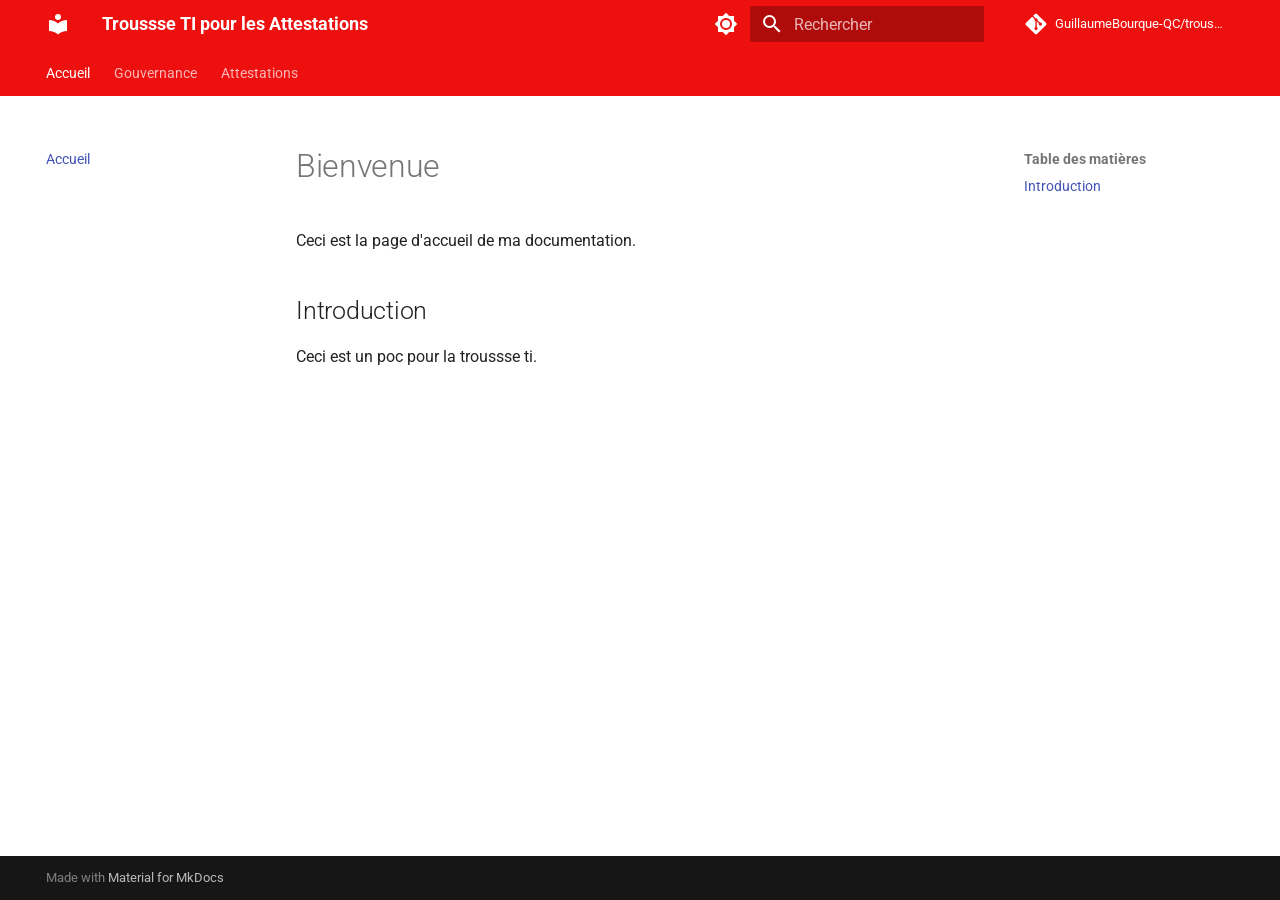
<file: index.html>
<!doctype html>
<html lang="fr" class="no-js">
  <head>
    
      <meta charset="utf-8">
      <meta name="viewport" content="width=device-width,initial-scale=1">
      
      
      
      
      
        <link rel="next" href="gouvernance/">
      
      
      <link rel="icon" href="assets/images/favicon.png">
      <meta name="generator" content="mkdocs-1.6.1, mkdocs-material-9.6.5">
    
    
      
        <title>Troussse TI pour les Attestations</title>
      
    
    
      <link rel="stylesheet" href="assets/stylesheets/main.8608ea7d.min.css">
      
        
        <link rel="stylesheet" href="assets/stylesheets/palette.06af60db.min.css">
      
      


    
    
      
    
    
      
        
        
        <link rel="preconnect" href="https://fonts.gstatic.com" crossorigin>
        <link rel="stylesheet" href="https://fonts.googleapis.com/css?family=Roboto:300,300i,400,400i,700,700i%7CRoboto+Mono:400,400i,700,700i&display=fallback">
        <style>:root{--md-text-font:"Roboto";--md-code-font:"Roboto Mono"}</style>
      
    
    
      <link rel="stylesheet" href="stylesheets/extra.css">
    
    <script>__md_scope=new URL(".",location),__md_hash=e=>[...e].reduce(((e,_)=>(e<<5)-e+_.charCodeAt(0)),0),__md_get=(e,_=localStorage,t=__md_scope)=>JSON.parse(_.getItem(t.pathname+"."+e)),__md_set=(e,_,t=localStorage,a=__md_scope)=>{try{t.setItem(a.pathname+"."+e,JSON.stringify(_))}catch(e){}}</script>
    
      

    
    
    
  </head>
  
  
    
    
      
    
    
    
    
    <body dir="ltr" data-md-color-scheme="qc-piv" data-md-color-primary="indigo" data-md-color-accent="indigo">
  
    
    <input class="md-toggle" data-md-toggle="drawer" type="checkbox" id="__drawer" autocomplete="off">
    <input class="md-toggle" data-md-toggle="search" type="checkbox" id="__search" autocomplete="off">
    <label class="md-overlay" for="__drawer"></label>
    <div data-md-component="skip">
      
        
        <a href="#bienvenue" class="md-skip">
          Aller au contenu
        </a>
      
    </div>
    <div data-md-component="announce">
      
    </div>
    
    
      

<header class="md-header" data-md-component="header">
  <nav class="md-header__inner md-grid" aria-label="En-tête">
    <a href="." title="Troussse TI pour les Attestations" class="md-header__button md-logo" aria-label="Troussse TI pour les Attestations" data-md-component="logo">
      
  
  <svg xmlns="http://www.w3.org/2000/svg" viewBox="0 0 24 24"><path d="M12 8a3 3 0 0 0 3-3 3 3 0 0 0-3-3 3 3 0 0 0-3 3 3 3 0 0 0 3 3m0 3.54C9.64 9.35 6.5 8 3 8v11c3.5 0 6.64 1.35 9 3.54 2.36-2.19 5.5-3.54 9-3.54V8c-3.5 0-6.64 1.35-9 3.54"/></svg>

    </a>
    <label class="md-header__button md-icon" for="__drawer">
      
      <svg xmlns="http://www.w3.org/2000/svg" viewBox="0 0 24 24"><path d="M3 6h18v2H3zm0 5h18v2H3zm0 5h18v2H3z"/></svg>
    </label>
    <div class="md-header__title" data-md-component="header-title">
      <div class="md-header__ellipsis">
        <div class="md-header__topic">
          <span class="md-ellipsis">
            Troussse TI pour les Attestations
          </span>
        </div>
        <div class="md-header__topic" data-md-component="header-topic">
          <span class="md-ellipsis">
            
              Accueil
            
          </span>
        </div>
      </div>
    </div>
    
      
        <form class="md-header__option" data-md-component="palette">
  
    
    
    
    <input class="md-option" data-md-color-media="" data-md-color-scheme="qc-piv" data-md-color-primary="indigo" data-md-color-accent="indigo"  aria-label="Basculer en mode sombre"  type="radio" name="__palette" id="__palette_0">
    
      <label class="md-header__button md-icon" title="Basculer en mode sombre" for="__palette_1" hidden>
        <svg xmlns="http://www.w3.org/2000/svg" viewBox="0 0 24 24"><path d="M12 8a4 4 0 0 0-4 4 4 4 0 0 0 4 4 4 4 0 0 0 4-4 4 4 0 0 0-4-4m0 10a6 6 0 0 1-6-6 6 6 0 0 1 6-6 6 6 0 0 1 6 6 6 6 0 0 1-6 6m8-9.31V4h-4.69L12 .69 8.69 4H4v4.69L.69 12 4 15.31V20h4.69L12 23.31 15.31 20H20v-4.69L23.31 12z"/></svg>
      </label>
    
  
    
    
    
    <input class="md-option" data-md-color-media="" data-md-color-scheme="slate" data-md-color-primary="blue" data-md-color-accent="light-blue"  aria-label="Basculer en mode clair"  type="radio" name="__palette" id="__palette_1">
    
      <label class="md-header__button md-icon" title="Basculer en mode clair" for="__palette_0" hidden>
        <svg xmlns="http://www.w3.org/2000/svg" viewBox="0 0 24 24"><path d="M12 18c-.89 0-1.74-.2-2.5-.55C11.56 16.5 13 14.42 13 12s-1.44-4.5-3.5-5.45C10.26 6.2 11.11 6 12 6a6 6 0 0 1 6 6 6 6 0 0 1-6 6m8-9.31V4h-4.69L12 .69 8.69 4H4v4.69L.69 12 4 15.31V20h4.69L12 23.31 15.31 20H20v-4.69L23.31 12z"/></svg>
      </label>
    
  
</form>
      
    
    
      <script>var palette=__md_get("__palette");if(palette&&palette.color){if("(prefers-color-scheme)"===palette.color.media){var media=matchMedia("(prefers-color-scheme: light)"),input=document.querySelector(media.matches?"[data-md-color-media='(prefers-color-scheme: light)']":"[data-md-color-media='(prefers-color-scheme: dark)']");palette.color.media=input.getAttribute("data-md-color-media"),palette.color.scheme=input.getAttribute("data-md-color-scheme"),palette.color.primary=input.getAttribute("data-md-color-primary"),palette.color.accent=input.getAttribute("data-md-color-accent")}for(var[key,value]of Object.entries(palette.color))document.body.setAttribute("data-md-color-"+key,value)}</script>
    
    
    
      <label class="md-header__button md-icon" for="__search">
        
        <svg xmlns="http://www.w3.org/2000/svg" viewBox="0 0 24 24"><path d="M9.5 3A6.5 6.5 0 0 1 16 9.5c0 1.61-.59 3.09-1.56 4.23l.27.27h.79l5 5-1.5 1.5-5-5v-.79l-.27-.27A6.52 6.52 0 0 1 9.5 16 6.5 6.5 0 0 1 3 9.5 6.5 6.5 0 0 1 9.5 3m0 2C7 5 5 7 5 9.5S7 14 9.5 14 14 12 14 9.5 12 5 9.5 5"/></svg>
      </label>
      <div class="md-search" data-md-component="search" role="dialog">
  <label class="md-search__overlay" for="__search"></label>
  <div class="md-search__inner" role="search">
    <form class="md-search__form" name="search">
      <input type="text" class="md-search__input" name="query" aria-label="Rechercher" placeholder="Rechercher" autocapitalize="off" autocorrect="off" autocomplete="off" spellcheck="false" data-md-component="search-query" required>
      <label class="md-search__icon md-icon" for="__search">
        
        <svg xmlns="http://www.w3.org/2000/svg" viewBox="0 0 24 24"><path d="M9.5 3A6.5 6.5 0 0 1 16 9.5c0 1.61-.59 3.09-1.56 4.23l.27.27h.79l5 5-1.5 1.5-5-5v-.79l-.27-.27A6.52 6.52 0 0 1 9.5 16 6.5 6.5 0 0 1 3 9.5 6.5 6.5 0 0 1 9.5 3m0 2C7 5 5 7 5 9.5S7 14 9.5 14 14 12 14 9.5 12 5 9.5 5"/></svg>
        
        <svg xmlns="http://www.w3.org/2000/svg" viewBox="0 0 24 24"><path d="M20 11v2H8l5.5 5.5-1.42 1.42L4.16 12l7.92-7.92L13.5 5.5 8 11z"/></svg>
      </label>
      <nav class="md-search__options" aria-label="Recherche">
        
        <button type="reset" class="md-search__icon md-icon" title="Effacer" aria-label="Effacer" tabindex="-1">
          
          <svg xmlns="http://www.w3.org/2000/svg" viewBox="0 0 24 24"><path d="M19 6.41 17.59 5 12 10.59 6.41 5 5 6.41 10.59 12 5 17.59 6.41 19 12 13.41 17.59 19 19 17.59 13.41 12z"/></svg>
        </button>
      </nav>
      
    </form>
    <div class="md-search__output">
      <div class="md-search__scrollwrap" tabindex="0" data-md-scrollfix>
        <div class="md-search-result" data-md-component="search-result">
          <div class="md-search-result__meta">
            Initialisation de la recherche
          </div>
          <ol class="md-search-result__list" role="presentation"></ol>
        </div>
      </div>
    </div>
  </div>
</div>
    
    
      <div class="md-header__source">
        <a href="https://github.com/GuillaumeBourque-QC/trousse-techno" title="Aller au dépôt" class="md-source" data-md-component="source">
  <div class="md-source__icon md-icon">
    
    <svg xmlns="http://www.w3.org/2000/svg" viewBox="0 0 448 512"><!--! Font Awesome Free 6.7.2 by @fontawesome - https://fontawesome.com License - https://fontawesome.com/license/free (Icons: CC BY 4.0, Fonts: SIL OFL 1.1, Code: MIT License) Copyright 2024 Fonticons, Inc.--><path d="M439.55 236.05 244 40.45a28.87 28.87 0 0 0-40.81 0l-40.66 40.63 51.52 51.52c27.06-9.14 52.68 16.77 43.39 43.68l49.66 49.66c34.23-11.8 61.18 31 35.47 56.69-26.49 26.49-70.21-2.87-56-37.34L240.22 199v121.85c25.3 12.54 22.26 41.85 9.08 55a34.34 34.34 0 0 1-48.55 0c-17.57-17.6-11.07-46.91 11.25-56v-123c-20.8-8.51-24.6-30.74-18.64-45L142.57 101 8.45 235.14a28.86 28.86 0 0 0 0 40.81l195.61 195.6a28.86 28.86 0 0 0 40.8 0l194.69-194.69a28.86 28.86 0 0 0 0-40.81"/></svg>
  </div>
  <div class="md-source__repository">
    GuillaumeBourque-QC/trousse-techno
  </div>
</a>
      </div>
    
  </nav>
  
</header>
    
    <div class="md-container" data-md-component="container">
      
      
        
          
            
<nav class="md-tabs" aria-label="Onglets" data-md-component="tabs">
  <div class="md-grid">
    <ul class="md-tabs__list">
      
        
  
  
    
  
  
    <li class="md-tabs__item md-tabs__item--active">
      <a href="." class="md-tabs__link">
        
  
    
  
  Accueil

      </a>
    </li>
  

      
        
  
  
  
    
    
      <li class="md-tabs__item">
        <a href="gouvernance/" class="md-tabs__link">
          
  
  Gouvernance

        </a>
      </li>
    
  

      
        
  
  
  
    
    
      <li class="md-tabs__item">
        <a href="attestations/" class="md-tabs__link">
          
  
  Attestations

        </a>
      </li>
    
  

      
    </ul>
  </div>
</nav>
          
        
      
      <main class="md-main" data-md-component="main">
        <div class="md-main__inner md-grid">
          
            
              
              <div class="md-sidebar md-sidebar--primary" data-md-component="sidebar" data-md-type="navigation" >
                <div class="md-sidebar__scrollwrap">
                  <div class="md-sidebar__inner">
                    


  


<nav class="md-nav md-nav--primary md-nav--lifted" aria-label="Navigation" data-md-level="0">
  <label class="md-nav__title" for="__drawer">
    <a href="." title="Troussse TI pour les Attestations" class="md-nav__button md-logo" aria-label="Troussse TI pour les Attestations" data-md-component="logo">
      
  
  <svg xmlns="http://www.w3.org/2000/svg" viewBox="0 0 24 24"><path d="M12 8a3 3 0 0 0 3-3 3 3 0 0 0-3-3 3 3 0 0 0-3 3 3 3 0 0 0 3 3m0 3.54C9.64 9.35 6.5 8 3 8v11c3.5 0 6.64 1.35 9 3.54 2.36-2.19 5.5-3.54 9-3.54V8c-3.5 0-6.64 1.35-9 3.54"/></svg>

    </a>
    Troussse TI pour les Attestations
  </label>
  
    <div class="md-nav__source">
      <a href="https://github.com/GuillaumeBourque-QC/trousse-techno" title="Aller au dépôt" class="md-source" data-md-component="source">
  <div class="md-source__icon md-icon">
    
    <svg xmlns="http://www.w3.org/2000/svg" viewBox="0 0 448 512"><!--! Font Awesome Free 6.7.2 by @fontawesome - https://fontawesome.com License - https://fontawesome.com/license/free (Icons: CC BY 4.0, Fonts: SIL OFL 1.1, Code: MIT License) Copyright 2024 Fonticons, Inc.--><path d="M439.55 236.05 244 40.45a28.87 28.87 0 0 0-40.81 0l-40.66 40.63 51.52 51.52c27.06-9.14 52.68 16.77 43.39 43.68l49.66 49.66c34.23-11.8 61.18 31 35.47 56.69-26.49 26.49-70.21-2.87-56-37.34L240.22 199v121.85c25.3 12.54 22.26 41.85 9.08 55a34.34 34.34 0 0 1-48.55 0c-17.57-17.6-11.07-46.91 11.25-56v-123c-20.8-8.51-24.6-30.74-18.64-45L142.57 101 8.45 235.14a28.86 28.86 0 0 0 0 40.81l195.61 195.6a28.86 28.86 0 0 0 40.8 0l194.69-194.69a28.86 28.86 0 0 0 0-40.81"/></svg>
  </div>
  <div class="md-source__repository">
    GuillaumeBourque-QC/trousse-techno
  </div>
</a>
    </div>
  
  <ul class="md-nav__list" data-md-scrollfix>
    
      
      
  
  
    
  
  
  
    <li class="md-nav__item md-nav__item--active">
      
      <input class="md-nav__toggle md-toggle" type="checkbox" id="__toc">
      
      
        
      
      
        <label class="md-nav__link md-nav__link--active" for="__toc">
          
  
  <span class="md-ellipsis">
    Accueil
    
  </span>
  

          <span class="md-nav__icon md-icon"></span>
        </label>
      
      <a href="." class="md-nav__link md-nav__link--active">
        
  
  <span class="md-ellipsis">
    Accueil
    
  </span>
  

      </a>
      
        

<nav class="md-nav md-nav--secondary" aria-label="Table des matières">
  
  
  
    
  
  
    <label class="md-nav__title" for="__toc">
      <span class="md-nav__icon md-icon"></span>
      Table des matières
    </label>
    <ul class="md-nav__list" data-md-component="toc" data-md-scrollfix>
      
        <li class="md-nav__item">
  <a href="#introduction" class="md-nav__link">
    <span class="md-ellipsis">
      Introduction
    </span>
  </a>
  
</li>
      
    </ul>
  
</nav>
      
    </li>
  

    
      
      
  
  
  
  
    
    
    
      
      
        
      
    
    
    <li class="md-nav__item md-nav__item--nested">
      
        
        
        <input class="md-nav__toggle md-toggle " type="checkbox" id="__nav_2" >
        
          
          <label class="md-nav__link" for="__nav_2" id="__nav_2_label" tabindex="0">
            
  
  <span class="md-ellipsis">
    Gouvernance
    
  </span>
  

            <span class="md-nav__icon md-icon"></span>
          </label>
        
        <nav class="md-nav" data-md-level="1" aria-labelledby="__nav_2_label" aria-expanded="false">
          <label class="md-nav__title" for="__nav_2">
            <span class="md-nav__icon md-icon"></span>
            Gouvernance
          </label>
          <ul class="md-nav__list" data-md-scrollfix>
            
              
                
  
  
  
  
    <li class="md-nav__item">
      <a href="gouvernance/" class="md-nav__link">
        
  
  <span class="md-ellipsis">
    Gouvernance
    
  </span>
  

      </a>
    </li>
  

              
            
              
                
  
  
  
  
    <li class="md-nav__item">
      <a href="gouvernance/definitions/" class="md-nav__link">
        
  
  <span class="md-ellipsis">
    Définitions
    
  </span>
  

      </a>
    </li>
  

              
            
              
                
  
  
  
  
    <li class="md-nav__item">
      <a href="gouvernance/reglementation/" class="md-nav__link">
        
  
  <span class="md-ellipsis">
    Réglementation
    
  </span>
  

      </a>
    </li>
  

              
            
              
                
  
  
  
  
    <li class="md-nav__item">
      <a href="gouvernance/collaboration/" class="md-nav__link">
        
  
  <span class="md-ellipsis">
    Collaboration
    
  </span>
  

      </a>
    </li>
  

              
            
          </ul>
        </nav>
      
    </li>
  

    
      
      
  
  
  
  
    
    
    
      
      
        
      
    
    
    <li class="md-nav__item md-nav__item--nested">
      
        
        
        <input class="md-nav__toggle md-toggle " type="checkbox" id="__nav_3" >
        
          
          <label class="md-nav__link" for="__nav_3" id="__nav_3_label" tabindex="0">
            
  
  <span class="md-ellipsis">
    Attestations
    
  </span>
  

            <span class="md-nav__icon md-icon"></span>
          </label>
        
        <nav class="md-nav" data-md-level="1" aria-labelledby="__nav_3_label" aria-expanded="false">
          <label class="md-nav__title" for="__nav_3">
            <span class="md-nav__icon md-icon"></span>
            Attestations
          </label>
          <ul class="md-nav__list" data-md-scrollfix>
            
              
                
  
  
  
  
    <li class="md-nav__item">
      <a href="attestations/" class="md-nav__link">
        
  
  <span class="md-ellipsis">
    Attestations
    
  </span>
  

      </a>
    </li>
  

              
            
              
                
  
  
  
  
    <li class="md-nav__item">
      <a href="attestations/emetteur/" class="md-nav__link">
        
  
  <span class="md-ellipsis">
    Emetteurs
    
  </span>
  

      </a>
    </li>
  

              
            
              
                
  
  
  
  
    <li class="md-nav__item">
      <a href="attestations/verificateur/" class="md-nav__link">
        
  
  <span class="md-ellipsis">
    Vérificateurs
    
  </span>
  

      </a>
    </li>
  

              
            
          </ul>
        </nav>
      
    </li>
  

    
  </ul>
</nav>
                  </div>
                </div>
              </div>
            
            
              
              <div class="md-sidebar md-sidebar--secondary" data-md-component="sidebar" data-md-type="toc" >
                <div class="md-sidebar__scrollwrap">
                  <div class="md-sidebar__inner">
                    

<nav class="md-nav md-nav--secondary" aria-label="Table des matières">
  
  
  
    
  
  
    <label class="md-nav__title" for="__toc">
      <span class="md-nav__icon md-icon"></span>
      Table des matières
    </label>
    <ul class="md-nav__list" data-md-component="toc" data-md-scrollfix>
      
        <li class="md-nav__item">
  <a href="#introduction" class="md-nav__link">
    <span class="md-ellipsis">
      Introduction
    </span>
  </a>
  
</li>
      
    </ul>
  
</nav>
                  </div>
                </div>
              </div>
            
          
          
            <div class="md-content" data-md-component="content">
              <article class="md-content__inner md-typeset">
                
                  


  
  


<h1 id="bienvenue">Bienvenue</h1>
<p>Ceci est la page d'accueil de ma documentation.</p>
<h2 id="introduction">Introduction</h2>
<p>Ceci est un poc pour la troussse ti.</p>












                
              </article>
            </div>
          
          
<script>var target=document.getElementById(location.hash.slice(1));target&&target.name&&(target.checked=target.name.startsWith("__tabbed_"))</script>
        </div>
        
          <button type="button" class="md-top md-icon" data-md-component="top" hidden>
  
  <svg xmlns="http://www.w3.org/2000/svg" viewBox="0 0 24 24"><path d="M13 20h-2V8l-5.5 5.5-1.42-1.42L12 4.16l7.92 7.92-1.42 1.42L13 8z"/></svg>
  Retour en haut de la page
</button>
        
      </main>
      
        <footer class="md-footer">
  
  <div class="md-footer-meta md-typeset">
    <div class="md-footer-meta__inner md-grid">
      <div class="md-copyright">
  
  
    Made with
    <a href="https://squidfunk.github.io/mkdocs-material/" target="_blank" rel="noopener">
      Material for MkDocs
    </a>
  
</div>
      
    </div>
  </div>
</footer>
      
    </div>
    <div class="md-dialog" data-md-component="dialog">
      <div class="md-dialog__inner md-typeset"></div>
    </div>
    
    
    <script id="__config" type="application/json">{"base": ".", "features": ["navigation.tabs", "navigation.sections", "navigation.top"], "search": "assets/javascripts/workers/search.f8cc74c7.min.js", "translations": {"clipboard.copied": "Copi\u00e9 dans le presse-papier", "clipboard.copy": "Copier dans le presse-papier", "search.result.more.one": "1 de plus sur cette page", "search.result.more.other": "# de plus sur cette page", "search.result.none": "Aucun document trouv\u00e9", "search.result.one": "1 document trouv\u00e9", "search.result.other": "# documents trouv\u00e9s", "search.result.placeholder": "Taper pour d\u00e9marrer la recherche", "search.result.term.missing": "Non trouv\u00e9", "select.version": "S\u00e9lectionner la version"}}</script>
    
    
      <script src="assets/javascripts/bundle.f1b6f286.min.js"></script>
      
    
  </body>
</html>
</file>
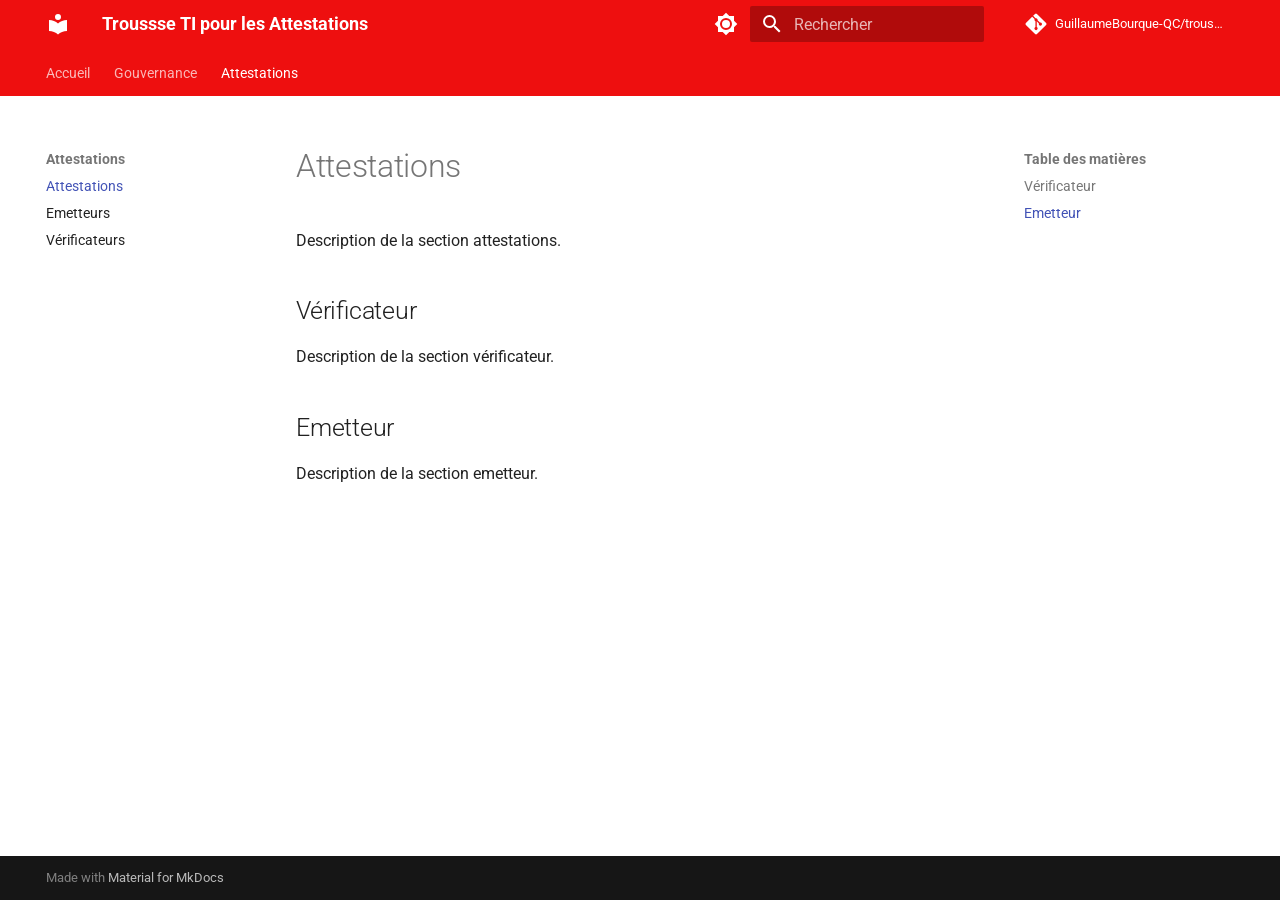
<file: attestations/index.html>
<!doctype html>
<html lang="fr" class="no-js">
  <head>
    
      <meta charset="utf-8">
      <meta name="viewport" content="width=device-width,initial-scale=1">
      
      
      
      
        <link rel="prev" href="../gouvernance/collaboration/">
      
      
        <link rel="next" href="emetteur/">
      
      
      <link rel="icon" href="../assets/images/favicon.png">
      <meta name="generator" content="mkdocs-1.6.1, mkdocs-material-9.6.5">
    
    
      
        <title>Attestations - Troussse TI pour les Attestations</title>
      
    
    
      <link rel="stylesheet" href="../assets/stylesheets/main.8608ea7d.min.css">
      
        
        <link rel="stylesheet" href="../assets/stylesheets/palette.06af60db.min.css">
      
      


    
    
      
    
    
      
        
        
        <link rel="preconnect" href="https://fonts.gstatic.com" crossorigin>
        <link rel="stylesheet" href="https://fonts.googleapis.com/css?family=Roboto:300,300i,400,400i,700,700i%7CRoboto+Mono:400,400i,700,700i&display=fallback">
        <style>:root{--md-text-font:"Roboto";--md-code-font:"Roboto Mono"}</style>
      
    
    
      <link rel="stylesheet" href="../stylesheets/extra.css">
    
    <script>__md_scope=new URL("..",location),__md_hash=e=>[...e].reduce(((e,_)=>(e<<5)-e+_.charCodeAt(0)),0),__md_get=(e,_=localStorage,t=__md_scope)=>JSON.parse(_.getItem(t.pathname+"."+e)),__md_set=(e,_,t=localStorage,a=__md_scope)=>{try{t.setItem(a.pathname+"."+e,JSON.stringify(_))}catch(e){}}</script>
    
      

    
    
    
  </head>
  
  
    
    
      
    
    
    
    
    <body dir="ltr" data-md-color-scheme="qc-piv" data-md-color-primary="indigo" data-md-color-accent="indigo">
  
    
    <input class="md-toggle" data-md-toggle="drawer" type="checkbox" id="__drawer" autocomplete="off">
    <input class="md-toggle" data-md-toggle="search" type="checkbox" id="__search" autocomplete="off">
    <label class="md-overlay" for="__drawer"></label>
    <div data-md-component="skip">
      
        
        <a href="#attestations" class="md-skip">
          Aller au contenu
        </a>
      
    </div>
    <div data-md-component="announce">
      
    </div>
    
    
      

<header class="md-header" data-md-component="header">
  <nav class="md-header__inner md-grid" aria-label="En-tête">
    <a href=".." title="Troussse TI pour les Attestations" class="md-header__button md-logo" aria-label="Troussse TI pour les Attestations" data-md-component="logo">
      
  
  <svg xmlns="http://www.w3.org/2000/svg" viewBox="0 0 24 24"><path d="M12 8a3 3 0 0 0 3-3 3 3 0 0 0-3-3 3 3 0 0 0-3 3 3 3 0 0 0 3 3m0 3.54C9.64 9.35 6.5 8 3 8v11c3.5 0 6.64 1.35 9 3.54 2.36-2.19 5.5-3.54 9-3.54V8c-3.5 0-6.64 1.35-9 3.54"/></svg>

    </a>
    <label class="md-header__button md-icon" for="__drawer">
      
      <svg xmlns="http://www.w3.org/2000/svg" viewBox="0 0 24 24"><path d="M3 6h18v2H3zm0 5h18v2H3zm0 5h18v2H3z"/></svg>
    </label>
    <div class="md-header__title" data-md-component="header-title">
      <div class="md-header__ellipsis">
        <div class="md-header__topic">
          <span class="md-ellipsis">
            Troussse TI pour les Attestations
          </span>
        </div>
        <div class="md-header__topic" data-md-component="header-topic">
          <span class="md-ellipsis">
            
              Attestations
            
          </span>
        </div>
      </div>
    </div>
    
      
        <form class="md-header__option" data-md-component="palette">
  
    
    
    
    <input class="md-option" data-md-color-media="" data-md-color-scheme="qc-piv" data-md-color-primary="indigo" data-md-color-accent="indigo"  aria-label="Basculer en mode sombre"  type="radio" name="__palette" id="__palette_0">
    
      <label class="md-header__button md-icon" title="Basculer en mode sombre" for="__palette_1" hidden>
        <svg xmlns="http://www.w3.org/2000/svg" viewBox="0 0 24 24"><path d="M12 8a4 4 0 0 0-4 4 4 4 0 0 0 4 4 4 4 0 0 0 4-4 4 4 0 0 0-4-4m0 10a6 6 0 0 1-6-6 6 6 0 0 1 6-6 6 6 0 0 1 6 6 6 6 0 0 1-6 6m8-9.31V4h-4.69L12 .69 8.69 4H4v4.69L.69 12 4 15.31V20h4.69L12 23.31 15.31 20H20v-4.69L23.31 12z"/></svg>
      </label>
    
  
    
    
    
    <input class="md-option" data-md-color-media="" data-md-color-scheme="slate" data-md-color-primary="blue" data-md-color-accent="light-blue"  aria-label="Basculer en mode clair"  type="radio" name="__palette" id="__palette_1">
    
      <label class="md-header__button md-icon" title="Basculer en mode clair" for="__palette_0" hidden>
        <svg xmlns="http://www.w3.org/2000/svg" viewBox="0 0 24 24"><path d="M12 18c-.89 0-1.74-.2-2.5-.55C11.56 16.5 13 14.42 13 12s-1.44-4.5-3.5-5.45C10.26 6.2 11.11 6 12 6a6 6 0 0 1 6 6 6 6 0 0 1-6 6m8-9.31V4h-4.69L12 .69 8.69 4H4v4.69L.69 12 4 15.31V20h4.69L12 23.31 15.31 20H20v-4.69L23.31 12z"/></svg>
      </label>
    
  
</form>
      
    
    
      <script>var palette=__md_get("__palette");if(palette&&palette.color){if("(prefers-color-scheme)"===palette.color.media){var media=matchMedia("(prefers-color-scheme: light)"),input=document.querySelector(media.matches?"[data-md-color-media='(prefers-color-scheme: light)']":"[data-md-color-media='(prefers-color-scheme: dark)']");palette.color.media=input.getAttribute("data-md-color-media"),palette.color.scheme=input.getAttribute("data-md-color-scheme"),palette.color.primary=input.getAttribute("data-md-color-primary"),palette.color.accent=input.getAttribute("data-md-color-accent")}for(var[key,value]of Object.entries(palette.color))document.body.setAttribute("data-md-color-"+key,value)}</script>
    
    
    
      <label class="md-header__button md-icon" for="__search">
        
        <svg xmlns="http://www.w3.org/2000/svg" viewBox="0 0 24 24"><path d="M9.5 3A6.5 6.5 0 0 1 16 9.5c0 1.61-.59 3.09-1.56 4.23l.27.27h.79l5 5-1.5 1.5-5-5v-.79l-.27-.27A6.52 6.52 0 0 1 9.5 16 6.5 6.5 0 0 1 3 9.5 6.5 6.5 0 0 1 9.5 3m0 2C7 5 5 7 5 9.5S7 14 9.5 14 14 12 14 9.5 12 5 9.5 5"/></svg>
      </label>
      <div class="md-search" data-md-component="search" role="dialog">
  <label class="md-search__overlay" for="__search"></label>
  <div class="md-search__inner" role="search">
    <form class="md-search__form" name="search">
      <input type="text" class="md-search__input" name="query" aria-label="Rechercher" placeholder="Rechercher" autocapitalize="off" autocorrect="off" autocomplete="off" spellcheck="false" data-md-component="search-query" required>
      <label class="md-search__icon md-icon" for="__search">
        
        <svg xmlns="http://www.w3.org/2000/svg" viewBox="0 0 24 24"><path d="M9.5 3A6.5 6.5 0 0 1 16 9.5c0 1.61-.59 3.09-1.56 4.23l.27.27h.79l5 5-1.5 1.5-5-5v-.79l-.27-.27A6.52 6.52 0 0 1 9.5 16 6.5 6.5 0 0 1 3 9.5 6.5 6.5 0 0 1 9.5 3m0 2C7 5 5 7 5 9.5S7 14 9.5 14 14 12 14 9.5 12 5 9.5 5"/></svg>
        
        <svg xmlns="http://www.w3.org/2000/svg" viewBox="0 0 24 24"><path d="M20 11v2H8l5.5 5.5-1.42 1.42L4.16 12l7.92-7.92L13.5 5.5 8 11z"/></svg>
      </label>
      <nav class="md-search__options" aria-label="Recherche">
        
        <button type="reset" class="md-search__icon md-icon" title="Effacer" aria-label="Effacer" tabindex="-1">
          
          <svg xmlns="http://www.w3.org/2000/svg" viewBox="0 0 24 24"><path d="M19 6.41 17.59 5 12 10.59 6.41 5 5 6.41 10.59 12 5 17.59 6.41 19 12 13.41 17.59 19 19 17.59 13.41 12z"/></svg>
        </button>
      </nav>
      
    </form>
    <div class="md-search__output">
      <div class="md-search__scrollwrap" tabindex="0" data-md-scrollfix>
        <div class="md-search-result" data-md-component="search-result">
          <div class="md-search-result__meta">
            Initialisation de la recherche
          </div>
          <ol class="md-search-result__list" role="presentation"></ol>
        </div>
      </div>
    </div>
  </div>
</div>
    
    
      <div class="md-header__source">
        <a href="https://github.com/GuillaumeBourque-QC/trousse-techno" title="Aller au dépôt" class="md-source" data-md-component="source">
  <div class="md-source__icon md-icon">
    
    <svg xmlns="http://www.w3.org/2000/svg" viewBox="0 0 448 512"><!--! Font Awesome Free 6.7.2 by @fontawesome - https://fontawesome.com License - https://fontawesome.com/license/free (Icons: CC BY 4.0, Fonts: SIL OFL 1.1, Code: MIT License) Copyright 2024 Fonticons, Inc.--><path d="M439.55 236.05 244 40.45a28.87 28.87 0 0 0-40.81 0l-40.66 40.63 51.52 51.52c27.06-9.14 52.68 16.77 43.39 43.68l49.66 49.66c34.23-11.8 61.18 31 35.47 56.69-26.49 26.49-70.21-2.87-56-37.34L240.22 199v121.85c25.3 12.54 22.26 41.85 9.08 55a34.34 34.34 0 0 1-48.55 0c-17.57-17.6-11.07-46.91 11.25-56v-123c-20.8-8.51-24.6-30.74-18.64-45L142.57 101 8.45 235.14a28.86 28.86 0 0 0 0 40.81l195.61 195.6a28.86 28.86 0 0 0 40.8 0l194.69-194.69a28.86 28.86 0 0 0 0-40.81"/></svg>
  </div>
  <div class="md-source__repository">
    GuillaumeBourque-QC/trousse-techno
  </div>
</a>
      </div>
    
  </nav>
  
</header>
    
    <div class="md-container" data-md-component="container">
      
      
        
          
            
<nav class="md-tabs" aria-label="Onglets" data-md-component="tabs">
  <div class="md-grid">
    <ul class="md-tabs__list">
      
        
  
  
  
    <li class="md-tabs__item">
      <a href=".." class="md-tabs__link">
        
  
    
  
  Accueil

      </a>
    </li>
  

      
        
  
  
  
    
    
      <li class="md-tabs__item">
        <a href="../gouvernance/" class="md-tabs__link">
          
  
  Gouvernance

        </a>
      </li>
    
  

      
        
  
  
    
  
  
    
    
      <li class="md-tabs__item md-tabs__item--active">
        <a href="./" class="md-tabs__link">
          
  
  Attestations

        </a>
      </li>
    
  

      
    </ul>
  </div>
</nav>
          
        
      
      <main class="md-main" data-md-component="main">
        <div class="md-main__inner md-grid">
          
            
              
              <div class="md-sidebar md-sidebar--primary" data-md-component="sidebar" data-md-type="navigation" >
                <div class="md-sidebar__scrollwrap">
                  <div class="md-sidebar__inner">
                    


  


<nav class="md-nav md-nav--primary md-nav--lifted" aria-label="Navigation" data-md-level="0">
  <label class="md-nav__title" for="__drawer">
    <a href=".." title="Troussse TI pour les Attestations" class="md-nav__button md-logo" aria-label="Troussse TI pour les Attestations" data-md-component="logo">
      
  
  <svg xmlns="http://www.w3.org/2000/svg" viewBox="0 0 24 24"><path d="M12 8a3 3 0 0 0 3-3 3 3 0 0 0-3-3 3 3 0 0 0-3 3 3 3 0 0 0 3 3m0 3.54C9.64 9.35 6.5 8 3 8v11c3.5 0 6.64 1.35 9 3.54 2.36-2.19 5.5-3.54 9-3.54V8c-3.5 0-6.64 1.35-9 3.54"/></svg>

    </a>
    Troussse TI pour les Attestations
  </label>
  
    <div class="md-nav__source">
      <a href="https://github.com/GuillaumeBourque-QC/trousse-techno" title="Aller au dépôt" class="md-source" data-md-component="source">
  <div class="md-source__icon md-icon">
    
    <svg xmlns="http://www.w3.org/2000/svg" viewBox="0 0 448 512"><!--! Font Awesome Free 6.7.2 by @fontawesome - https://fontawesome.com License - https://fontawesome.com/license/free (Icons: CC BY 4.0, Fonts: SIL OFL 1.1, Code: MIT License) Copyright 2024 Fonticons, Inc.--><path d="M439.55 236.05 244 40.45a28.87 28.87 0 0 0-40.81 0l-40.66 40.63 51.52 51.52c27.06-9.14 52.68 16.77 43.39 43.68l49.66 49.66c34.23-11.8 61.18 31 35.47 56.69-26.49 26.49-70.21-2.87-56-37.34L240.22 199v121.85c25.3 12.54 22.26 41.85 9.08 55a34.34 34.34 0 0 1-48.55 0c-17.57-17.6-11.07-46.91 11.25-56v-123c-20.8-8.51-24.6-30.74-18.64-45L142.57 101 8.45 235.14a28.86 28.86 0 0 0 0 40.81l195.61 195.6a28.86 28.86 0 0 0 40.8 0l194.69-194.69a28.86 28.86 0 0 0 0-40.81"/></svg>
  </div>
  <div class="md-source__repository">
    GuillaumeBourque-QC/trousse-techno
  </div>
</a>
    </div>
  
  <ul class="md-nav__list" data-md-scrollfix>
    
      
      
  
  
  
  
    <li class="md-nav__item">
      <a href=".." class="md-nav__link">
        
  
  <span class="md-ellipsis">
    Accueil
    
  </span>
  

      </a>
    </li>
  

    
      
      
  
  
  
  
    
    
    
      
      
        
      
    
    
    <li class="md-nav__item md-nav__item--nested">
      
        
        
        <input class="md-nav__toggle md-toggle " type="checkbox" id="__nav_2" >
        
          
          <label class="md-nav__link" for="__nav_2" id="__nav_2_label" tabindex="0">
            
  
  <span class="md-ellipsis">
    Gouvernance
    
  </span>
  

            <span class="md-nav__icon md-icon"></span>
          </label>
        
        <nav class="md-nav" data-md-level="1" aria-labelledby="__nav_2_label" aria-expanded="false">
          <label class="md-nav__title" for="__nav_2">
            <span class="md-nav__icon md-icon"></span>
            Gouvernance
          </label>
          <ul class="md-nav__list" data-md-scrollfix>
            
              
                
  
  
  
  
    <li class="md-nav__item">
      <a href="../gouvernance/" class="md-nav__link">
        
  
  <span class="md-ellipsis">
    Gouvernance
    
  </span>
  

      </a>
    </li>
  

              
            
              
                
  
  
  
  
    <li class="md-nav__item">
      <a href="../gouvernance/definitions/" class="md-nav__link">
        
  
  <span class="md-ellipsis">
    Définitions
    
  </span>
  

      </a>
    </li>
  

              
            
              
                
  
  
  
  
    <li class="md-nav__item">
      <a href="../gouvernance/reglementation/" class="md-nav__link">
        
  
  <span class="md-ellipsis">
    Réglementation
    
  </span>
  

      </a>
    </li>
  

              
            
              
                
  
  
  
  
    <li class="md-nav__item">
      <a href="../gouvernance/collaboration/" class="md-nav__link">
        
  
  <span class="md-ellipsis">
    Collaboration
    
  </span>
  

      </a>
    </li>
  

              
            
          </ul>
        </nav>
      
    </li>
  

    
      
      
  
  
    
  
  
  
    
    
    
      
        
        
      
      
        
      
    
    
    <li class="md-nav__item md-nav__item--active md-nav__item--section md-nav__item--nested">
      
        
        
        <input class="md-nav__toggle md-toggle " type="checkbox" id="__nav_3" checked>
        
          
          <label class="md-nav__link" for="__nav_3" id="__nav_3_label" tabindex="">
            
  
  <span class="md-ellipsis">
    Attestations
    
  </span>
  

            <span class="md-nav__icon md-icon"></span>
          </label>
        
        <nav class="md-nav" data-md-level="1" aria-labelledby="__nav_3_label" aria-expanded="true">
          <label class="md-nav__title" for="__nav_3">
            <span class="md-nav__icon md-icon"></span>
            Attestations
          </label>
          <ul class="md-nav__list" data-md-scrollfix>
            
              
                
  
  
    
  
  
  
    <li class="md-nav__item md-nav__item--active">
      
      <input class="md-nav__toggle md-toggle" type="checkbox" id="__toc">
      
      
        
      
      
        <label class="md-nav__link md-nav__link--active" for="__toc">
          
  
  <span class="md-ellipsis">
    Attestations
    
  </span>
  

          <span class="md-nav__icon md-icon"></span>
        </label>
      
      <a href="./" class="md-nav__link md-nav__link--active">
        
  
  <span class="md-ellipsis">
    Attestations
    
  </span>
  

      </a>
      
        

<nav class="md-nav md-nav--secondary" aria-label="Table des matières">
  
  
  
    
  
  
    <label class="md-nav__title" for="__toc">
      <span class="md-nav__icon md-icon"></span>
      Table des matières
    </label>
    <ul class="md-nav__list" data-md-component="toc" data-md-scrollfix>
      
        <li class="md-nav__item">
  <a href="#verificateur" class="md-nav__link">
    <span class="md-ellipsis">
      Vérificateur
    </span>
  </a>
  
</li>
      
        <li class="md-nav__item">
  <a href="#emetteur" class="md-nav__link">
    <span class="md-ellipsis">
      Emetteur
    </span>
  </a>
  
</li>
      
    </ul>
  
</nav>
      
    </li>
  

              
            
              
                
  
  
  
  
    <li class="md-nav__item">
      <a href="emetteur/" class="md-nav__link">
        
  
  <span class="md-ellipsis">
    Emetteurs
    
  </span>
  

      </a>
    </li>
  

              
            
              
                
  
  
  
  
    <li class="md-nav__item">
      <a href="verificateur/" class="md-nav__link">
        
  
  <span class="md-ellipsis">
    Vérificateurs
    
  </span>
  

      </a>
    </li>
  

              
            
          </ul>
        </nav>
      
    </li>
  

    
  </ul>
</nav>
                  </div>
                </div>
              </div>
            
            
              
              <div class="md-sidebar md-sidebar--secondary" data-md-component="sidebar" data-md-type="toc" >
                <div class="md-sidebar__scrollwrap">
                  <div class="md-sidebar__inner">
                    

<nav class="md-nav md-nav--secondary" aria-label="Table des matières">
  
  
  
    
  
  
    <label class="md-nav__title" for="__toc">
      <span class="md-nav__icon md-icon"></span>
      Table des matières
    </label>
    <ul class="md-nav__list" data-md-component="toc" data-md-scrollfix>
      
        <li class="md-nav__item">
  <a href="#verificateur" class="md-nav__link">
    <span class="md-ellipsis">
      Vérificateur
    </span>
  </a>
  
</li>
      
        <li class="md-nav__item">
  <a href="#emetteur" class="md-nav__link">
    <span class="md-ellipsis">
      Emetteur
    </span>
  </a>
  
</li>
      
    </ul>
  
</nav>
                  </div>
                </div>
              </div>
            
          
          
            <div class="md-content" data-md-component="content">
              <article class="md-content__inner md-typeset">
                
                  


  
  


<h1 id="attestations">Attestations</h1>
<p>Description de la section attestations.</p>
<h2 id="verificateur">Vérificateur</h2>
<p>Description de la section vérificateur.</p>
<h2 id="emetteur">Emetteur</h2>
<p>Description de la section emetteur.</p>












                
              </article>
            </div>
          
          
<script>var target=document.getElementById(location.hash.slice(1));target&&target.name&&(target.checked=target.name.startsWith("__tabbed_"))</script>
        </div>
        
          <button type="button" class="md-top md-icon" data-md-component="top" hidden>
  
  <svg xmlns="http://www.w3.org/2000/svg" viewBox="0 0 24 24"><path d="M13 20h-2V8l-5.5 5.5-1.42-1.42L12 4.16l7.92 7.92-1.42 1.42L13 8z"/></svg>
  Retour en haut de la page
</button>
        
      </main>
      
        <footer class="md-footer">
  
  <div class="md-footer-meta md-typeset">
    <div class="md-footer-meta__inner md-grid">
      <div class="md-copyright">
  
  
    Made with
    <a href="https://squidfunk.github.io/mkdocs-material/" target="_blank" rel="noopener">
      Material for MkDocs
    </a>
  
</div>
      
    </div>
  </div>
</footer>
      
    </div>
    <div class="md-dialog" data-md-component="dialog">
      <div class="md-dialog__inner md-typeset"></div>
    </div>
    
    
    <script id="__config" type="application/json">{"base": "..", "features": ["navigation.tabs", "navigation.sections", "navigation.top"], "search": "../assets/javascripts/workers/search.f8cc74c7.min.js", "translations": {"clipboard.copied": "Copi\u00e9 dans le presse-papier", "clipboard.copy": "Copier dans le presse-papier", "search.result.more.one": "1 de plus sur cette page", "search.result.more.other": "# de plus sur cette page", "search.result.none": "Aucun document trouv\u00e9", "search.result.one": "1 document trouv\u00e9", "search.result.other": "# documents trouv\u00e9s", "search.result.placeholder": "Taper pour d\u00e9marrer la recherche", "search.result.term.missing": "Non trouv\u00e9", "select.version": "S\u00e9lectionner la version"}}</script>
    
    
      <script src="../assets/javascripts/bundle.f1b6f286.min.js"></script>
      
    
  </body>
</html>
</file>
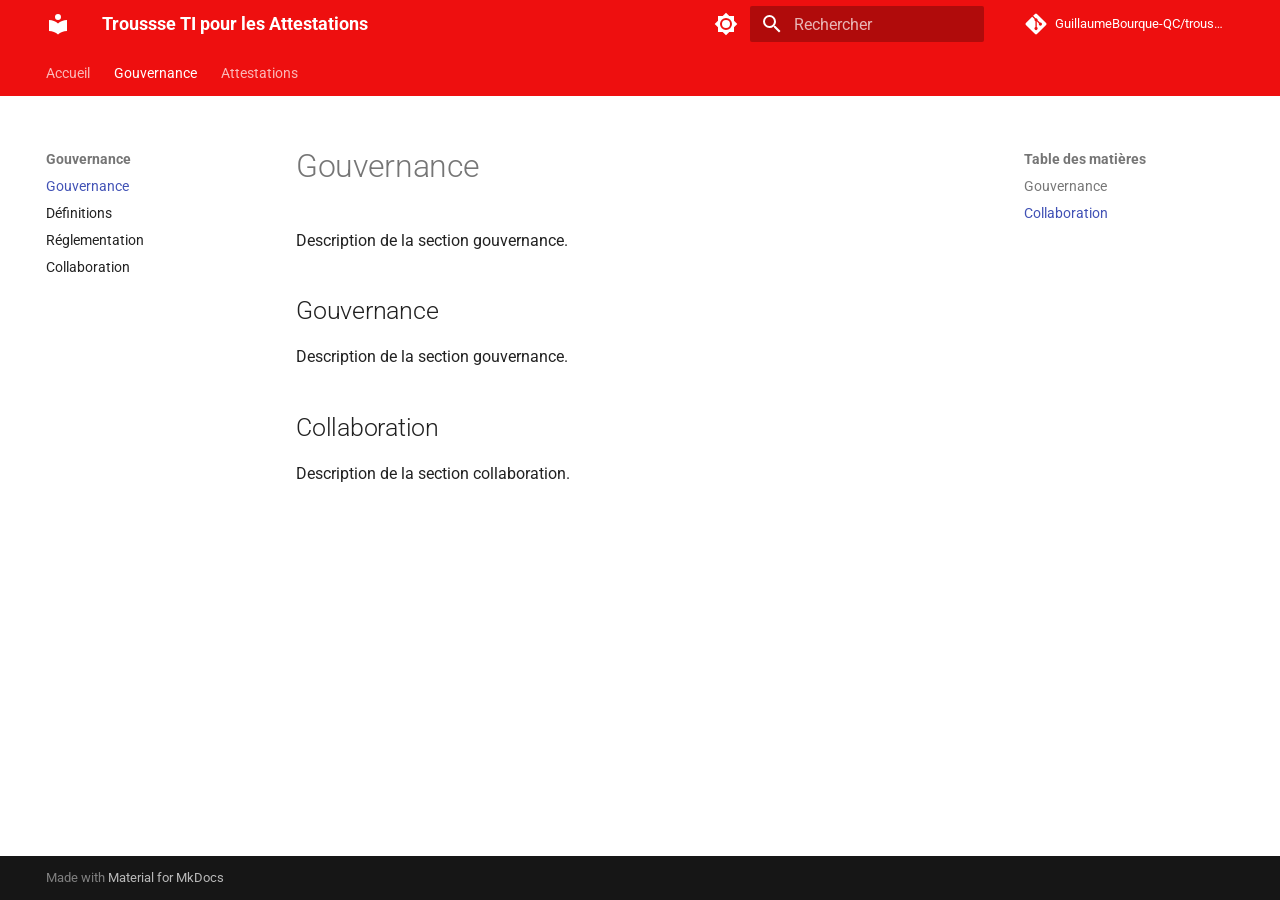
<file: gouvernance/index.html>
<!doctype html>
<html lang="fr" class="no-js">
  <head>
    
      <meta charset="utf-8">
      <meta name="viewport" content="width=device-width,initial-scale=1">
      
      
      
      
        <link rel="prev" href="..">
      
      
        <link rel="next" href="definitions/">
      
      
      <link rel="icon" href="../assets/images/favicon.png">
      <meta name="generator" content="mkdocs-1.6.1, mkdocs-material-9.6.5">
    
    
      
        <title>Gouvernance - Troussse TI pour les Attestations</title>
      
    
    
      <link rel="stylesheet" href="../assets/stylesheets/main.8608ea7d.min.css">
      
        
        <link rel="stylesheet" href="../assets/stylesheets/palette.06af60db.min.css">
      
      


    
    
      
    
    
      
        
        
        <link rel="preconnect" href="https://fonts.gstatic.com" crossorigin>
        <link rel="stylesheet" href="https://fonts.googleapis.com/css?family=Roboto:300,300i,400,400i,700,700i%7CRoboto+Mono:400,400i,700,700i&display=fallback">
        <style>:root{--md-text-font:"Roboto";--md-code-font:"Roboto Mono"}</style>
      
    
    
      <link rel="stylesheet" href="../stylesheets/extra.css">
    
    <script>__md_scope=new URL("..",location),__md_hash=e=>[...e].reduce(((e,_)=>(e<<5)-e+_.charCodeAt(0)),0),__md_get=(e,_=localStorage,t=__md_scope)=>JSON.parse(_.getItem(t.pathname+"."+e)),__md_set=(e,_,t=localStorage,a=__md_scope)=>{try{t.setItem(a.pathname+"."+e,JSON.stringify(_))}catch(e){}}</script>
    
      

    
    
    
  </head>
  
  
    
    
      
    
    
    
    
    <body dir="ltr" data-md-color-scheme="qc-piv" data-md-color-primary="indigo" data-md-color-accent="indigo">
  
    
    <input class="md-toggle" data-md-toggle="drawer" type="checkbox" id="__drawer" autocomplete="off">
    <input class="md-toggle" data-md-toggle="search" type="checkbox" id="__search" autocomplete="off">
    <label class="md-overlay" for="__drawer"></label>
    <div data-md-component="skip">
      
        
        <a href="#gouvernance" class="md-skip">
          Aller au contenu
        </a>
      
    </div>
    <div data-md-component="announce">
      
    </div>
    
    
      

<header class="md-header" data-md-component="header">
  <nav class="md-header__inner md-grid" aria-label="En-tête">
    <a href=".." title="Troussse TI pour les Attestations" class="md-header__button md-logo" aria-label="Troussse TI pour les Attestations" data-md-component="logo">
      
  
  <svg xmlns="http://www.w3.org/2000/svg" viewBox="0 0 24 24"><path d="M12 8a3 3 0 0 0 3-3 3 3 0 0 0-3-3 3 3 0 0 0-3 3 3 3 0 0 0 3 3m0 3.54C9.64 9.35 6.5 8 3 8v11c3.5 0 6.64 1.35 9 3.54 2.36-2.19 5.5-3.54 9-3.54V8c-3.5 0-6.64 1.35-9 3.54"/></svg>

    </a>
    <label class="md-header__button md-icon" for="__drawer">
      
      <svg xmlns="http://www.w3.org/2000/svg" viewBox="0 0 24 24"><path d="M3 6h18v2H3zm0 5h18v2H3zm0 5h18v2H3z"/></svg>
    </label>
    <div class="md-header__title" data-md-component="header-title">
      <div class="md-header__ellipsis">
        <div class="md-header__topic">
          <span class="md-ellipsis">
            Troussse TI pour les Attestations
          </span>
        </div>
        <div class="md-header__topic" data-md-component="header-topic">
          <span class="md-ellipsis">
            
              Gouvernance
            
          </span>
        </div>
      </div>
    </div>
    
      
        <form class="md-header__option" data-md-component="palette">
  
    
    
    
    <input class="md-option" data-md-color-media="" data-md-color-scheme="qc-piv" data-md-color-primary="indigo" data-md-color-accent="indigo"  aria-label="Basculer en mode sombre"  type="radio" name="__palette" id="__palette_0">
    
      <label class="md-header__button md-icon" title="Basculer en mode sombre" for="__palette_1" hidden>
        <svg xmlns="http://www.w3.org/2000/svg" viewBox="0 0 24 24"><path d="M12 8a4 4 0 0 0-4 4 4 4 0 0 0 4 4 4 4 0 0 0 4-4 4 4 0 0 0-4-4m0 10a6 6 0 0 1-6-6 6 6 0 0 1 6-6 6 6 0 0 1 6 6 6 6 0 0 1-6 6m8-9.31V4h-4.69L12 .69 8.69 4H4v4.69L.69 12 4 15.31V20h4.69L12 23.31 15.31 20H20v-4.69L23.31 12z"/></svg>
      </label>
    
  
    
    
    
    <input class="md-option" data-md-color-media="" data-md-color-scheme="slate" data-md-color-primary="blue" data-md-color-accent="light-blue"  aria-label="Basculer en mode clair"  type="radio" name="__palette" id="__palette_1">
    
      <label class="md-header__button md-icon" title="Basculer en mode clair" for="__palette_0" hidden>
        <svg xmlns="http://www.w3.org/2000/svg" viewBox="0 0 24 24"><path d="M12 18c-.89 0-1.74-.2-2.5-.55C11.56 16.5 13 14.42 13 12s-1.44-4.5-3.5-5.45C10.26 6.2 11.11 6 12 6a6 6 0 0 1 6 6 6 6 0 0 1-6 6m8-9.31V4h-4.69L12 .69 8.69 4H4v4.69L.69 12 4 15.31V20h4.69L12 23.31 15.31 20H20v-4.69L23.31 12z"/></svg>
      </label>
    
  
</form>
      
    
    
      <script>var palette=__md_get("__palette");if(palette&&palette.color){if("(prefers-color-scheme)"===palette.color.media){var media=matchMedia("(prefers-color-scheme: light)"),input=document.querySelector(media.matches?"[data-md-color-media='(prefers-color-scheme: light)']":"[data-md-color-media='(prefers-color-scheme: dark)']");palette.color.media=input.getAttribute("data-md-color-media"),palette.color.scheme=input.getAttribute("data-md-color-scheme"),palette.color.primary=input.getAttribute("data-md-color-primary"),palette.color.accent=input.getAttribute("data-md-color-accent")}for(var[key,value]of Object.entries(palette.color))document.body.setAttribute("data-md-color-"+key,value)}</script>
    
    
    
      <label class="md-header__button md-icon" for="__search">
        
        <svg xmlns="http://www.w3.org/2000/svg" viewBox="0 0 24 24"><path d="M9.5 3A6.5 6.5 0 0 1 16 9.5c0 1.61-.59 3.09-1.56 4.23l.27.27h.79l5 5-1.5 1.5-5-5v-.79l-.27-.27A6.52 6.52 0 0 1 9.5 16 6.5 6.5 0 0 1 3 9.5 6.5 6.5 0 0 1 9.5 3m0 2C7 5 5 7 5 9.5S7 14 9.5 14 14 12 14 9.5 12 5 9.5 5"/></svg>
      </label>
      <div class="md-search" data-md-component="search" role="dialog">
  <label class="md-search__overlay" for="__search"></label>
  <div class="md-search__inner" role="search">
    <form class="md-search__form" name="search">
      <input type="text" class="md-search__input" name="query" aria-label="Rechercher" placeholder="Rechercher" autocapitalize="off" autocorrect="off" autocomplete="off" spellcheck="false" data-md-component="search-query" required>
      <label class="md-search__icon md-icon" for="__search">
        
        <svg xmlns="http://www.w3.org/2000/svg" viewBox="0 0 24 24"><path d="M9.5 3A6.5 6.5 0 0 1 16 9.5c0 1.61-.59 3.09-1.56 4.23l.27.27h.79l5 5-1.5 1.5-5-5v-.79l-.27-.27A6.52 6.52 0 0 1 9.5 16 6.5 6.5 0 0 1 3 9.5 6.5 6.5 0 0 1 9.5 3m0 2C7 5 5 7 5 9.5S7 14 9.5 14 14 12 14 9.5 12 5 9.5 5"/></svg>
        
        <svg xmlns="http://www.w3.org/2000/svg" viewBox="0 0 24 24"><path d="M20 11v2H8l5.5 5.5-1.42 1.42L4.16 12l7.92-7.92L13.5 5.5 8 11z"/></svg>
      </label>
      <nav class="md-search__options" aria-label="Recherche">
        
        <button type="reset" class="md-search__icon md-icon" title="Effacer" aria-label="Effacer" tabindex="-1">
          
          <svg xmlns="http://www.w3.org/2000/svg" viewBox="0 0 24 24"><path d="M19 6.41 17.59 5 12 10.59 6.41 5 5 6.41 10.59 12 5 17.59 6.41 19 12 13.41 17.59 19 19 17.59 13.41 12z"/></svg>
        </button>
      </nav>
      
    </form>
    <div class="md-search__output">
      <div class="md-search__scrollwrap" tabindex="0" data-md-scrollfix>
        <div class="md-search-result" data-md-component="search-result">
          <div class="md-search-result__meta">
            Initialisation de la recherche
          </div>
          <ol class="md-search-result__list" role="presentation"></ol>
        </div>
      </div>
    </div>
  </div>
</div>
    
    
      <div class="md-header__source">
        <a href="https://github.com/GuillaumeBourque-QC/trousse-techno" title="Aller au dépôt" class="md-source" data-md-component="source">
  <div class="md-source__icon md-icon">
    
    <svg xmlns="http://www.w3.org/2000/svg" viewBox="0 0 448 512"><!--! Font Awesome Free 6.7.2 by @fontawesome - https://fontawesome.com License - https://fontawesome.com/license/free (Icons: CC BY 4.0, Fonts: SIL OFL 1.1, Code: MIT License) Copyright 2024 Fonticons, Inc.--><path d="M439.55 236.05 244 40.45a28.87 28.87 0 0 0-40.81 0l-40.66 40.63 51.52 51.52c27.06-9.14 52.68 16.77 43.39 43.68l49.66 49.66c34.23-11.8 61.18 31 35.47 56.69-26.49 26.49-70.21-2.87-56-37.34L240.22 199v121.85c25.3 12.54 22.26 41.85 9.08 55a34.34 34.34 0 0 1-48.55 0c-17.57-17.6-11.07-46.91 11.25-56v-123c-20.8-8.51-24.6-30.74-18.64-45L142.57 101 8.45 235.14a28.86 28.86 0 0 0 0 40.81l195.61 195.6a28.86 28.86 0 0 0 40.8 0l194.69-194.69a28.86 28.86 0 0 0 0-40.81"/></svg>
  </div>
  <div class="md-source__repository">
    GuillaumeBourque-QC/trousse-techno
  </div>
</a>
      </div>
    
  </nav>
  
</header>
    
    <div class="md-container" data-md-component="container">
      
      
        
          
            
<nav class="md-tabs" aria-label="Onglets" data-md-component="tabs">
  <div class="md-grid">
    <ul class="md-tabs__list">
      
        
  
  
  
    <li class="md-tabs__item">
      <a href=".." class="md-tabs__link">
        
  
    
  
  Accueil

      </a>
    </li>
  

      
        
  
  
    
  
  
    
    
      <li class="md-tabs__item md-tabs__item--active">
        <a href="./" class="md-tabs__link">
          
  
  Gouvernance

        </a>
      </li>
    
  

      
        
  
  
  
    
    
      <li class="md-tabs__item">
        <a href="../attestations/" class="md-tabs__link">
          
  
  Attestations

        </a>
      </li>
    
  

      
    </ul>
  </div>
</nav>
          
        
      
      <main class="md-main" data-md-component="main">
        <div class="md-main__inner md-grid">
          
            
              
              <div class="md-sidebar md-sidebar--primary" data-md-component="sidebar" data-md-type="navigation" >
                <div class="md-sidebar__scrollwrap">
                  <div class="md-sidebar__inner">
                    


  


<nav class="md-nav md-nav--primary md-nav--lifted" aria-label="Navigation" data-md-level="0">
  <label class="md-nav__title" for="__drawer">
    <a href=".." title="Troussse TI pour les Attestations" class="md-nav__button md-logo" aria-label="Troussse TI pour les Attestations" data-md-component="logo">
      
  
  <svg xmlns="http://www.w3.org/2000/svg" viewBox="0 0 24 24"><path d="M12 8a3 3 0 0 0 3-3 3 3 0 0 0-3-3 3 3 0 0 0-3 3 3 3 0 0 0 3 3m0 3.54C9.64 9.35 6.5 8 3 8v11c3.5 0 6.64 1.35 9 3.54 2.36-2.19 5.5-3.54 9-3.54V8c-3.5 0-6.64 1.35-9 3.54"/></svg>

    </a>
    Troussse TI pour les Attestations
  </label>
  
    <div class="md-nav__source">
      <a href="https://github.com/GuillaumeBourque-QC/trousse-techno" title="Aller au dépôt" class="md-source" data-md-component="source">
  <div class="md-source__icon md-icon">
    
    <svg xmlns="http://www.w3.org/2000/svg" viewBox="0 0 448 512"><!--! Font Awesome Free 6.7.2 by @fontawesome - https://fontawesome.com License - https://fontawesome.com/license/free (Icons: CC BY 4.0, Fonts: SIL OFL 1.1, Code: MIT License) Copyright 2024 Fonticons, Inc.--><path d="M439.55 236.05 244 40.45a28.87 28.87 0 0 0-40.81 0l-40.66 40.63 51.52 51.52c27.06-9.14 52.68 16.77 43.39 43.68l49.66 49.66c34.23-11.8 61.18 31 35.47 56.69-26.49 26.49-70.21-2.87-56-37.34L240.22 199v121.85c25.3 12.54 22.26 41.85 9.08 55a34.34 34.34 0 0 1-48.55 0c-17.57-17.6-11.07-46.91 11.25-56v-123c-20.8-8.51-24.6-30.74-18.64-45L142.57 101 8.45 235.14a28.86 28.86 0 0 0 0 40.81l195.61 195.6a28.86 28.86 0 0 0 40.8 0l194.69-194.69a28.86 28.86 0 0 0 0-40.81"/></svg>
  </div>
  <div class="md-source__repository">
    GuillaumeBourque-QC/trousse-techno
  </div>
</a>
    </div>
  
  <ul class="md-nav__list" data-md-scrollfix>
    
      
      
  
  
  
  
    <li class="md-nav__item">
      <a href=".." class="md-nav__link">
        
  
  <span class="md-ellipsis">
    Accueil
    
  </span>
  

      </a>
    </li>
  

    
      
      
  
  
    
  
  
  
    
    
    
      
        
        
      
      
        
      
    
    
    <li class="md-nav__item md-nav__item--active md-nav__item--section md-nav__item--nested">
      
        
        
        <input class="md-nav__toggle md-toggle " type="checkbox" id="__nav_2" checked>
        
          
          <label class="md-nav__link" for="__nav_2" id="__nav_2_label" tabindex="">
            
  
  <span class="md-ellipsis">
    Gouvernance
    
  </span>
  

            <span class="md-nav__icon md-icon"></span>
          </label>
        
        <nav class="md-nav" data-md-level="1" aria-labelledby="__nav_2_label" aria-expanded="true">
          <label class="md-nav__title" for="__nav_2">
            <span class="md-nav__icon md-icon"></span>
            Gouvernance
          </label>
          <ul class="md-nav__list" data-md-scrollfix>
            
              
                
  
  
    
  
  
  
    <li class="md-nav__item md-nav__item--active">
      
      <input class="md-nav__toggle md-toggle" type="checkbox" id="__toc">
      
      
        
      
      
        <label class="md-nav__link md-nav__link--active" for="__toc">
          
  
  <span class="md-ellipsis">
    Gouvernance
    
  </span>
  

          <span class="md-nav__icon md-icon"></span>
        </label>
      
      <a href="./" class="md-nav__link md-nav__link--active">
        
  
  <span class="md-ellipsis">
    Gouvernance
    
  </span>
  

      </a>
      
        

<nav class="md-nav md-nav--secondary" aria-label="Table des matières">
  
  
  
    
  
  
    <label class="md-nav__title" for="__toc">
      <span class="md-nav__icon md-icon"></span>
      Table des matières
    </label>
    <ul class="md-nav__list" data-md-component="toc" data-md-scrollfix>
      
        <li class="md-nav__item">
  <a href="#gouvernance_1" class="md-nav__link">
    <span class="md-ellipsis">
      Gouvernance
    </span>
  </a>
  
</li>
      
        <li class="md-nav__item">
  <a href="#collaboration" class="md-nav__link">
    <span class="md-ellipsis">
      Collaboration
    </span>
  </a>
  
</li>
      
    </ul>
  
</nav>
      
    </li>
  

              
            
              
                
  
  
  
  
    <li class="md-nav__item">
      <a href="definitions/" class="md-nav__link">
        
  
  <span class="md-ellipsis">
    Définitions
    
  </span>
  

      </a>
    </li>
  

              
            
              
                
  
  
  
  
    <li class="md-nav__item">
      <a href="reglementation/" class="md-nav__link">
        
  
  <span class="md-ellipsis">
    Réglementation
    
  </span>
  

      </a>
    </li>
  

              
            
              
                
  
  
  
  
    <li class="md-nav__item">
      <a href="collaboration/" class="md-nav__link">
        
  
  <span class="md-ellipsis">
    Collaboration
    
  </span>
  

      </a>
    </li>
  

              
            
          </ul>
        </nav>
      
    </li>
  

    
      
      
  
  
  
  
    
    
    
      
      
        
      
    
    
    <li class="md-nav__item md-nav__item--nested">
      
        
        
        <input class="md-nav__toggle md-toggle " type="checkbox" id="__nav_3" >
        
          
          <label class="md-nav__link" for="__nav_3" id="__nav_3_label" tabindex="0">
            
  
  <span class="md-ellipsis">
    Attestations
    
  </span>
  

            <span class="md-nav__icon md-icon"></span>
          </label>
        
        <nav class="md-nav" data-md-level="1" aria-labelledby="__nav_3_label" aria-expanded="false">
          <label class="md-nav__title" for="__nav_3">
            <span class="md-nav__icon md-icon"></span>
            Attestations
          </label>
          <ul class="md-nav__list" data-md-scrollfix>
            
              
                
  
  
  
  
    <li class="md-nav__item">
      <a href="../attestations/" class="md-nav__link">
        
  
  <span class="md-ellipsis">
    Attestations
    
  </span>
  

      </a>
    </li>
  

              
            
              
                
  
  
  
  
    <li class="md-nav__item">
      <a href="../attestations/emetteur/" class="md-nav__link">
        
  
  <span class="md-ellipsis">
    Emetteurs
    
  </span>
  

      </a>
    </li>
  

              
            
              
                
  
  
  
  
    <li class="md-nav__item">
      <a href="../attestations/verificateur/" class="md-nav__link">
        
  
  <span class="md-ellipsis">
    Vérificateurs
    
  </span>
  

      </a>
    </li>
  

              
            
          </ul>
        </nav>
      
    </li>
  

    
  </ul>
</nav>
                  </div>
                </div>
              </div>
            
            
              
              <div class="md-sidebar md-sidebar--secondary" data-md-component="sidebar" data-md-type="toc" >
                <div class="md-sidebar__scrollwrap">
                  <div class="md-sidebar__inner">
                    

<nav class="md-nav md-nav--secondary" aria-label="Table des matières">
  
  
  
    
  
  
    <label class="md-nav__title" for="__toc">
      <span class="md-nav__icon md-icon"></span>
      Table des matières
    </label>
    <ul class="md-nav__list" data-md-component="toc" data-md-scrollfix>
      
        <li class="md-nav__item">
  <a href="#gouvernance_1" class="md-nav__link">
    <span class="md-ellipsis">
      Gouvernance
    </span>
  </a>
  
</li>
      
        <li class="md-nav__item">
  <a href="#collaboration" class="md-nav__link">
    <span class="md-ellipsis">
      Collaboration
    </span>
  </a>
  
</li>
      
    </ul>
  
</nav>
                  </div>
                </div>
              </div>
            
          
          
            <div class="md-content" data-md-component="content">
              <article class="md-content__inner md-typeset">
                
                  


  
  


<h1 id="gouvernance">Gouvernance</h1>
<p>Description de la section gouvernance.</p>
<h2 id="gouvernance_1">Gouvernance</h2>
<p>Description de la section gouvernance.</p>
<h2 id="collaboration">Collaboration</h2>
<p>Description de la section collaboration.</p>












                
              </article>
            </div>
          
          
<script>var target=document.getElementById(location.hash.slice(1));target&&target.name&&(target.checked=target.name.startsWith("__tabbed_"))</script>
        </div>
        
          <button type="button" class="md-top md-icon" data-md-component="top" hidden>
  
  <svg xmlns="http://www.w3.org/2000/svg" viewBox="0 0 24 24"><path d="M13 20h-2V8l-5.5 5.5-1.42-1.42L12 4.16l7.92 7.92-1.42 1.42L13 8z"/></svg>
  Retour en haut de la page
</button>
        
      </main>
      
        <footer class="md-footer">
  
  <div class="md-footer-meta md-typeset">
    <div class="md-footer-meta__inner md-grid">
      <div class="md-copyright">
  
  
    Made with
    <a href="https://squidfunk.github.io/mkdocs-material/" target="_blank" rel="noopener">
      Material for MkDocs
    </a>
  
</div>
      
    </div>
  </div>
</footer>
      
    </div>
    <div class="md-dialog" data-md-component="dialog">
      <div class="md-dialog__inner md-typeset"></div>
    </div>
    
    
    <script id="__config" type="application/json">{"base": "..", "features": ["navigation.tabs", "navigation.sections", "navigation.top"], "search": "../assets/javascripts/workers/search.f8cc74c7.min.js", "translations": {"clipboard.copied": "Copi\u00e9 dans le presse-papier", "clipboard.copy": "Copier dans le presse-papier", "search.result.more.one": "1 de plus sur cette page", "search.result.more.other": "# de plus sur cette page", "search.result.none": "Aucun document trouv\u00e9", "search.result.one": "1 document trouv\u00e9", "search.result.other": "# documents trouv\u00e9s", "search.result.placeholder": "Taper pour d\u00e9marrer la recherche", "search.result.term.missing": "Non trouv\u00e9", "select.version": "S\u00e9lectionner la version"}}</script>
    
    
      <script src="../assets/javascripts/bundle.f1b6f286.min.js"></script>
      
    
  </body>
</html>
</file>
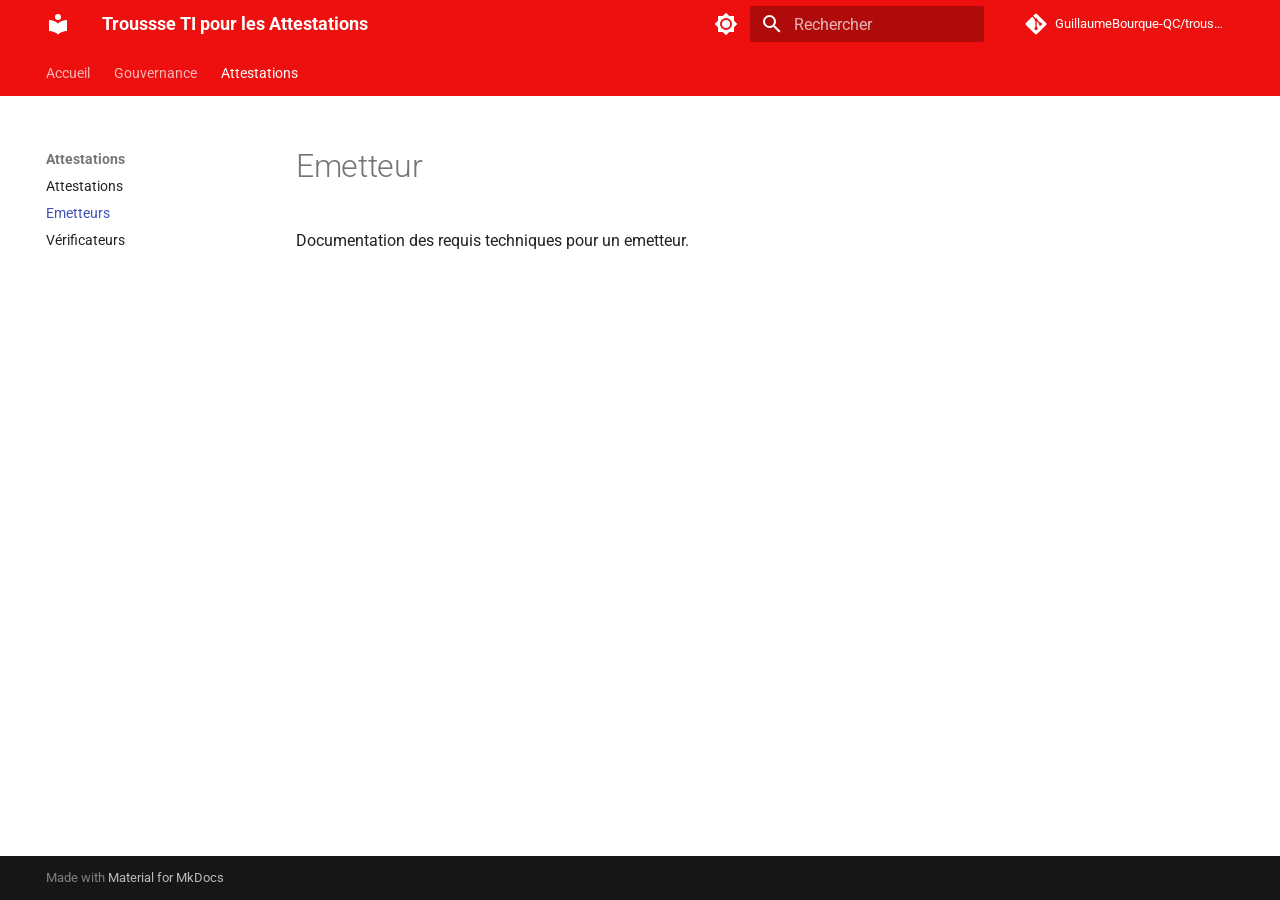
<file: attestations/emetteur/index.html>
<!doctype html>
<html lang="fr" class="no-js">
  <head>
    
      <meta charset="utf-8">
      <meta name="viewport" content="width=device-width,initial-scale=1">
      
      
      
      
        <link rel="prev" href="../">
      
      
        <link rel="next" href="../verificateur/">
      
      
      <link rel="icon" href="../../assets/images/favicon.png">
      <meta name="generator" content="mkdocs-1.6.1, mkdocs-material-9.6.5">
    
    
      
        <title>Emetteurs - Troussse TI pour les Attestations</title>
      
    
    
      <link rel="stylesheet" href="../../assets/stylesheets/main.8608ea7d.min.css">
      
        
        <link rel="stylesheet" href="../../assets/stylesheets/palette.06af60db.min.css">
      
      


    
    
      
    
    
      
        
        
        <link rel="preconnect" href="https://fonts.gstatic.com" crossorigin>
        <link rel="stylesheet" href="https://fonts.googleapis.com/css?family=Roboto:300,300i,400,400i,700,700i%7CRoboto+Mono:400,400i,700,700i&display=fallback">
        <style>:root{--md-text-font:"Roboto";--md-code-font:"Roboto Mono"}</style>
      
    
    
      <link rel="stylesheet" href="../../stylesheets/extra.css">
    
    <script>__md_scope=new URL("../..",location),__md_hash=e=>[...e].reduce(((e,_)=>(e<<5)-e+_.charCodeAt(0)),0),__md_get=(e,_=localStorage,t=__md_scope)=>JSON.parse(_.getItem(t.pathname+"."+e)),__md_set=(e,_,t=localStorage,a=__md_scope)=>{try{t.setItem(a.pathname+"."+e,JSON.stringify(_))}catch(e){}}</script>
    
      

    
    
    
  </head>
  
  
    
    
      
    
    
    
    
    <body dir="ltr" data-md-color-scheme="qc-piv" data-md-color-primary="indigo" data-md-color-accent="indigo">
  
    
    <input class="md-toggle" data-md-toggle="drawer" type="checkbox" id="__drawer" autocomplete="off">
    <input class="md-toggle" data-md-toggle="search" type="checkbox" id="__search" autocomplete="off">
    <label class="md-overlay" for="__drawer"></label>
    <div data-md-component="skip">
      
        
        <a href="#emetteur" class="md-skip">
          Aller au contenu
        </a>
      
    </div>
    <div data-md-component="announce">
      
    </div>
    
    
      

<header class="md-header" data-md-component="header">
  <nav class="md-header__inner md-grid" aria-label="En-tête">
    <a href="../.." title="Troussse TI pour les Attestations" class="md-header__button md-logo" aria-label="Troussse TI pour les Attestations" data-md-component="logo">
      
  
  <svg xmlns="http://www.w3.org/2000/svg" viewBox="0 0 24 24"><path d="M12 8a3 3 0 0 0 3-3 3 3 0 0 0-3-3 3 3 0 0 0-3 3 3 3 0 0 0 3 3m0 3.54C9.64 9.35 6.5 8 3 8v11c3.5 0 6.64 1.35 9 3.54 2.36-2.19 5.5-3.54 9-3.54V8c-3.5 0-6.64 1.35-9 3.54"/></svg>

    </a>
    <label class="md-header__button md-icon" for="__drawer">
      
      <svg xmlns="http://www.w3.org/2000/svg" viewBox="0 0 24 24"><path d="M3 6h18v2H3zm0 5h18v2H3zm0 5h18v2H3z"/></svg>
    </label>
    <div class="md-header__title" data-md-component="header-title">
      <div class="md-header__ellipsis">
        <div class="md-header__topic">
          <span class="md-ellipsis">
            Troussse TI pour les Attestations
          </span>
        </div>
        <div class="md-header__topic" data-md-component="header-topic">
          <span class="md-ellipsis">
            
              Emetteurs
            
          </span>
        </div>
      </div>
    </div>
    
      
        <form class="md-header__option" data-md-component="palette">
  
    
    
    
    <input class="md-option" data-md-color-media="" data-md-color-scheme="qc-piv" data-md-color-primary="indigo" data-md-color-accent="indigo"  aria-label="Basculer en mode sombre"  type="radio" name="__palette" id="__palette_0">
    
      <label class="md-header__button md-icon" title="Basculer en mode sombre" for="__palette_1" hidden>
        <svg xmlns="http://www.w3.org/2000/svg" viewBox="0 0 24 24"><path d="M12 8a4 4 0 0 0-4 4 4 4 0 0 0 4 4 4 4 0 0 0 4-4 4 4 0 0 0-4-4m0 10a6 6 0 0 1-6-6 6 6 0 0 1 6-6 6 6 0 0 1 6 6 6 6 0 0 1-6 6m8-9.31V4h-4.69L12 .69 8.69 4H4v4.69L.69 12 4 15.31V20h4.69L12 23.31 15.31 20H20v-4.69L23.31 12z"/></svg>
      </label>
    
  
    
    
    
    <input class="md-option" data-md-color-media="" data-md-color-scheme="slate" data-md-color-primary="blue" data-md-color-accent="light-blue"  aria-label="Basculer en mode clair"  type="radio" name="__palette" id="__palette_1">
    
      <label class="md-header__button md-icon" title="Basculer en mode clair" for="__palette_0" hidden>
        <svg xmlns="http://www.w3.org/2000/svg" viewBox="0 0 24 24"><path d="M12 18c-.89 0-1.74-.2-2.5-.55C11.56 16.5 13 14.42 13 12s-1.44-4.5-3.5-5.45C10.26 6.2 11.11 6 12 6a6 6 0 0 1 6 6 6 6 0 0 1-6 6m8-9.31V4h-4.69L12 .69 8.69 4H4v4.69L.69 12 4 15.31V20h4.69L12 23.31 15.31 20H20v-4.69L23.31 12z"/></svg>
      </label>
    
  
</form>
      
    
    
      <script>var palette=__md_get("__palette");if(palette&&palette.color){if("(prefers-color-scheme)"===palette.color.media){var media=matchMedia("(prefers-color-scheme: light)"),input=document.querySelector(media.matches?"[data-md-color-media='(prefers-color-scheme: light)']":"[data-md-color-media='(prefers-color-scheme: dark)']");palette.color.media=input.getAttribute("data-md-color-media"),palette.color.scheme=input.getAttribute("data-md-color-scheme"),palette.color.primary=input.getAttribute("data-md-color-primary"),palette.color.accent=input.getAttribute("data-md-color-accent")}for(var[key,value]of Object.entries(palette.color))document.body.setAttribute("data-md-color-"+key,value)}</script>
    
    
    
      <label class="md-header__button md-icon" for="__search">
        
        <svg xmlns="http://www.w3.org/2000/svg" viewBox="0 0 24 24"><path d="M9.5 3A6.5 6.5 0 0 1 16 9.5c0 1.61-.59 3.09-1.56 4.23l.27.27h.79l5 5-1.5 1.5-5-5v-.79l-.27-.27A6.52 6.52 0 0 1 9.5 16 6.5 6.5 0 0 1 3 9.5 6.5 6.5 0 0 1 9.5 3m0 2C7 5 5 7 5 9.5S7 14 9.5 14 14 12 14 9.5 12 5 9.5 5"/></svg>
      </label>
      <div class="md-search" data-md-component="search" role="dialog">
  <label class="md-search__overlay" for="__search"></label>
  <div class="md-search__inner" role="search">
    <form class="md-search__form" name="search">
      <input type="text" class="md-search__input" name="query" aria-label="Rechercher" placeholder="Rechercher" autocapitalize="off" autocorrect="off" autocomplete="off" spellcheck="false" data-md-component="search-query" required>
      <label class="md-search__icon md-icon" for="__search">
        
        <svg xmlns="http://www.w3.org/2000/svg" viewBox="0 0 24 24"><path d="M9.5 3A6.5 6.5 0 0 1 16 9.5c0 1.61-.59 3.09-1.56 4.23l.27.27h.79l5 5-1.5 1.5-5-5v-.79l-.27-.27A6.52 6.52 0 0 1 9.5 16 6.5 6.5 0 0 1 3 9.5 6.5 6.5 0 0 1 9.5 3m0 2C7 5 5 7 5 9.5S7 14 9.5 14 14 12 14 9.5 12 5 9.5 5"/></svg>
        
        <svg xmlns="http://www.w3.org/2000/svg" viewBox="0 0 24 24"><path d="M20 11v2H8l5.5 5.5-1.42 1.42L4.16 12l7.92-7.92L13.5 5.5 8 11z"/></svg>
      </label>
      <nav class="md-search__options" aria-label="Recherche">
        
        <button type="reset" class="md-search__icon md-icon" title="Effacer" aria-label="Effacer" tabindex="-1">
          
          <svg xmlns="http://www.w3.org/2000/svg" viewBox="0 0 24 24"><path d="M19 6.41 17.59 5 12 10.59 6.41 5 5 6.41 10.59 12 5 17.59 6.41 19 12 13.41 17.59 19 19 17.59 13.41 12z"/></svg>
        </button>
      </nav>
      
    </form>
    <div class="md-search__output">
      <div class="md-search__scrollwrap" tabindex="0" data-md-scrollfix>
        <div class="md-search-result" data-md-component="search-result">
          <div class="md-search-result__meta">
            Initialisation de la recherche
          </div>
          <ol class="md-search-result__list" role="presentation"></ol>
        </div>
      </div>
    </div>
  </div>
</div>
    
    
      <div class="md-header__source">
        <a href="https://github.com/GuillaumeBourque-QC/trousse-techno" title="Aller au dépôt" class="md-source" data-md-component="source">
  <div class="md-source__icon md-icon">
    
    <svg xmlns="http://www.w3.org/2000/svg" viewBox="0 0 448 512"><!--! Font Awesome Free 6.7.2 by @fontawesome - https://fontawesome.com License - https://fontawesome.com/license/free (Icons: CC BY 4.0, Fonts: SIL OFL 1.1, Code: MIT License) Copyright 2024 Fonticons, Inc.--><path d="M439.55 236.05 244 40.45a28.87 28.87 0 0 0-40.81 0l-40.66 40.63 51.52 51.52c27.06-9.14 52.68 16.77 43.39 43.68l49.66 49.66c34.23-11.8 61.18 31 35.47 56.69-26.49 26.49-70.21-2.87-56-37.34L240.22 199v121.85c25.3 12.54 22.26 41.85 9.08 55a34.34 34.34 0 0 1-48.55 0c-17.57-17.6-11.07-46.91 11.25-56v-123c-20.8-8.51-24.6-30.74-18.64-45L142.57 101 8.45 235.14a28.86 28.86 0 0 0 0 40.81l195.61 195.6a28.86 28.86 0 0 0 40.8 0l194.69-194.69a28.86 28.86 0 0 0 0-40.81"/></svg>
  </div>
  <div class="md-source__repository">
    GuillaumeBourque-QC/trousse-techno
  </div>
</a>
      </div>
    
  </nav>
  
</header>
    
    <div class="md-container" data-md-component="container">
      
      
        
          
            
<nav class="md-tabs" aria-label="Onglets" data-md-component="tabs">
  <div class="md-grid">
    <ul class="md-tabs__list">
      
        
  
  
  
    <li class="md-tabs__item">
      <a href="../.." class="md-tabs__link">
        
  
    
  
  Accueil

      </a>
    </li>
  

      
        
  
  
  
    
    
      <li class="md-tabs__item">
        <a href="../../gouvernance/" class="md-tabs__link">
          
  
  Gouvernance

        </a>
      </li>
    
  

      
        
  
  
    
  
  
    
    
      <li class="md-tabs__item md-tabs__item--active">
        <a href="../" class="md-tabs__link">
          
  
  Attestations

        </a>
      </li>
    
  

      
    </ul>
  </div>
</nav>
          
        
      
      <main class="md-main" data-md-component="main">
        <div class="md-main__inner md-grid">
          
            
              
              <div class="md-sidebar md-sidebar--primary" data-md-component="sidebar" data-md-type="navigation" >
                <div class="md-sidebar__scrollwrap">
                  <div class="md-sidebar__inner">
                    


  


<nav class="md-nav md-nav--primary md-nav--lifted" aria-label="Navigation" data-md-level="0">
  <label class="md-nav__title" for="__drawer">
    <a href="../.." title="Troussse TI pour les Attestations" class="md-nav__button md-logo" aria-label="Troussse TI pour les Attestations" data-md-component="logo">
      
  
  <svg xmlns="http://www.w3.org/2000/svg" viewBox="0 0 24 24"><path d="M12 8a3 3 0 0 0 3-3 3 3 0 0 0-3-3 3 3 0 0 0-3 3 3 3 0 0 0 3 3m0 3.54C9.64 9.35 6.5 8 3 8v11c3.5 0 6.64 1.35 9 3.54 2.36-2.19 5.5-3.54 9-3.54V8c-3.5 0-6.64 1.35-9 3.54"/></svg>

    </a>
    Troussse TI pour les Attestations
  </label>
  
    <div class="md-nav__source">
      <a href="https://github.com/GuillaumeBourque-QC/trousse-techno" title="Aller au dépôt" class="md-source" data-md-component="source">
  <div class="md-source__icon md-icon">
    
    <svg xmlns="http://www.w3.org/2000/svg" viewBox="0 0 448 512"><!--! Font Awesome Free 6.7.2 by @fontawesome - https://fontawesome.com License - https://fontawesome.com/license/free (Icons: CC BY 4.0, Fonts: SIL OFL 1.1, Code: MIT License) Copyright 2024 Fonticons, Inc.--><path d="M439.55 236.05 244 40.45a28.87 28.87 0 0 0-40.81 0l-40.66 40.63 51.52 51.52c27.06-9.14 52.68 16.77 43.39 43.68l49.66 49.66c34.23-11.8 61.18 31 35.47 56.69-26.49 26.49-70.21-2.87-56-37.34L240.22 199v121.85c25.3 12.54 22.26 41.85 9.08 55a34.34 34.34 0 0 1-48.55 0c-17.57-17.6-11.07-46.91 11.25-56v-123c-20.8-8.51-24.6-30.74-18.64-45L142.57 101 8.45 235.14a28.86 28.86 0 0 0 0 40.81l195.61 195.6a28.86 28.86 0 0 0 40.8 0l194.69-194.69a28.86 28.86 0 0 0 0-40.81"/></svg>
  </div>
  <div class="md-source__repository">
    GuillaumeBourque-QC/trousse-techno
  </div>
</a>
    </div>
  
  <ul class="md-nav__list" data-md-scrollfix>
    
      
      
  
  
  
  
    <li class="md-nav__item">
      <a href="../.." class="md-nav__link">
        
  
  <span class="md-ellipsis">
    Accueil
    
  </span>
  

      </a>
    </li>
  

    
      
      
  
  
  
  
    
    
    
      
      
        
      
    
    
    <li class="md-nav__item md-nav__item--nested">
      
        
        
        <input class="md-nav__toggle md-toggle " type="checkbox" id="__nav_2" >
        
          
          <label class="md-nav__link" for="__nav_2" id="__nav_2_label" tabindex="0">
            
  
  <span class="md-ellipsis">
    Gouvernance
    
  </span>
  

            <span class="md-nav__icon md-icon"></span>
          </label>
        
        <nav class="md-nav" data-md-level="1" aria-labelledby="__nav_2_label" aria-expanded="false">
          <label class="md-nav__title" for="__nav_2">
            <span class="md-nav__icon md-icon"></span>
            Gouvernance
          </label>
          <ul class="md-nav__list" data-md-scrollfix>
            
              
                
  
  
  
  
    <li class="md-nav__item">
      <a href="../../gouvernance/" class="md-nav__link">
        
  
  <span class="md-ellipsis">
    Gouvernance
    
  </span>
  

      </a>
    </li>
  

              
            
              
                
  
  
  
  
    <li class="md-nav__item">
      <a href="../../gouvernance/definitions/" class="md-nav__link">
        
  
  <span class="md-ellipsis">
    Définitions
    
  </span>
  

      </a>
    </li>
  

              
            
              
                
  
  
  
  
    <li class="md-nav__item">
      <a href="../../gouvernance/reglementation/" class="md-nav__link">
        
  
  <span class="md-ellipsis">
    Réglementation
    
  </span>
  

      </a>
    </li>
  

              
            
              
                
  
  
  
  
    <li class="md-nav__item">
      <a href="../../gouvernance/collaboration/" class="md-nav__link">
        
  
  <span class="md-ellipsis">
    Collaboration
    
  </span>
  

      </a>
    </li>
  

              
            
          </ul>
        </nav>
      
    </li>
  

    
      
      
  
  
    
  
  
  
    
    
    
      
        
        
      
      
        
      
    
    
    <li class="md-nav__item md-nav__item--active md-nav__item--section md-nav__item--nested">
      
        
        
        <input class="md-nav__toggle md-toggle " type="checkbox" id="__nav_3" checked>
        
          
          <label class="md-nav__link" for="__nav_3" id="__nav_3_label" tabindex="">
            
  
  <span class="md-ellipsis">
    Attestations
    
  </span>
  

            <span class="md-nav__icon md-icon"></span>
          </label>
        
        <nav class="md-nav" data-md-level="1" aria-labelledby="__nav_3_label" aria-expanded="true">
          <label class="md-nav__title" for="__nav_3">
            <span class="md-nav__icon md-icon"></span>
            Attestations
          </label>
          <ul class="md-nav__list" data-md-scrollfix>
            
              
                
  
  
  
  
    <li class="md-nav__item">
      <a href="../" class="md-nav__link">
        
  
  <span class="md-ellipsis">
    Attestations
    
  </span>
  

      </a>
    </li>
  

              
            
              
                
  
  
    
  
  
  
    <li class="md-nav__item md-nav__item--active">
      
      <input class="md-nav__toggle md-toggle" type="checkbox" id="__toc">
      
      
        
      
      
      <a href="./" class="md-nav__link md-nav__link--active">
        
  
  <span class="md-ellipsis">
    Emetteurs
    
  </span>
  

      </a>
      
    </li>
  

              
            
              
                
  
  
  
  
    <li class="md-nav__item">
      <a href="../verificateur/" class="md-nav__link">
        
  
  <span class="md-ellipsis">
    Vérificateurs
    
  </span>
  

      </a>
    </li>
  

              
            
          </ul>
        </nav>
      
    </li>
  

    
  </ul>
</nav>
                  </div>
                </div>
              </div>
            
            
              
              <div class="md-sidebar md-sidebar--secondary" data-md-component="sidebar" data-md-type="toc" >
                <div class="md-sidebar__scrollwrap">
                  <div class="md-sidebar__inner">
                    

<nav class="md-nav md-nav--secondary" aria-label="Table des matières">
  
  
  
    
  
  
</nav>
                  </div>
                </div>
              </div>
            
          
          
            <div class="md-content" data-md-component="content">
              <article class="md-content__inner md-typeset">
                
                  


  
  


<h1 id="emetteur">Emetteur</h1>
<p>Documentation des requis techniques pour un emetteur.</p>












                
              </article>
            </div>
          
          
<script>var target=document.getElementById(location.hash.slice(1));target&&target.name&&(target.checked=target.name.startsWith("__tabbed_"))</script>
        </div>
        
          <button type="button" class="md-top md-icon" data-md-component="top" hidden>
  
  <svg xmlns="http://www.w3.org/2000/svg" viewBox="0 0 24 24"><path d="M13 20h-2V8l-5.5 5.5-1.42-1.42L12 4.16l7.92 7.92-1.42 1.42L13 8z"/></svg>
  Retour en haut de la page
</button>
        
      </main>
      
        <footer class="md-footer">
  
  <div class="md-footer-meta md-typeset">
    <div class="md-footer-meta__inner md-grid">
      <div class="md-copyright">
  
  
    Made with
    <a href="https://squidfunk.github.io/mkdocs-material/" target="_blank" rel="noopener">
      Material for MkDocs
    </a>
  
</div>
      
    </div>
  </div>
</footer>
      
    </div>
    <div class="md-dialog" data-md-component="dialog">
      <div class="md-dialog__inner md-typeset"></div>
    </div>
    
    
    <script id="__config" type="application/json">{"base": "../..", "features": ["navigation.tabs", "navigation.sections", "navigation.top"], "search": "../../assets/javascripts/workers/search.f8cc74c7.min.js", "translations": {"clipboard.copied": "Copi\u00e9 dans le presse-papier", "clipboard.copy": "Copier dans le presse-papier", "search.result.more.one": "1 de plus sur cette page", "search.result.more.other": "# de plus sur cette page", "search.result.none": "Aucun document trouv\u00e9", "search.result.one": "1 document trouv\u00e9", "search.result.other": "# documents trouv\u00e9s", "search.result.placeholder": "Taper pour d\u00e9marrer la recherche", "search.result.term.missing": "Non trouv\u00e9", "select.version": "S\u00e9lectionner la version"}}</script>
    
    
      <script src="../../assets/javascripts/bundle.f1b6f286.min.js"></script>
      
    
  </body>
</html>
</file>
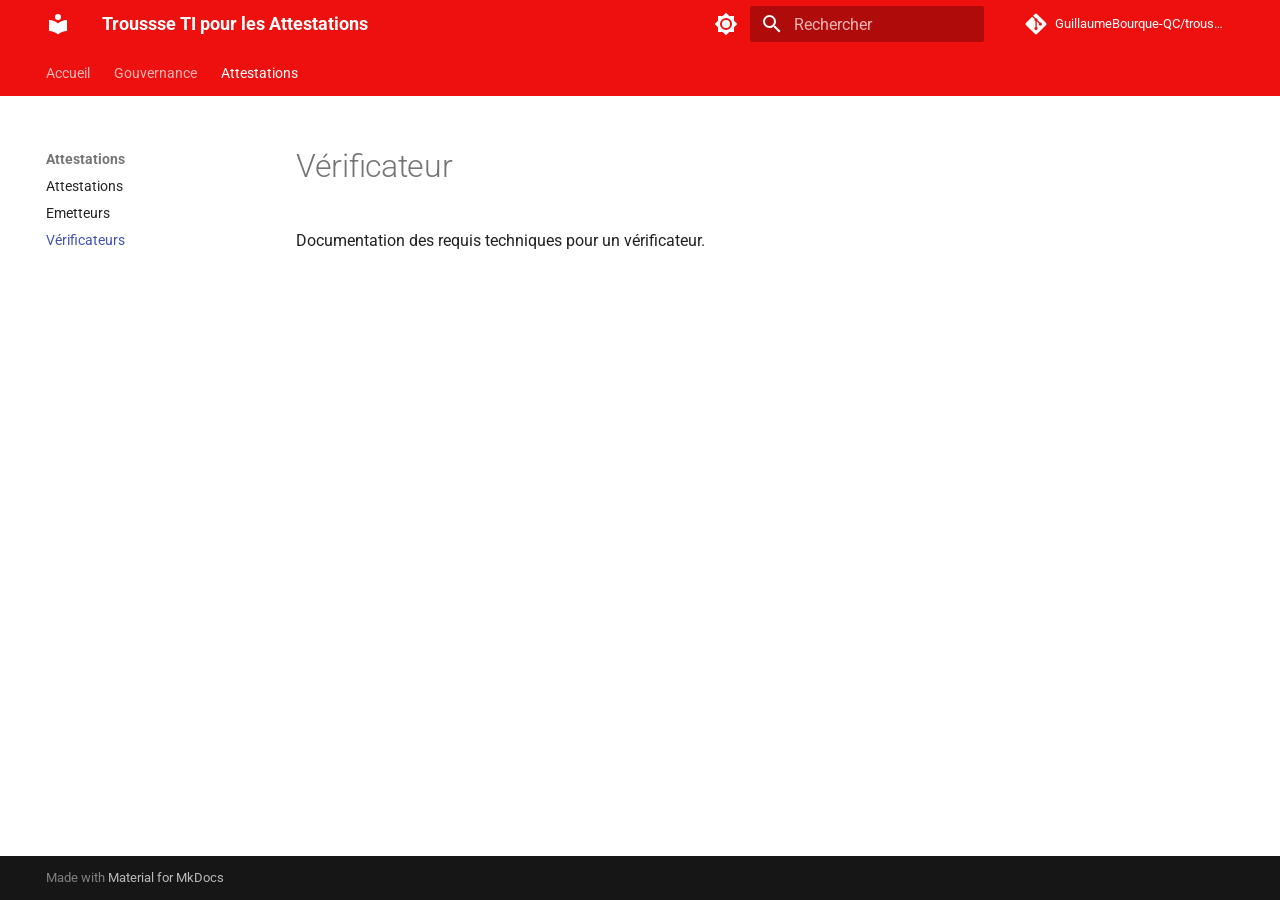
<file: attestations/verificateur/index.html>
<!doctype html>
<html lang="fr" class="no-js">
  <head>
    
      <meta charset="utf-8">
      <meta name="viewport" content="width=device-width,initial-scale=1">
      
      
      
      
        <link rel="prev" href="../emetteur/">
      
      
      
      <link rel="icon" href="../../assets/images/favicon.png">
      <meta name="generator" content="mkdocs-1.6.1, mkdocs-material-9.6.5">
    
    
      
        <title>Vérificateurs - Troussse TI pour les Attestations</title>
      
    
    
      <link rel="stylesheet" href="../../assets/stylesheets/main.8608ea7d.min.css">
      
        
        <link rel="stylesheet" href="../../assets/stylesheets/palette.06af60db.min.css">
      
      


    
    
      
    
    
      
        
        
        <link rel="preconnect" href="https://fonts.gstatic.com" crossorigin>
        <link rel="stylesheet" href="https://fonts.googleapis.com/css?family=Roboto:300,300i,400,400i,700,700i%7CRoboto+Mono:400,400i,700,700i&display=fallback">
        <style>:root{--md-text-font:"Roboto";--md-code-font:"Roboto Mono"}</style>
      
    
    
      <link rel="stylesheet" href="../../stylesheets/extra.css">
    
    <script>__md_scope=new URL("../..",location),__md_hash=e=>[...e].reduce(((e,_)=>(e<<5)-e+_.charCodeAt(0)),0),__md_get=(e,_=localStorage,t=__md_scope)=>JSON.parse(_.getItem(t.pathname+"."+e)),__md_set=(e,_,t=localStorage,a=__md_scope)=>{try{t.setItem(a.pathname+"."+e,JSON.stringify(_))}catch(e){}}</script>
    
      

    
    
    
  </head>
  
  
    
    
      
    
    
    
    
    <body dir="ltr" data-md-color-scheme="qc-piv" data-md-color-primary="indigo" data-md-color-accent="indigo">
  
    
    <input class="md-toggle" data-md-toggle="drawer" type="checkbox" id="__drawer" autocomplete="off">
    <input class="md-toggle" data-md-toggle="search" type="checkbox" id="__search" autocomplete="off">
    <label class="md-overlay" for="__drawer"></label>
    <div data-md-component="skip">
      
        
        <a href="#verificateur" class="md-skip">
          Aller au contenu
        </a>
      
    </div>
    <div data-md-component="announce">
      
    </div>
    
    
      

<header class="md-header" data-md-component="header">
  <nav class="md-header__inner md-grid" aria-label="En-tête">
    <a href="../.." title="Troussse TI pour les Attestations" class="md-header__button md-logo" aria-label="Troussse TI pour les Attestations" data-md-component="logo">
      
  
  <svg xmlns="http://www.w3.org/2000/svg" viewBox="0 0 24 24"><path d="M12 8a3 3 0 0 0 3-3 3 3 0 0 0-3-3 3 3 0 0 0-3 3 3 3 0 0 0 3 3m0 3.54C9.64 9.35 6.5 8 3 8v11c3.5 0 6.64 1.35 9 3.54 2.36-2.19 5.5-3.54 9-3.54V8c-3.5 0-6.64 1.35-9 3.54"/></svg>

    </a>
    <label class="md-header__button md-icon" for="__drawer">
      
      <svg xmlns="http://www.w3.org/2000/svg" viewBox="0 0 24 24"><path d="M3 6h18v2H3zm0 5h18v2H3zm0 5h18v2H3z"/></svg>
    </label>
    <div class="md-header__title" data-md-component="header-title">
      <div class="md-header__ellipsis">
        <div class="md-header__topic">
          <span class="md-ellipsis">
            Troussse TI pour les Attestations
          </span>
        </div>
        <div class="md-header__topic" data-md-component="header-topic">
          <span class="md-ellipsis">
            
              Vérificateurs
            
          </span>
        </div>
      </div>
    </div>
    
      
        <form class="md-header__option" data-md-component="palette">
  
    
    
    
    <input class="md-option" data-md-color-media="" data-md-color-scheme="qc-piv" data-md-color-primary="indigo" data-md-color-accent="indigo"  aria-label="Basculer en mode sombre"  type="radio" name="__palette" id="__palette_0">
    
      <label class="md-header__button md-icon" title="Basculer en mode sombre" for="__palette_1" hidden>
        <svg xmlns="http://www.w3.org/2000/svg" viewBox="0 0 24 24"><path d="M12 8a4 4 0 0 0-4 4 4 4 0 0 0 4 4 4 4 0 0 0 4-4 4 4 0 0 0-4-4m0 10a6 6 0 0 1-6-6 6 6 0 0 1 6-6 6 6 0 0 1 6 6 6 6 0 0 1-6 6m8-9.31V4h-4.69L12 .69 8.69 4H4v4.69L.69 12 4 15.31V20h4.69L12 23.31 15.31 20H20v-4.69L23.31 12z"/></svg>
      </label>
    
  
    
    
    
    <input class="md-option" data-md-color-media="" data-md-color-scheme="slate" data-md-color-primary="blue" data-md-color-accent="light-blue"  aria-label="Basculer en mode clair"  type="radio" name="__palette" id="__palette_1">
    
      <label class="md-header__button md-icon" title="Basculer en mode clair" for="__palette_0" hidden>
        <svg xmlns="http://www.w3.org/2000/svg" viewBox="0 0 24 24"><path d="M12 18c-.89 0-1.74-.2-2.5-.55C11.56 16.5 13 14.42 13 12s-1.44-4.5-3.5-5.45C10.26 6.2 11.11 6 12 6a6 6 0 0 1 6 6 6 6 0 0 1-6 6m8-9.31V4h-4.69L12 .69 8.69 4H4v4.69L.69 12 4 15.31V20h4.69L12 23.31 15.31 20H20v-4.69L23.31 12z"/></svg>
      </label>
    
  
</form>
      
    
    
      <script>var palette=__md_get("__palette");if(palette&&palette.color){if("(prefers-color-scheme)"===palette.color.media){var media=matchMedia("(prefers-color-scheme: light)"),input=document.querySelector(media.matches?"[data-md-color-media='(prefers-color-scheme: light)']":"[data-md-color-media='(prefers-color-scheme: dark)']");palette.color.media=input.getAttribute("data-md-color-media"),palette.color.scheme=input.getAttribute("data-md-color-scheme"),palette.color.primary=input.getAttribute("data-md-color-primary"),palette.color.accent=input.getAttribute("data-md-color-accent")}for(var[key,value]of Object.entries(palette.color))document.body.setAttribute("data-md-color-"+key,value)}</script>
    
    
    
      <label class="md-header__button md-icon" for="__search">
        
        <svg xmlns="http://www.w3.org/2000/svg" viewBox="0 0 24 24"><path d="M9.5 3A6.5 6.5 0 0 1 16 9.5c0 1.61-.59 3.09-1.56 4.23l.27.27h.79l5 5-1.5 1.5-5-5v-.79l-.27-.27A6.52 6.52 0 0 1 9.5 16 6.5 6.5 0 0 1 3 9.5 6.5 6.5 0 0 1 9.5 3m0 2C7 5 5 7 5 9.5S7 14 9.5 14 14 12 14 9.5 12 5 9.5 5"/></svg>
      </label>
      <div class="md-search" data-md-component="search" role="dialog">
  <label class="md-search__overlay" for="__search"></label>
  <div class="md-search__inner" role="search">
    <form class="md-search__form" name="search">
      <input type="text" class="md-search__input" name="query" aria-label="Rechercher" placeholder="Rechercher" autocapitalize="off" autocorrect="off" autocomplete="off" spellcheck="false" data-md-component="search-query" required>
      <label class="md-search__icon md-icon" for="__search">
        
        <svg xmlns="http://www.w3.org/2000/svg" viewBox="0 0 24 24"><path d="M9.5 3A6.5 6.5 0 0 1 16 9.5c0 1.61-.59 3.09-1.56 4.23l.27.27h.79l5 5-1.5 1.5-5-5v-.79l-.27-.27A6.52 6.52 0 0 1 9.5 16 6.5 6.5 0 0 1 3 9.5 6.5 6.5 0 0 1 9.5 3m0 2C7 5 5 7 5 9.5S7 14 9.5 14 14 12 14 9.5 12 5 9.5 5"/></svg>
        
        <svg xmlns="http://www.w3.org/2000/svg" viewBox="0 0 24 24"><path d="M20 11v2H8l5.5 5.5-1.42 1.42L4.16 12l7.92-7.92L13.5 5.5 8 11z"/></svg>
      </label>
      <nav class="md-search__options" aria-label="Recherche">
        
        <button type="reset" class="md-search__icon md-icon" title="Effacer" aria-label="Effacer" tabindex="-1">
          
          <svg xmlns="http://www.w3.org/2000/svg" viewBox="0 0 24 24"><path d="M19 6.41 17.59 5 12 10.59 6.41 5 5 6.41 10.59 12 5 17.59 6.41 19 12 13.41 17.59 19 19 17.59 13.41 12z"/></svg>
        </button>
      </nav>
      
    </form>
    <div class="md-search__output">
      <div class="md-search__scrollwrap" tabindex="0" data-md-scrollfix>
        <div class="md-search-result" data-md-component="search-result">
          <div class="md-search-result__meta">
            Initialisation de la recherche
          </div>
          <ol class="md-search-result__list" role="presentation"></ol>
        </div>
      </div>
    </div>
  </div>
</div>
    
    
      <div class="md-header__source">
        <a href="https://github.com/GuillaumeBourque-QC/trousse-techno" title="Aller au dépôt" class="md-source" data-md-component="source">
  <div class="md-source__icon md-icon">
    
    <svg xmlns="http://www.w3.org/2000/svg" viewBox="0 0 448 512"><!--! Font Awesome Free 6.7.2 by @fontawesome - https://fontawesome.com License - https://fontawesome.com/license/free (Icons: CC BY 4.0, Fonts: SIL OFL 1.1, Code: MIT License) Copyright 2024 Fonticons, Inc.--><path d="M439.55 236.05 244 40.45a28.87 28.87 0 0 0-40.81 0l-40.66 40.63 51.52 51.52c27.06-9.14 52.68 16.77 43.39 43.68l49.66 49.66c34.23-11.8 61.18 31 35.47 56.69-26.49 26.49-70.21-2.87-56-37.34L240.22 199v121.85c25.3 12.54 22.26 41.85 9.08 55a34.34 34.34 0 0 1-48.55 0c-17.57-17.6-11.07-46.91 11.25-56v-123c-20.8-8.51-24.6-30.74-18.64-45L142.57 101 8.45 235.14a28.86 28.86 0 0 0 0 40.81l195.61 195.6a28.86 28.86 0 0 0 40.8 0l194.69-194.69a28.86 28.86 0 0 0 0-40.81"/></svg>
  </div>
  <div class="md-source__repository">
    GuillaumeBourque-QC/trousse-techno
  </div>
</a>
      </div>
    
  </nav>
  
</header>
    
    <div class="md-container" data-md-component="container">
      
      
        
          
            
<nav class="md-tabs" aria-label="Onglets" data-md-component="tabs">
  <div class="md-grid">
    <ul class="md-tabs__list">
      
        
  
  
  
    <li class="md-tabs__item">
      <a href="../.." class="md-tabs__link">
        
  
    
  
  Accueil

      </a>
    </li>
  

      
        
  
  
  
    
    
      <li class="md-tabs__item">
        <a href="../../gouvernance/" class="md-tabs__link">
          
  
  Gouvernance

        </a>
      </li>
    
  

      
        
  
  
    
  
  
    
    
      <li class="md-tabs__item md-tabs__item--active">
        <a href="../" class="md-tabs__link">
          
  
  Attestations

        </a>
      </li>
    
  

      
    </ul>
  </div>
</nav>
          
        
      
      <main class="md-main" data-md-component="main">
        <div class="md-main__inner md-grid">
          
            
              
              <div class="md-sidebar md-sidebar--primary" data-md-component="sidebar" data-md-type="navigation" >
                <div class="md-sidebar__scrollwrap">
                  <div class="md-sidebar__inner">
                    


  


<nav class="md-nav md-nav--primary md-nav--lifted" aria-label="Navigation" data-md-level="0">
  <label class="md-nav__title" for="__drawer">
    <a href="../.." title="Troussse TI pour les Attestations" class="md-nav__button md-logo" aria-label="Troussse TI pour les Attestations" data-md-component="logo">
      
  
  <svg xmlns="http://www.w3.org/2000/svg" viewBox="0 0 24 24"><path d="M12 8a3 3 0 0 0 3-3 3 3 0 0 0-3-3 3 3 0 0 0-3 3 3 3 0 0 0 3 3m0 3.54C9.64 9.35 6.5 8 3 8v11c3.5 0 6.64 1.35 9 3.54 2.36-2.19 5.5-3.54 9-3.54V8c-3.5 0-6.64 1.35-9 3.54"/></svg>

    </a>
    Troussse TI pour les Attestations
  </label>
  
    <div class="md-nav__source">
      <a href="https://github.com/GuillaumeBourque-QC/trousse-techno" title="Aller au dépôt" class="md-source" data-md-component="source">
  <div class="md-source__icon md-icon">
    
    <svg xmlns="http://www.w3.org/2000/svg" viewBox="0 0 448 512"><!--! Font Awesome Free 6.7.2 by @fontawesome - https://fontawesome.com License - https://fontawesome.com/license/free (Icons: CC BY 4.0, Fonts: SIL OFL 1.1, Code: MIT License) Copyright 2024 Fonticons, Inc.--><path d="M439.55 236.05 244 40.45a28.87 28.87 0 0 0-40.81 0l-40.66 40.63 51.52 51.52c27.06-9.14 52.68 16.77 43.39 43.68l49.66 49.66c34.23-11.8 61.18 31 35.47 56.69-26.49 26.49-70.21-2.87-56-37.34L240.22 199v121.85c25.3 12.54 22.26 41.85 9.08 55a34.34 34.34 0 0 1-48.55 0c-17.57-17.6-11.07-46.91 11.25-56v-123c-20.8-8.51-24.6-30.74-18.64-45L142.57 101 8.45 235.14a28.86 28.86 0 0 0 0 40.81l195.61 195.6a28.86 28.86 0 0 0 40.8 0l194.69-194.69a28.86 28.86 0 0 0 0-40.81"/></svg>
  </div>
  <div class="md-source__repository">
    GuillaumeBourque-QC/trousse-techno
  </div>
</a>
    </div>
  
  <ul class="md-nav__list" data-md-scrollfix>
    
      
      
  
  
  
  
    <li class="md-nav__item">
      <a href="../.." class="md-nav__link">
        
  
  <span class="md-ellipsis">
    Accueil
    
  </span>
  

      </a>
    </li>
  

    
      
      
  
  
  
  
    
    
    
      
      
        
      
    
    
    <li class="md-nav__item md-nav__item--nested">
      
        
        
        <input class="md-nav__toggle md-toggle " type="checkbox" id="__nav_2" >
        
          
          <label class="md-nav__link" for="__nav_2" id="__nav_2_label" tabindex="0">
            
  
  <span class="md-ellipsis">
    Gouvernance
    
  </span>
  

            <span class="md-nav__icon md-icon"></span>
          </label>
        
        <nav class="md-nav" data-md-level="1" aria-labelledby="__nav_2_label" aria-expanded="false">
          <label class="md-nav__title" for="__nav_2">
            <span class="md-nav__icon md-icon"></span>
            Gouvernance
          </label>
          <ul class="md-nav__list" data-md-scrollfix>
            
              
                
  
  
  
  
    <li class="md-nav__item">
      <a href="../../gouvernance/" class="md-nav__link">
        
  
  <span class="md-ellipsis">
    Gouvernance
    
  </span>
  

      </a>
    </li>
  

              
            
              
                
  
  
  
  
    <li class="md-nav__item">
      <a href="../../gouvernance/definitions/" class="md-nav__link">
        
  
  <span class="md-ellipsis">
    Définitions
    
  </span>
  

      </a>
    </li>
  

              
            
              
                
  
  
  
  
    <li class="md-nav__item">
      <a href="../../gouvernance/reglementation/" class="md-nav__link">
        
  
  <span class="md-ellipsis">
    Réglementation
    
  </span>
  

      </a>
    </li>
  

              
            
              
                
  
  
  
  
    <li class="md-nav__item">
      <a href="../../gouvernance/collaboration/" class="md-nav__link">
        
  
  <span class="md-ellipsis">
    Collaboration
    
  </span>
  

      </a>
    </li>
  

              
            
          </ul>
        </nav>
      
    </li>
  

    
      
      
  
  
    
  
  
  
    
    
    
      
        
        
      
      
        
      
    
    
    <li class="md-nav__item md-nav__item--active md-nav__item--section md-nav__item--nested">
      
        
        
        <input class="md-nav__toggle md-toggle " type="checkbox" id="__nav_3" checked>
        
          
          <label class="md-nav__link" for="__nav_3" id="__nav_3_label" tabindex="">
            
  
  <span class="md-ellipsis">
    Attestations
    
  </span>
  

            <span class="md-nav__icon md-icon"></span>
          </label>
        
        <nav class="md-nav" data-md-level="1" aria-labelledby="__nav_3_label" aria-expanded="true">
          <label class="md-nav__title" for="__nav_3">
            <span class="md-nav__icon md-icon"></span>
            Attestations
          </label>
          <ul class="md-nav__list" data-md-scrollfix>
            
              
                
  
  
  
  
    <li class="md-nav__item">
      <a href="../" class="md-nav__link">
        
  
  <span class="md-ellipsis">
    Attestations
    
  </span>
  

      </a>
    </li>
  

              
            
              
                
  
  
  
  
    <li class="md-nav__item">
      <a href="../emetteur/" class="md-nav__link">
        
  
  <span class="md-ellipsis">
    Emetteurs
    
  </span>
  

      </a>
    </li>
  

              
            
              
                
  
  
    
  
  
  
    <li class="md-nav__item md-nav__item--active">
      
      <input class="md-nav__toggle md-toggle" type="checkbox" id="__toc">
      
      
        
      
      
      <a href="./" class="md-nav__link md-nav__link--active">
        
  
  <span class="md-ellipsis">
    Vérificateurs
    
  </span>
  

      </a>
      
    </li>
  

              
            
          </ul>
        </nav>
      
    </li>
  

    
  </ul>
</nav>
                  </div>
                </div>
              </div>
            
            
              
              <div class="md-sidebar md-sidebar--secondary" data-md-component="sidebar" data-md-type="toc" >
                <div class="md-sidebar__scrollwrap">
                  <div class="md-sidebar__inner">
                    

<nav class="md-nav md-nav--secondary" aria-label="Table des matières">
  
  
  
    
  
  
</nav>
                  </div>
                </div>
              </div>
            
          
          
            <div class="md-content" data-md-component="content">
              <article class="md-content__inner md-typeset">
                
                  


  
  


<h1 id="verificateur">Vérificateur</h1>
<p>Documentation des requis techniques pour un vérificateur.</p>












                
              </article>
            </div>
          
          
<script>var target=document.getElementById(location.hash.slice(1));target&&target.name&&(target.checked=target.name.startsWith("__tabbed_"))</script>
        </div>
        
          <button type="button" class="md-top md-icon" data-md-component="top" hidden>
  
  <svg xmlns="http://www.w3.org/2000/svg" viewBox="0 0 24 24"><path d="M13 20h-2V8l-5.5 5.5-1.42-1.42L12 4.16l7.92 7.92-1.42 1.42L13 8z"/></svg>
  Retour en haut de la page
</button>
        
      </main>
      
        <footer class="md-footer">
  
  <div class="md-footer-meta md-typeset">
    <div class="md-footer-meta__inner md-grid">
      <div class="md-copyright">
  
  
    Made with
    <a href="https://squidfunk.github.io/mkdocs-material/" target="_blank" rel="noopener">
      Material for MkDocs
    </a>
  
</div>
      
    </div>
  </div>
</footer>
      
    </div>
    <div class="md-dialog" data-md-component="dialog">
      <div class="md-dialog__inner md-typeset"></div>
    </div>
    
    
    <script id="__config" type="application/json">{"base": "../..", "features": ["navigation.tabs", "navigation.sections", "navigation.top"], "search": "../../assets/javascripts/workers/search.f8cc74c7.min.js", "translations": {"clipboard.copied": "Copi\u00e9 dans le presse-papier", "clipboard.copy": "Copier dans le presse-papier", "search.result.more.one": "1 de plus sur cette page", "search.result.more.other": "# de plus sur cette page", "search.result.none": "Aucun document trouv\u00e9", "search.result.one": "1 document trouv\u00e9", "search.result.other": "# documents trouv\u00e9s", "search.result.placeholder": "Taper pour d\u00e9marrer la recherche", "search.result.term.missing": "Non trouv\u00e9", "select.version": "S\u00e9lectionner la version"}}</script>
    
    
      <script src="../../assets/javascripts/bundle.f1b6f286.min.js"></script>
      
    
  </body>
</html>
</file>
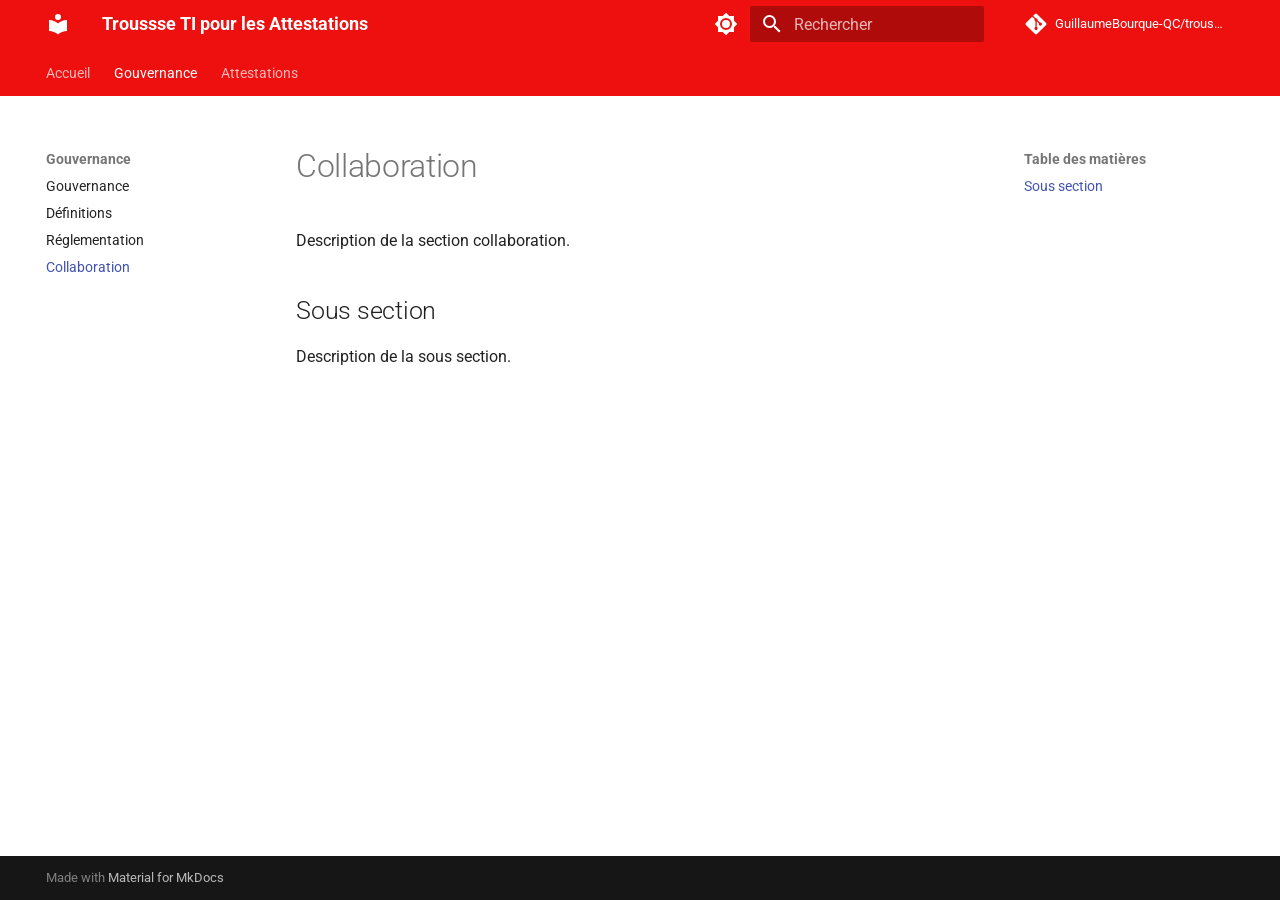
<file: gouvernance/collaboration/index.html>
<!doctype html>
<html lang="fr" class="no-js">
  <head>
    
      <meta charset="utf-8">
      <meta name="viewport" content="width=device-width,initial-scale=1">
      
      
      
      
        <link rel="prev" href="../reglementation/">
      
      
        <link rel="next" href="../../attestations/">
      
      
      <link rel="icon" href="../../assets/images/favicon.png">
      <meta name="generator" content="mkdocs-1.6.1, mkdocs-material-9.6.5">
    
    
      
        <title>Collaboration - Troussse TI pour les Attestations</title>
      
    
    
      <link rel="stylesheet" href="../../assets/stylesheets/main.8608ea7d.min.css">
      
        
        <link rel="stylesheet" href="../../assets/stylesheets/palette.06af60db.min.css">
      
      


    
    
      
    
    
      
        
        
        <link rel="preconnect" href="https://fonts.gstatic.com" crossorigin>
        <link rel="stylesheet" href="https://fonts.googleapis.com/css?family=Roboto:300,300i,400,400i,700,700i%7CRoboto+Mono:400,400i,700,700i&display=fallback">
        <style>:root{--md-text-font:"Roboto";--md-code-font:"Roboto Mono"}</style>
      
    
    
      <link rel="stylesheet" href="../../stylesheets/extra.css">
    
    <script>__md_scope=new URL("../..",location),__md_hash=e=>[...e].reduce(((e,_)=>(e<<5)-e+_.charCodeAt(0)),0),__md_get=(e,_=localStorage,t=__md_scope)=>JSON.parse(_.getItem(t.pathname+"."+e)),__md_set=(e,_,t=localStorage,a=__md_scope)=>{try{t.setItem(a.pathname+"."+e,JSON.stringify(_))}catch(e){}}</script>
    
      

    
    
    
  </head>
  
  
    
    
      
    
    
    
    
    <body dir="ltr" data-md-color-scheme="qc-piv" data-md-color-primary="indigo" data-md-color-accent="indigo">
  
    
    <input class="md-toggle" data-md-toggle="drawer" type="checkbox" id="__drawer" autocomplete="off">
    <input class="md-toggle" data-md-toggle="search" type="checkbox" id="__search" autocomplete="off">
    <label class="md-overlay" for="__drawer"></label>
    <div data-md-component="skip">
      
        
        <a href="#collaboration" class="md-skip">
          Aller au contenu
        </a>
      
    </div>
    <div data-md-component="announce">
      
    </div>
    
    
      

<header class="md-header" data-md-component="header">
  <nav class="md-header__inner md-grid" aria-label="En-tête">
    <a href="../.." title="Troussse TI pour les Attestations" class="md-header__button md-logo" aria-label="Troussse TI pour les Attestations" data-md-component="logo">
      
  
  <svg xmlns="http://www.w3.org/2000/svg" viewBox="0 0 24 24"><path d="M12 8a3 3 0 0 0 3-3 3 3 0 0 0-3-3 3 3 0 0 0-3 3 3 3 0 0 0 3 3m0 3.54C9.64 9.35 6.5 8 3 8v11c3.5 0 6.64 1.35 9 3.54 2.36-2.19 5.5-3.54 9-3.54V8c-3.5 0-6.64 1.35-9 3.54"/></svg>

    </a>
    <label class="md-header__button md-icon" for="__drawer">
      
      <svg xmlns="http://www.w3.org/2000/svg" viewBox="0 0 24 24"><path d="M3 6h18v2H3zm0 5h18v2H3zm0 5h18v2H3z"/></svg>
    </label>
    <div class="md-header__title" data-md-component="header-title">
      <div class="md-header__ellipsis">
        <div class="md-header__topic">
          <span class="md-ellipsis">
            Troussse TI pour les Attestations
          </span>
        </div>
        <div class="md-header__topic" data-md-component="header-topic">
          <span class="md-ellipsis">
            
              Collaboration
            
          </span>
        </div>
      </div>
    </div>
    
      
        <form class="md-header__option" data-md-component="palette">
  
    
    
    
    <input class="md-option" data-md-color-media="" data-md-color-scheme="qc-piv" data-md-color-primary="indigo" data-md-color-accent="indigo"  aria-label="Basculer en mode sombre"  type="radio" name="__palette" id="__palette_0">
    
      <label class="md-header__button md-icon" title="Basculer en mode sombre" for="__palette_1" hidden>
        <svg xmlns="http://www.w3.org/2000/svg" viewBox="0 0 24 24"><path d="M12 8a4 4 0 0 0-4 4 4 4 0 0 0 4 4 4 4 0 0 0 4-4 4 4 0 0 0-4-4m0 10a6 6 0 0 1-6-6 6 6 0 0 1 6-6 6 6 0 0 1 6 6 6 6 0 0 1-6 6m8-9.31V4h-4.69L12 .69 8.69 4H4v4.69L.69 12 4 15.31V20h4.69L12 23.31 15.31 20H20v-4.69L23.31 12z"/></svg>
      </label>
    
  
    
    
    
    <input class="md-option" data-md-color-media="" data-md-color-scheme="slate" data-md-color-primary="blue" data-md-color-accent="light-blue"  aria-label="Basculer en mode clair"  type="radio" name="__palette" id="__palette_1">
    
      <label class="md-header__button md-icon" title="Basculer en mode clair" for="__palette_0" hidden>
        <svg xmlns="http://www.w3.org/2000/svg" viewBox="0 0 24 24"><path d="M12 18c-.89 0-1.74-.2-2.5-.55C11.56 16.5 13 14.42 13 12s-1.44-4.5-3.5-5.45C10.26 6.2 11.11 6 12 6a6 6 0 0 1 6 6 6 6 0 0 1-6 6m8-9.31V4h-4.69L12 .69 8.69 4H4v4.69L.69 12 4 15.31V20h4.69L12 23.31 15.31 20H20v-4.69L23.31 12z"/></svg>
      </label>
    
  
</form>
      
    
    
      <script>var palette=__md_get("__palette");if(palette&&palette.color){if("(prefers-color-scheme)"===palette.color.media){var media=matchMedia("(prefers-color-scheme: light)"),input=document.querySelector(media.matches?"[data-md-color-media='(prefers-color-scheme: light)']":"[data-md-color-media='(prefers-color-scheme: dark)']");palette.color.media=input.getAttribute("data-md-color-media"),palette.color.scheme=input.getAttribute("data-md-color-scheme"),palette.color.primary=input.getAttribute("data-md-color-primary"),palette.color.accent=input.getAttribute("data-md-color-accent")}for(var[key,value]of Object.entries(palette.color))document.body.setAttribute("data-md-color-"+key,value)}</script>
    
    
    
      <label class="md-header__button md-icon" for="__search">
        
        <svg xmlns="http://www.w3.org/2000/svg" viewBox="0 0 24 24"><path d="M9.5 3A6.5 6.5 0 0 1 16 9.5c0 1.61-.59 3.09-1.56 4.23l.27.27h.79l5 5-1.5 1.5-5-5v-.79l-.27-.27A6.52 6.52 0 0 1 9.5 16 6.5 6.5 0 0 1 3 9.5 6.5 6.5 0 0 1 9.5 3m0 2C7 5 5 7 5 9.5S7 14 9.5 14 14 12 14 9.5 12 5 9.5 5"/></svg>
      </label>
      <div class="md-search" data-md-component="search" role="dialog">
  <label class="md-search__overlay" for="__search"></label>
  <div class="md-search__inner" role="search">
    <form class="md-search__form" name="search">
      <input type="text" class="md-search__input" name="query" aria-label="Rechercher" placeholder="Rechercher" autocapitalize="off" autocorrect="off" autocomplete="off" spellcheck="false" data-md-component="search-query" required>
      <label class="md-search__icon md-icon" for="__search">
        
        <svg xmlns="http://www.w3.org/2000/svg" viewBox="0 0 24 24"><path d="M9.5 3A6.5 6.5 0 0 1 16 9.5c0 1.61-.59 3.09-1.56 4.23l.27.27h.79l5 5-1.5 1.5-5-5v-.79l-.27-.27A6.52 6.52 0 0 1 9.5 16 6.5 6.5 0 0 1 3 9.5 6.5 6.5 0 0 1 9.5 3m0 2C7 5 5 7 5 9.5S7 14 9.5 14 14 12 14 9.5 12 5 9.5 5"/></svg>
        
        <svg xmlns="http://www.w3.org/2000/svg" viewBox="0 0 24 24"><path d="M20 11v2H8l5.5 5.5-1.42 1.42L4.16 12l7.92-7.92L13.5 5.5 8 11z"/></svg>
      </label>
      <nav class="md-search__options" aria-label="Recherche">
        
        <button type="reset" class="md-search__icon md-icon" title="Effacer" aria-label="Effacer" tabindex="-1">
          
          <svg xmlns="http://www.w3.org/2000/svg" viewBox="0 0 24 24"><path d="M19 6.41 17.59 5 12 10.59 6.41 5 5 6.41 10.59 12 5 17.59 6.41 19 12 13.41 17.59 19 19 17.59 13.41 12z"/></svg>
        </button>
      </nav>
      
    </form>
    <div class="md-search__output">
      <div class="md-search__scrollwrap" tabindex="0" data-md-scrollfix>
        <div class="md-search-result" data-md-component="search-result">
          <div class="md-search-result__meta">
            Initialisation de la recherche
          </div>
          <ol class="md-search-result__list" role="presentation"></ol>
        </div>
      </div>
    </div>
  </div>
</div>
    
    
      <div class="md-header__source">
        <a href="https://github.com/GuillaumeBourque-QC/trousse-techno" title="Aller au dépôt" class="md-source" data-md-component="source">
  <div class="md-source__icon md-icon">
    
    <svg xmlns="http://www.w3.org/2000/svg" viewBox="0 0 448 512"><!--! Font Awesome Free 6.7.2 by @fontawesome - https://fontawesome.com License - https://fontawesome.com/license/free (Icons: CC BY 4.0, Fonts: SIL OFL 1.1, Code: MIT License) Copyright 2024 Fonticons, Inc.--><path d="M439.55 236.05 244 40.45a28.87 28.87 0 0 0-40.81 0l-40.66 40.63 51.52 51.52c27.06-9.14 52.68 16.77 43.39 43.68l49.66 49.66c34.23-11.8 61.18 31 35.47 56.69-26.49 26.49-70.21-2.87-56-37.34L240.22 199v121.85c25.3 12.54 22.26 41.85 9.08 55a34.34 34.34 0 0 1-48.55 0c-17.57-17.6-11.07-46.91 11.25-56v-123c-20.8-8.51-24.6-30.74-18.64-45L142.57 101 8.45 235.14a28.86 28.86 0 0 0 0 40.81l195.61 195.6a28.86 28.86 0 0 0 40.8 0l194.69-194.69a28.86 28.86 0 0 0 0-40.81"/></svg>
  </div>
  <div class="md-source__repository">
    GuillaumeBourque-QC/trousse-techno
  </div>
</a>
      </div>
    
  </nav>
  
</header>
    
    <div class="md-container" data-md-component="container">
      
      
        
          
            
<nav class="md-tabs" aria-label="Onglets" data-md-component="tabs">
  <div class="md-grid">
    <ul class="md-tabs__list">
      
        
  
  
  
    <li class="md-tabs__item">
      <a href="../.." class="md-tabs__link">
        
  
    
  
  Accueil

      </a>
    </li>
  

      
        
  
  
    
  
  
    
    
      <li class="md-tabs__item md-tabs__item--active">
        <a href="../" class="md-tabs__link">
          
  
  Gouvernance

        </a>
      </li>
    
  

      
        
  
  
  
    
    
      <li class="md-tabs__item">
        <a href="../../attestations/" class="md-tabs__link">
          
  
  Attestations

        </a>
      </li>
    
  

      
    </ul>
  </div>
</nav>
          
        
      
      <main class="md-main" data-md-component="main">
        <div class="md-main__inner md-grid">
          
            
              
              <div class="md-sidebar md-sidebar--primary" data-md-component="sidebar" data-md-type="navigation" >
                <div class="md-sidebar__scrollwrap">
                  <div class="md-sidebar__inner">
                    


  


<nav class="md-nav md-nav--primary md-nav--lifted" aria-label="Navigation" data-md-level="0">
  <label class="md-nav__title" for="__drawer">
    <a href="../.." title="Troussse TI pour les Attestations" class="md-nav__button md-logo" aria-label="Troussse TI pour les Attestations" data-md-component="logo">
      
  
  <svg xmlns="http://www.w3.org/2000/svg" viewBox="0 0 24 24"><path d="M12 8a3 3 0 0 0 3-3 3 3 0 0 0-3-3 3 3 0 0 0-3 3 3 3 0 0 0 3 3m0 3.54C9.64 9.35 6.5 8 3 8v11c3.5 0 6.64 1.35 9 3.54 2.36-2.19 5.5-3.54 9-3.54V8c-3.5 0-6.64 1.35-9 3.54"/></svg>

    </a>
    Troussse TI pour les Attestations
  </label>
  
    <div class="md-nav__source">
      <a href="https://github.com/GuillaumeBourque-QC/trousse-techno" title="Aller au dépôt" class="md-source" data-md-component="source">
  <div class="md-source__icon md-icon">
    
    <svg xmlns="http://www.w3.org/2000/svg" viewBox="0 0 448 512"><!--! Font Awesome Free 6.7.2 by @fontawesome - https://fontawesome.com License - https://fontawesome.com/license/free (Icons: CC BY 4.0, Fonts: SIL OFL 1.1, Code: MIT License) Copyright 2024 Fonticons, Inc.--><path d="M439.55 236.05 244 40.45a28.87 28.87 0 0 0-40.81 0l-40.66 40.63 51.52 51.52c27.06-9.14 52.68 16.77 43.39 43.68l49.66 49.66c34.23-11.8 61.18 31 35.47 56.69-26.49 26.49-70.21-2.87-56-37.34L240.22 199v121.85c25.3 12.54 22.26 41.85 9.08 55a34.34 34.34 0 0 1-48.55 0c-17.57-17.6-11.07-46.91 11.25-56v-123c-20.8-8.51-24.6-30.74-18.64-45L142.57 101 8.45 235.14a28.86 28.86 0 0 0 0 40.81l195.61 195.6a28.86 28.86 0 0 0 40.8 0l194.69-194.69a28.86 28.86 0 0 0 0-40.81"/></svg>
  </div>
  <div class="md-source__repository">
    GuillaumeBourque-QC/trousse-techno
  </div>
</a>
    </div>
  
  <ul class="md-nav__list" data-md-scrollfix>
    
      
      
  
  
  
  
    <li class="md-nav__item">
      <a href="../.." class="md-nav__link">
        
  
  <span class="md-ellipsis">
    Accueil
    
  </span>
  

      </a>
    </li>
  

    
      
      
  
  
    
  
  
  
    
    
    
      
        
        
      
      
        
      
    
    
    <li class="md-nav__item md-nav__item--active md-nav__item--section md-nav__item--nested">
      
        
        
        <input class="md-nav__toggle md-toggle " type="checkbox" id="__nav_2" checked>
        
          
          <label class="md-nav__link" for="__nav_2" id="__nav_2_label" tabindex="">
            
  
  <span class="md-ellipsis">
    Gouvernance
    
  </span>
  

            <span class="md-nav__icon md-icon"></span>
          </label>
        
        <nav class="md-nav" data-md-level="1" aria-labelledby="__nav_2_label" aria-expanded="true">
          <label class="md-nav__title" for="__nav_2">
            <span class="md-nav__icon md-icon"></span>
            Gouvernance
          </label>
          <ul class="md-nav__list" data-md-scrollfix>
            
              
                
  
  
  
  
    <li class="md-nav__item">
      <a href="../" class="md-nav__link">
        
  
  <span class="md-ellipsis">
    Gouvernance
    
  </span>
  

      </a>
    </li>
  

              
            
              
                
  
  
  
  
    <li class="md-nav__item">
      <a href="../definitions/" class="md-nav__link">
        
  
  <span class="md-ellipsis">
    Définitions
    
  </span>
  

      </a>
    </li>
  

              
            
              
                
  
  
  
  
    <li class="md-nav__item">
      <a href="../reglementation/" class="md-nav__link">
        
  
  <span class="md-ellipsis">
    Réglementation
    
  </span>
  

      </a>
    </li>
  

              
            
              
                
  
  
    
  
  
  
    <li class="md-nav__item md-nav__item--active">
      
      <input class="md-nav__toggle md-toggle" type="checkbox" id="__toc">
      
      
        
      
      
        <label class="md-nav__link md-nav__link--active" for="__toc">
          
  
  <span class="md-ellipsis">
    Collaboration
    
  </span>
  

          <span class="md-nav__icon md-icon"></span>
        </label>
      
      <a href="./" class="md-nav__link md-nav__link--active">
        
  
  <span class="md-ellipsis">
    Collaboration
    
  </span>
  

      </a>
      
        

<nav class="md-nav md-nav--secondary" aria-label="Table des matières">
  
  
  
    
  
  
    <label class="md-nav__title" for="__toc">
      <span class="md-nav__icon md-icon"></span>
      Table des matières
    </label>
    <ul class="md-nav__list" data-md-component="toc" data-md-scrollfix>
      
        <li class="md-nav__item">
  <a href="#sous-section" class="md-nav__link">
    <span class="md-ellipsis">
      Sous section
    </span>
  </a>
  
</li>
      
    </ul>
  
</nav>
      
    </li>
  

              
            
          </ul>
        </nav>
      
    </li>
  

    
      
      
  
  
  
  
    
    
    
      
      
        
      
    
    
    <li class="md-nav__item md-nav__item--nested">
      
        
        
        <input class="md-nav__toggle md-toggle " type="checkbox" id="__nav_3" >
        
          
          <label class="md-nav__link" for="__nav_3" id="__nav_3_label" tabindex="0">
            
  
  <span class="md-ellipsis">
    Attestations
    
  </span>
  

            <span class="md-nav__icon md-icon"></span>
          </label>
        
        <nav class="md-nav" data-md-level="1" aria-labelledby="__nav_3_label" aria-expanded="false">
          <label class="md-nav__title" for="__nav_3">
            <span class="md-nav__icon md-icon"></span>
            Attestations
          </label>
          <ul class="md-nav__list" data-md-scrollfix>
            
              
                
  
  
  
  
    <li class="md-nav__item">
      <a href="../../attestations/" class="md-nav__link">
        
  
  <span class="md-ellipsis">
    Attestations
    
  </span>
  

      </a>
    </li>
  

              
            
              
                
  
  
  
  
    <li class="md-nav__item">
      <a href="../../attestations/emetteur/" class="md-nav__link">
        
  
  <span class="md-ellipsis">
    Emetteurs
    
  </span>
  

      </a>
    </li>
  

              
            
              
                
  
  
  
  
    <li class="md-nav__item">
      <a href="../../attestations/verificateur/" class="md-nav__link">
        
  
  <span class="md-ellipsis">
    Vérificateurs
    
  </span>
  

      </a>
    </li>
  

              
            
          </ul>
        </nav>
      
    </li>
  

    
  </ul>
</nav>
                  </div>
                </div>
              </div>
            
            
              
              <div class="md-sidebar md-sidebar--secondary" data-md-component="sidebar" data-md-type="toc" >
                <div class="md-sidebar__scrollwrap">
                  <div class="md-sidebar__inner">
                    

<nav class="md-nav md-nav--secondary" aria-label="Table des matières">
  
  
  
    
  
  
    <label class="md-nav__title" for="__toc">
      <span class="md-nav__icon md-icon"></span>
      Table des matières
    </label>
    <ul class="md-nav__list" data-md-component="toc" data-md-scrollfix>
      
        <li class="md-nav__item">
  <a href="#sous-section" class="md-nav__link">
    <span class="md-ellipsis">
      Sous section
    </span>
  </a>
  
</li>
      
    </ul>
  
</nav>
                  </div>
                </div>
              </div>
            
          
          
            <div class="md-content" data-md-component="content">
              <article class="md-content__inner md-typeset">
                
                  


  
  


<h1 id="collaboration">Collaboration</h1>
<p>Description de la section collaboration.</p>
<h2 id="sous-section">Sous section</h2>
<p>Description de la sous section.</p>












                
              </article>
            </div>
          
          
<script>var target=document.getElementById(location.hash.slice(1));target&&target.name&&(target.checked=target.name.startsWith("__tabbed_"))</script>
        </div>
        
          <button type="button" class="md-top md-icon" data-md-component="top" hidden>
  
  <svg xmlns="http://www.w3.org/2000/svg" viewBox="0 0 24 24"><path d="M13 20h-2V8l-5.5 5.5-1.42-1.42L12 4.16l7.92 7.92-1.42 1.42L13 8z"/></svg>
  Retour en haut de la page
</button>
        
      </main>
      
        <footer class="md-footer">
  
  <div class="md-footer-meta md-typeset">
    <div class="md-footer-meta__inner md-grid">
      <div class="md-copyright">
  
  
    Made with
    <a href="https://squidfunk.github.io/mkdocs-material/" target="_blank" rel="noopener">
      Material for MkDocs
    </a>
  
</div>
      
    </div>
  </div>
</footer>
      
    </div>
    <div class="md-dialog" data-md-component="dialog">
      <div class="md-dialog__inner md-typeset"></div>
    </div>
    
    
    <script id="__config" type="application/json">{"base": "../..", "features": ["navigation.tabs", "navigation.sections", "navigation.top"], "search": "../../assets/javascripts/workers/search.f8cc74c7.min.js", "translations": {"clipboard.copied": "Copi\u00e9 dans le presse-papier", "clipboard.copy": "Copier dans le presse-papier", "search.result.more.one": "1 de plus sur cette page", "search.result.more.other": "# de plus sur cette page", "search.result.none": "Aucun document trouv\u00e9", "search.result.one": "1 document trouv\u00e9", "search.result.other": "# documents trouv\u00e9s", "search.result.placeholder": "Taper pour d\u00e9marrer la recherche", "search.result.term.missing": "Non trouv\u00e9", "select.version": "S\u00e9lectionner la version"}}</script>
    
    
      <script src="../../assets/javascripts/bundle.f1b6f286.min.js"></script>
      
    
  </body>
</html>
</file>
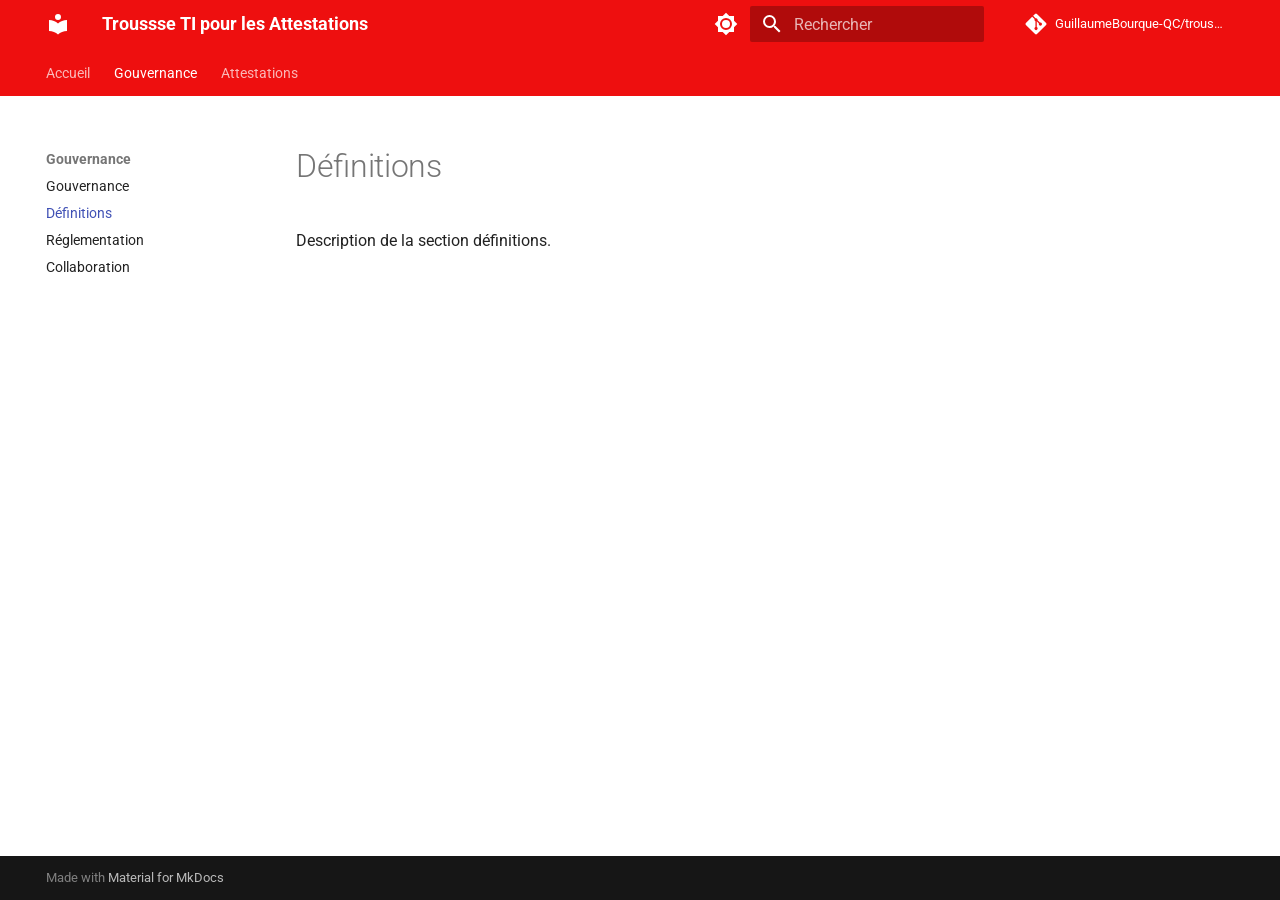
<file: gouvernance/definitions/index.html>
<!doctype html>
<html lang="fr" class="no-js">
  <head>
    
      <meta charset="utf-8">
      <meta name="viewport" content="width=device-width,initial-scale=1">
      
      
      
      
        <link rel="prev" href="../">
      
      
        <link rel="next" href="../reglementation/">
      
      
      <link rel="icon" href="../../assets/images/favicon.png">
      <meta name="generator" content="mkdocs-1.6.1, mkdocs-material-9.6.5">
    
    
      
        <title>Définitions - Troussse TI pour les Attestations</title>
      
    
    
      <link rel="stylesheet" href="../../assets/stylesheets/main.8608ea7d.min.css">
      
        
        <link rel="stylesheet" href="../../assets/stylesheets/palette.06af60db.min.css">
      
      


    
    
      
    
    
      
        
        
        <link rel="preconnect" href="https://fonts.gstatic.com" crossorigin>
        <link rel="stylesheet" href="https://fonts.googleapis.com/css?family=Roboto:300,300i,400,400i,700,700i%7CRoboto+Mono:400,400i,700,700i&display=fallback">
        <style>:root{--md-text-font:"Roboto";--md-code-font:"Roboto Mono"}</style>
      
    
    
      <link rel="stylesheet" href="../../stylesheets/extra.css">
    
    <script>__md_scope=new URL("../..",location),__md_hash=e=>[...e].reduce(((e,_)=>(e<<5)-e+_.charCodeAt(0)),0),__md_get=(e,_=localStorage,t=__md_scope)=>JSON.parse(_.getItem(t.pathname+"."+e)),__md_set=(e,_,t=localStorage,a=__md_scope)=>{try{t.setItem(a.pathname+"."+e,JSON.stringify(_))}catch(e){}}</script>
    
      

    
    
    
  </head>
  
  
    
    
      
    
    
    
    
    <body dir="ltr" data-md-color-scheme="qc-piv" data-md-color-primary="indigo" data-md-color-accent="indigo">
  
    
    <input class="md-toggle" data-md-toggle="drawer" type="checkbox" id="__drawer" autocomplete="off">
    <input class="md-toggle" data-md-toggle="search" type="checkbox" id="__search" autocomplete="off">
    <label class="md-overlay" for="__drawer"></label>
    <div data-md-component="skip">
      
        
        <a href="#definitions" class="md-skip">
          Aller au contenu
        </a>
      
    </div>
    <div data-md-component="announce">
      
    </div>
    
    
      

<header class="md-header" data-md-component="header">
  <nav class="md-header__inner md-grid" aria-label="En-tête">
    <a href="../.." title="Troussse TI pour les Attestations" class="md-header__button md-logo" aria-label="Troussse TI pour les Attestations" data-md-component="logo">
      
  
  <svg xmlns="http://www.w3.org/2000/svg" viewBox="0 0 24 24"><path d="M12 8a3 3 0 0 0 3-3 3 3 0 0 0-3-3 3 3 0 0 0-3 3 3 3 0 0 0 3 3m0 3.54C9.64 9.35 6.5 8 3 8v11c3.5 0 6.64 1.35 9 3.54 2.36-2.19 5.5-3.54 9-3.54V8c-3.5 0-6.64 1.35-9 3.54"/></svg>

    </a>
    <label class="md-header__button md-icon" for="__drawer">
      
      <svg xmlns="http://www.w3.org/2000/svg" viewBox="0 0 24 24"><path d="M3 6h18v2H3zm0 5h18v2H3zm0 5h18v2H3z"/></svg>
    </label>
    <div class="md-header__title" data-md-component="header-title">
      <div class="md-header__ellipsis">
        <div class="md-header__topic">
          <span class="md-ellipsis">
            Troussse TI pour les Attestations
          </span>
        </div>
        <div class="md-header__topic" data-md-component="header-topic">
          <span class="md-ellipsis">
            
              Définitions
            
          </span>
        </div>
      </div>
    </div>
    
      
        <form class="md-header__option" data-md-component="palette">
  
    
    
    
    <input class="md-option" data-md-color-media="" data-md-color-scheme="qc-piv" data-md-color-primary="indigo" data-md-color-accent="indigo"  aria-label="Basculer en mode sombre"  type="radio" name="__palette" id="__palette_0">
    
      <label class="md-header__button md-icon" title="Basculer en mode sombre" for="__palette_1" hidden>
        <svg xmlns="http://www.w3.org/2000/svg" viewBox="0 0 24 24"><path d="M12 8a4 4 0 0 0-4 4 4 4 0 0 0 4 4 4 4 0 0 0 4-4 4 4 0 0 0-4-4m0 10a6 6 0 0 1-6-6 6 6 0 0 1 6-6 6 6 0 0 1 6 6 6 6 0 0 1-6 6m8-9.31V4h-4.69L12 .69 8.69 4H4v4.69L.69 12 4 15.31V20h4.69L12 23.31 15.31 20H20v-4.69L23.31 12z"/></svg>
      </label>
    
  
    
    
    
    <input class="md-option" data-md-color-media="" data-md-color-scheme="slate" data-md-color-primary="blue" data-md-color-accent="light-blue"  aria-label="Basculer en mode clair"  type="radio" name="__palette" id="__palette_1">
    
      <label class="md-header__button md-icon" title="Basculer en mode clair" for="__palette_0" hidden>
        <svg xmlns="http://www.w3.org/2000/svg" viewBox="0 0 24 24"><path d="M12 18c-.89 0-1.74-.2-2.5-.55C11.56 16.5 13 14.42 13 12s-1.44-4.5-3.5-5.45C10.26 6.2 11.11 6 12 6a6 6 0 0 1 6 6 6 6 0 0 1-6 6m8-9.31V4h-4.69L12 .69 8.69 4H4v4.69L.69 12 4 15.31V20h4.69L12 23.31 15.31 20H20v-4.69L23.31 12z"/></svg>
      </label>
    
  
</form>
      
    
    
      <script>var palette=__md_get("__palette");if(palette&&palette.color){if("(prefers-color-scheme)"===palette.color.media){var media=matchMedia("(prefers-color-scheme: light)"),input=document.querySelector(media.matches?"[data-md-color-media='(prefers-color-scheme: light)']":"[data-md-color-media='(prefers-color-scheme: dark)']");palette.color.media=input.getAttribute("data-md-color-media"),palette.color.scheme=input.getAttribute("data-md-color-scheme"),palette.color.primary=input.getAttribute("data-md-color-primary"),palette.color.accent=input.getAttribute("data-md-color-accent")}for(var[key,value]of Object.entries(palette.color))document.body.setAttribute("data-md-color-"+key,value)}</script>
    
    
    
      <label class="md-header__button md-icon" for="__search">
        
        <svg xmlns="http://www.w3.org/2000/svg" viewBox="0 0 24 24"><path d="M9.5 3A6.5 6.5 0 0 1 16 9.5c0 1.61-.59 3.09-1.56 4.23l.27.27h.79l5 5-1.5 1.5-5-5v-.79l-.27-.27A6.52 6.52 0 0 1 9.5 16 6.5 6.5 0 0 1 3 9.5 6.5 6.5 0 0 1 9.5 3m0 2C7 5 5 7 5 9.5S7 14 9.5 14 14 12 14 9.5 12 5 9.5 5"/></svg>
      </label>
      <div class="md-search" data-md-component="search" role="dialog">
  <label class="md-search__overlay" for="__search"></label>
  <div class="md-search__inner" role="search">
    <form class="md-search__form" name="search">
      <input type="text" class="md-search__input" name="query" aria-label="Rechercher" placeholder="Rechercher" autocapitalize="off" autocorrect="off" autocomplete="off" spellcheck="false" data-md-component="search-query" required>
      <label class="md-search__icon md-icon" for="__search">
        
        <svg xmlns="http://www.w3.org/2000/svg" viewBox="0 0 24 24"><path d="M9.5 3A6.5 6.5 0 0 1 16 9.5c0 1.61-.59 3.09-1.56 4.23l.27.27h.79l5 5-1.5 1.5-5-5v-.79l-.27-.27A6.52 6.52 0 0 1 9.5 16 6.5 6.5 0 0 1 3 9.5 6.5 6.5 0 0 1 9.5 3m0 2C7 5 5 7 5 9.5S7 14 9.5 14 14 12 14 9.5 12 5 9.5 5"/></svg>
        
        <svg xmlns="http://www.w3.org/2000/svg" viewBox="0 0 24 24"><path d="M20 11v2H8l5.5 5.5-1.42 1.42L4.16 12l7.92-7.92L13.5 5.5 8 11z"/></svg>
      </label>
      <nav class="md-search__options" aria-label="Recherche">
        
        <button type="reset" class="md-search__icon md-icon" title="Effacer" aria-label="Effacer" tabindex="-1">
          
          <svg xmlns="http://www.w3.org/2000/svg" viewBox="0 0 24 24"><path d="M19 6.41 17.59 5 12 10.59 6.41 5 5 6.41 10.59 12 5 17.59 6.41 19 12 13.41 17.59 19 19 17.59 13.41 12z"/></svg>
        </button>
      </nav>
      
    </form>
    <div class="md-search__output">
      <div class="md-search__scrollwrap" tabindex="0" data-md-scrollfix>
        <div class="md-search-result" data-md-component="search-result">
          <div class="md-search-result__meta">
            Initialisation de la recherche
          </div>
          <ol class="md-search-result__list" role="presentation"></ol>
        </div>
      </div>
    </div>
  </div>
</div>
    
    
      <div class="md-header__source">
        <a href="https://github.com/GuillaumeBourque-QC/trousse-techno" title="Aller au dépôt" class="md-source" data-md-component="source">
  <div class="md-source__icon md-icon">
    
    <svg xmlns="http://www.w3.org/2000/svg" viewBox="0 0 448 512"><!--! Font Awesome Free 6.7.2 by @fontawesome - https://fontawesome.com License - https://fontawesome.com/license/free (Icons: CC BY 4.0, Fonts: SIL OFL 1.1, Code: MIT License) Copyright 2024 Fonticons, Inc.--><path d="M439.55 236.05 244 40.45a28.87 28.87 0 0 0-40.81 0l-40.66 40.63 51.52 51.52c27.06-9.14 52.68 16.77 43.39 43.68l49.66 49.66c34.23-11.8 61.18 31 35.47 56.69-26.49 26.49-70.21-2.87-56-37.34L240.22 199v121.85c25.3 12.54 22.26 41.85 9.08 55a34.34 34.34 0 0 1-48.55 0c-17.57-17.6-11.07-46.91 11.25-56v-123c-20.8-8.51-24.6-30.74-18.64-45L142.57 101 8.45 235.14a28.86 28.86 0 0 0 0 40.81l195.61 195.6a28.86 28.86 0 0 0 40.8 0l194.69-194.69a28.86 28.86 0 0 0 0-40.81"/></svg>
  </div>
  <div class="md-source__repository">
    GuillaumeBourque-QC/trousse-techno
  </div>
</a>
      </div>
    
  </nav>
  
</header>
    
    <div class="md-container" data-md-component="container">
      
      
        
          
            
<nav class="md-tabs" aria-label="Onglets" data-md-component="tabs">
  <div class="md-grid">
    <ul class="md-tabs__list">
      
        
  
  
  
    <li class="md-tabs__item">
      <a href="../.." class="md-tabs__link">
        
  
    
  
  Accueil

      </a>
    </li>
  

      
        
  
  
    
  
  
    
    
      <li class="md-tabs__item md-tabs__item--active">
        <a href="../" class="md-tabs__link">
          
  
  Gouvernance

        </a>
      </li>
    
  

      
        
  
  
  
    
    
      <li class="md-tabs__item">
        <a href="../../attestations/" class="md-tabs__link">
          
  
  Attestations

        </a>
      </li>
    
  

      
    </ul>
  </div>
</nav>
          
        
      
      <main class="md-main" data-md-component="main">
        <div class="md-main__inner md-grid">
          
            
              
              <div class="md-sidebar md-sidebar--primary" data-md-component="sidebar" data-md-type="navigation" >
                <div class="md-sidebar__scrollwrap">
                  <div class="md-sidebar__inner">
                    


  


<nav class="md-nav md-nav--primary md-nav--lifted" aria-label="Navigation" data-md-level="0">
  <label class="md-nav__title" for="__drawer">
    <a href="../.." title="Troussse TI pour les Attestations" class="md-nav__button md-logo" aria-label="Troussse TI pour les Attestations" data-md-component="logo">
      
  
  <svg xmlns="http://www.w3.org/2000/svg" viewBox="0 0 24 24"><path d="M12 8a3 3 0 0 0 3-3 3 3 0 0 0-3-3 3 3 0 0 0-3 3 3 3 0 0 0 3 3m0 3.54C9.64 9.35 6.5 8 3 8v11c3.5 0 6.64 1.35 9 3.54 2.36-2.19 5.5-3.54 9-3.54V8c-3.5 0-6.64 1.35-9 3.54"/></svg>

    </a>
    Troussse TI pour les Attestations
  </label>
  
    <div class="md-nav__source">
      <a href="https://github.com/GuillaumeBourque-QC/trousse-techno" title="Aller au dépôt" class="md-source" data-md-component="source">
  <div class="md-source__icon md-icon">
    
    <svg xmlns="http://www.w3.org/2000/svg" viewBox="0 0 448 512"><!--! Font Awesome Free 6.7.2 by @fontawesome - https://fontawesome.com License - https://fontawesome.com/license/free (Icons: CC BY 4.0, Fonts: SIL OFL 1.1, Code: MIT License) Copyright 2024 Fonticons, Inc.--><path d="M439.55 236.05 244 40.45a28.87 28.87 0 0 0-40.81 0l-40.66 40.63 51.52 51.52c27.06-9.14 52.68 16.77 43.39 43.68l49.66 49.66c34.23-11.8 61.18 31 35.47 56.69-26.49 26.49-70.21-2.87-56-37.34L240.22 199v121.85c25.3 12.54 22.26 41.85 9.08 55a34.34 34.34 0 0 1-48.55 0c-17.57-17.6-11.07-46.91 11.25-56v-123c-20.8-8.51-24.6-30.74-18.64-45L142.57 101 8.45 235.14a28.86 28.86 0 0 0 0 40.81l195.61 195.6a28.86 28.86 0 0 0 40.8 0l194.69-194.69a28.86 28.86 0 0 0 0-40.81"/></svg>
  </div>
  <div class="md-source__repository">
    GuillaumeBourque-QC/trousse-techno
  </div>
</a>
    </div>
  
  <ul class="md-nav__list" data-md-scrollfix>
    
      
      
  
  
  
  
    <li class="md-nav__item">
      <a href="../.." class="md-nav__link">
        
  
  <span class="md-ellipsis">
    Accueil
    
  </span>
  

      </a>
    </li>
  

    
      
      
  
  
    
  
  
  
    
    
    
      
        
        
      
      
        
      
    
    
    <li class="md-nav__item md-nav__item--active md-nav__item--section md-nav__item--nested">
      
        
        
        <input class="md-nav__toggle md-toggle " type="checkbox" id="__nav_2" checked>
        
          
          <label class="md-nav__link" for="__nav_2" id="__nav_2_label" tabindex="">
            
  
  <span class="md-ellipsis">
    Gouvernance
    
  </span>
  

            <span class="md-nav__icon md-icon"></span>
          </label>
        
        <nav class="md-nav" data-md-level="1" aria-labelledby="__nav_2_label" aria-expanded="true">
          <label class="md-nav__title" for="__nav_2">
            <span class="md-nav__icon md-icon"></span>
            Gouvernance
          </label>
          <ul class="md-nav__list" data-md-scrollfix>
            
              
                
  
  
  
  
    <li class="md-nav__item">
      <a href="../" class="md-nav__link">
        
  
  <span class="md-ellipsis">
    Gouvernance
    
  </span>
  

      </a>
    </li>
  

              
            
              
                
  
  
    
  
  
  
    <li class="md-nav__item md-nav__item--active">
      
      <input class="md-nav__toggle md-toggle" type="checkbox" id="__toc">
      
      
        
      
      
      <a href="./" class="md-nav__link md-nav__link--active">
        
  
  <span class="md-ellipsis">
    Définitions
    
  </span>
  

      </a>
      
    </li>
  

              
            
              
                
  
  
  
  
    <li class="md-nav__item">
      <a href="../reglementation/" class="md-nav__link">
        
  
  <span class="md-ellipsis">
    Réglementation
    
  </span>
  

      </a>
    </li>
  

              
            
              
                
  
  
  
  
    <li class="md-nav__item">
      <a href="../collaboration/" class="md-nav__link">
        
  
  <span class="md-ellipsis">
    Collaboration
    
  </span>
  

      </a>
    </li>
  

              
            
          </ul>
        </nav>
      
    </li>
  

    
      
      
  
  
  
  
    
    
    
      
      
        
      
    
    
    <li class="md-nav__item md-nav__item--nested">
      
        
        
        <input class="md-nav__toggle md-toggle " type="checkbox" id="__nav_3" >
        
          
          <label class="md-nav__link" for="__nav_3" id="__nav_3_label" tabindex="0">
            
  
  <span class="md-ellipsis">
    Attestations
    
  </span>
  

            <span class="md-nav__icon md-icon"></span>
          </label>
        
        <nav class="md-nav" data-md-level="1" aria-labelledby="__nav_3_label" aria-expanded="false">
          <label class="md-nav__title" for="__nav_3">
            <span class="md-nav__icon md-icon"></span>
            Attestations
          </label>
          <ul class="md-nav__list" data-md-scrollfix>
            
              
                
  
  
  
  
    <li class="md-nav__item">
      <a href="../../attestations/" class="md-nav__link">
        
  
  <span class="md-ellipsis">
    Attestations
    
  </span>
  

      </a>
    </li>
  

              
            
              
                
  
  
  
  
    <li class="md-nav__item">
      <a href="../../attestations/emetteur/" class="md-nav__link">
        
  
  <span class="md-ellipsis">
    Emetteurs
    
  </span>
  

      </a>
    </li>
  

              
            
              
                
  
  
  
  
    <li class="md-nav__item">
      <a href="../../attestations/verificateur/" class="md-nav__link">
        
  
  <span class="md-ellipsis">
    Vérificateurs
    
  </span>
  

      </a>
    </li>
  

              
            
          </ul>
        </nav>
      
    </li>
  

    
  </ul>
</nav>
                  </div>
                </div>
              </div>
            
            
              
              <div class="md-sidebar md-sidebar--secondary" data-md-component="sidebar" data-md-type="toc" >
                <div class="md-sidebar__scrollwrap">
                  <div class="md-sidebar__inner">
                    

<nav class="md-nav md-nav--secondary" aria-label="Table des matières">
  
  
  
    
  
  
</nav>
                  </div>
                </div>
              </div>
            
          
          
            <div class="md-content" data-md-component="content">
              <article class="md-content__inner md-typeset">
                
                  


  
  


<h1 id="definitions">Définitions</h1>
<p>Description de la section définitions.</p>












                
              </article>
            </div>
          
          
<script>var target=document.getElementById(location.hash.slice(1));target&&target.name&&(target.checked=target.name.startsWith("__tabbed_"))</script>
        </div>
        
          <button type="button" class="md-top md-icon" data-md-component="top" hidden>
  
  <svg xmlns="http://www.w3.org/2000/svg" viewBox="0 0 24 24"><path d="M13 20h-2V8l-5.5 5.5-1.42-1.42L12 4.16l7.92 7.92-1.42 1.42L13 8z"/></svg>
  Retour en haut de la page
</button>
        
      </main>
      
        <footer class="md-footer">
  
  <div class="md-footer-meta md-typeset">
    <div class="md-footer-meta__inner md-grid">
      <div class="md-copyright">
  
  
    Made with
    <a href="https://squidfunk.github.io/mkdocs-material/" target="_blank" rel="noopener">
      Material for MkDocs
    </a>
  
</div>
      
    </div>
  </div>
</footer>
      
    </div>
    <div class="md-dialog" data-md-component="dialog">
      <div class="md-dialog__inner md-typeset"></div>
    </div>
    
    
    <script id="__config" type="application/json">{"base": "../..", "features": ["navigation.tabs", "navigation.sections", "navigation.top"], "search": "../../assets/javascripts/workers/search.f8cc74c7.min.js", "translations": {"clipboard.copied": "Copi\u00e9 dans le presse-papier", "clipboard.copy": "Copier dans le presse-papier", "search.result.more.one": "1 de plus sur cette page", "search.result.more.other": "# de plus sur cette page", "search.result.none": "Aucun document trouv\u00e9", "search.result.one": "1 document trouv\u00e9", "search.result.other": "# documents trouv\u00e9s", "search.result.placeholder": "Taper pour d\u00e9marrer la recherche", "search.result.term.missing": "Non trouv\u00e9", "select.version": "S\u00e9lectionner la version"}}</script>
    
    
      <script src="../../assets/javascripts/bundle.f1b6f286.min.js"></script>
      
    
  </body>
</html>
</file>
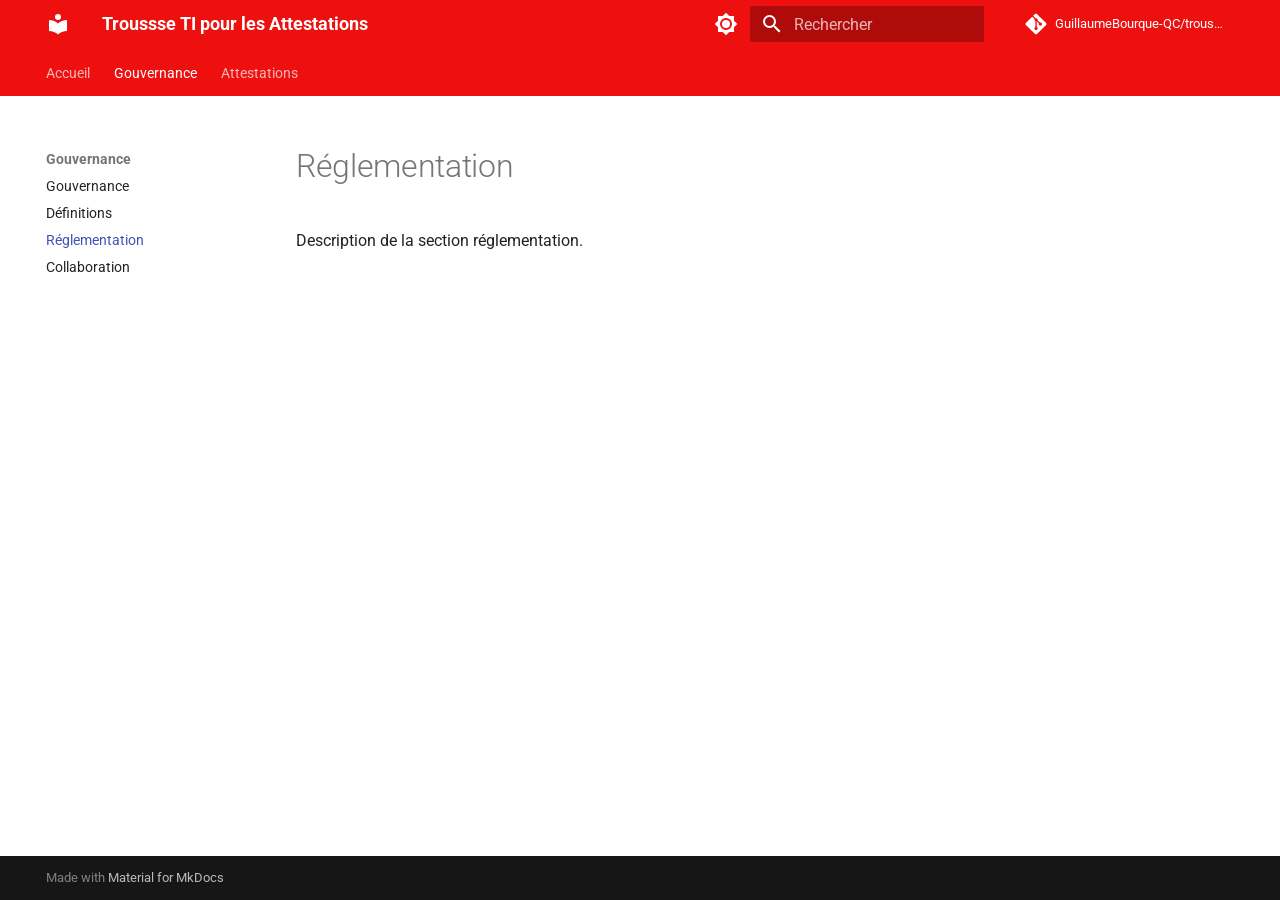
<file: gouvernance/reglementation/index.html>
<!doctype html>
<html lang="fr" class="no-js">
  <head>
    
      <meta charset="utf-8">
      <meta name="viewport" content="width=device-width,initial-scale=1">
      
      
      
      
        <link rel="prev" href="../definitions/">
      
      
        <link rel="next" href="../collaboration/">
      
      
      <link rel="icon" href="../../assets/images/favicon.png">
      <meta name="generator" content="mkdocs-1.6.1, mkdocs-material-9.6.5">
    
    
      
        <title>Réglementation - Troussse TI pour les Attestations</title>
      
    
    
      <link rel="stylesheet" href="../../assets/stylesheets/main.8608ea7d.min.css">
      
        
        <link rel="stylesheet" href="../../assets/stylesheets/palette.06af60db.min.css">
      
      


    
    
      
    
    
      
        
        
        <link rel="preconnect" href="https://fonts.gstatic.com" crossorigin>
        <link rel="stylesheet" href="https://fonts.googleapis.com/css?family=Roboto:300,300i,400,400i,700,700i%7CRoboto+Mono:400,400i,700,700i&display=fallback">
        <style>:root{--md-text-font:"Roboto";--md-code-font:"Roboto Mono"}</style>
      
    
    
      <link rel="stylesheet" href="../../stylesheets/extra.css">
    
    <script>__md_scope=new URL("../..",location),__md_hash=e=>[...e].reduce(((e,_)=>(e<<5)-e+_.charCodeAt(0)),0),__md_get=(e,_=localStorage,t=__md_scope)=>JSON.parse(_.getItem(t.pathname+"."+e)),__md_set=(e,_,t=localStorage,a=__md_scope)=>{try{t.setItem(a.pathname+"."+e,JSON.stringify(_))}catch(e){}}</script>
    
      

    
    
    
  </head>
  
  
    
    
      
    
    
    
    
    <body dir="ltr" data-md-color-scheme="qc-piv" data-md-color-primary="indigo" data-md-color-accent="indigo">
  
    
    <input class="md-toggle" data-md-toggle="drawer" type="checkbox" id="__drawer" autocomplete="off">
    <input class="md-toggle" data-md-toggle="search" type="checkbox" id="__search" autocomplete="off">
    <label class="md-overlay" for="__drawer"></label>
    <div data-md-component="skip">
      
        
        <a href="#reglementation" class="md-skip">
          Aller au contenu
        </a>
      
    </div>
    <div data-md-component="announce">
      
    </div>
    
    
      

<header class="md-header" data-md-component="header">
  <nav class="md-header__inner md-grid" aria-label="En-tête">
    <a href="../.." title="Troussse TI pour les Attestations" class="md-header__button md-logo" aria-label="Troussse TI pour les Attestations" data-md-component="logo">
      
  
  <svg xmlns="http://www.w3.org/2000/svg" viewBox="0 0 24 24"><path d="M12 8a3 3 0 0 0 3-3 3 3 0 0 0-3-3 3 3 0 0 0-3 3 3 3 0 0 0 3 3m0 3.54C9.64 9.35 6.5 8 3 8v11c3.5 0 6.64 1.35 9 3.54 2.36-2.19 5.5-3.54 9-3.54V8c-3.5 0-6.64 1.35-9 3.54"/></svg>

    </a>
    <label class="md-header__button md-icon" for="__drawer">
      
      <svg xmlns="http://www.w3.org/2000/svg" viewBox="0 0 24 24"><path d="M3 6h18v2H3zm0 5h18v2H3zm0 5h18v2H3z"/></svg>
    </label>
    <div class="md-header__title" data-md-component="header-title">
      <div class="md-header__ellipsis">
        <div class="md-header__topic">
          <span class="md-ellipsis">
            Troussse TI pour les Attestations
          </span>
        </div>
        <div class="md-header__topic" data-md-component="header-topic">
          <span class="md-ellipsis">
            
              Réglementation
            
          </span>
        </div>
      </div>
    </div>
    
      
        <form class="md-header__option" data-md-component="palette">
  
    
    
    
    <input class="md-option" data-md-color-media="" data-md-color-scheme="qc-piv" data-md-color-primary="indigo" data-md-color-accent="indigo"  aria-label="Basculer en mode sombre"  type="radio" name="__palette" id="__palette_0">
    
      <label class="md-header__button md-icon" title="Basculer en mode sombre" for="__palette_1" hidden>
        <svg xmlns="http://www.w3.org/2000/svg" viewBox="0 0 24 24"><path d="M12 8a4 4 0 0 0-4 4 4 4 0 0 0 4 4 4 4 0 0 0 4-4 4 4 0 0 0-4-4m0 10a6 6 0 0 1-6-6 6 6 0 0 1 6-6 6 6 0 0 1 6 6 6 6 0 0 1-6 6m8-9.31V4h-4.69L12 .69 8.69 4H4v4.69L.69 12 4 15.31V20h4.69L12 23.31 15.31 20H20v-4.69L23.31 12z"/></svg>
      </label>
    
  
    
    
    
    <input class="md-option" data-md-color-media="" data-md-color-scheme="slate" data-md-color-primary="blue" data-md-color-accent="light-blue"  aria-label="Basculer en mode clair"  type="radio" name="__palette" id="__palette_1">
    
      <label class="md-header__button md-icon" title="Basculer en mode clair" for="__palette_0" hidden>
        <svg xmlns="http://www.w3.org/2000/svg" viewBox="0 0 24 24"><path d="M12 18c-.89 0-1.74-.2-2.5-.55C11.56 16.5 13 14.42 13 12s-1.44-4.5-3.5-5.45C10.26 6.2 11.11 6 12 6a6 6 0 0 1 6 6 6 6 0 0 1-6 6m8-9.31V4h-4.69L12 .69 8.69 4H4v4.69L.69 12 4 15.31V20h4.69L12 23.31 15.31 20H20v-4.69L23.31 12z"/></svg>
      </label>
    
  
</form>
      
    
    
      <script>var palette=__md_get("__palette");if(palette&&palette.color){if("(prefers-color-scheme)"===palette.color.media){var media=matchMedia("(prefers-color-scheme: light)"),input=document.querySelector(media.matches?"[data-md-color-media='(prefers-color-scheme: light)']":"[data-md-color-media='(prefers-color-scheme: dark)']");palette.color.media=input.getAttribute("data-md-color-media"),palette.color.scheme=input.getAttribute("data-md-color-scheme"),palette.color.primary=input.getAttribute("data-md-color-primary"),palette.color.accent=input.getAttribute("data-md-color-accent")}for(var[key,value]of Object.entries(palette.color))document.body.setAttribute("data-md-color-"+key,value)}</script>
    
    
    
      <label class="md-header__button md-icon" for="__search">
        
        <svg xmlns="http://www.w3.org/2000/svg" viewBox="0 0 24 24"><path d="M9.5 3A6.5 6.5 0 0 1 16 9.5c0 1.61-.59 3.09-1.56 4.23l.27.27h.79l5 5-1.5 1.5-5-5v-.79l-.27-.27A6.52 6.52 0 0 1 9.5 16 6.5 6.5 0 0 1 3 9.5 6.5 6.5 0 0 1 9.5 3m0 2C7 5 5 7 5 9.5S7 14 9.5 14 14 12 14 9.5 12 5 9.5 5"/></svg>
      </label>
      <div class="md-search" data-md-component="search" role="dialog">
  <label class="md-search__overlay" for="__search"></label>
  <div class="md-search__inner" role="search">
    <form class="md-search__form" name="search">
      <input type="text" class="md-search__input" name="query" aria-label="Rechercher" placeholder="Rechercher" autocapitalize="off" autocorrect="off" autocomplete="off" spellcheck="false" data-md-component="search-query" required>
      <label class="md-search__icon md-icon" for="__search">
        
        <svg xmlns="http://www.w3.org/2000/svg" viewBox="0 0 24 24"><path d="M9.5 3A6.5 6.5 0 0 1 16 9.5c0 1.61-.59 3.09-1.56 4.23l.27.27h.79l5 5-1.5 1.5-5-5v-.79l-.27-.27A6.52 6.52 0 0 1 9.5 16 6.5 6.5 0 0 1 3 9.5 6.5 6.5 0 0 1 9.5 3m0 2C7 5 5 7 5 9.5S7 14 9.5 14 14 12 14 9.5 12 5 9.5 5"/></svg>
        
        <svg xmlns="http://www.w3.org/2000/svg" viewBox="0 0 24 24"><path d="M20 11v2H8l5.5 5.5-1.42 1.42L4.16 12l7.92-7.92L13.5 5.5 8 11z"/></svg>
      </label>
      <nav class="md-search__options" aria-label="Recherche">
        
        <button type="reset" class="md-search__icon md-icon" title="Effacer" aria-label="Effacer" tabindex="-1">
          
          <svg xmlns="http://www.w3.org/2000/svg" viewBox="0 0 24 24"><path d="M19 6.41 17.59 5 12 10.59 6.41 5 5 6.41 10.59 12 5 17.59 6.41 19 12 13.41 17.59 19 19 17.59 13.41 12z"/></svg>
        </button>
      </nav>
      
    </form>
    <div class="md-search__output">
      <div class="md-search__scrollwrap" tabindex="0" data-md-scrollfix>
        <div class="md-search-result" data-md-component="search-result">
          <div class="md-search-result__meta">
            Initialisation de la recherche
          </div>
          <ol class="md-search-result__list" role="presentation"></ol>
        </div>
      </div>
    </div>
  </div>
</div>
    
    
      <div class="md-header__source">
        <a href="https://github.com/GuillaumeBourque-QC/trousse-techno" title="Aller au dépôt" class="md-source" data-md-component="source">
  <div class="md-source__icon md-icon">
    
    <svg xmlns="http://www.w3.org/2000/svg" viewBox="0 0 448 512"><!--! Font Awesome Free 6.7.2 by @fontawesome - https://fontawesome.com License - https://fontawesome.com/license/free (Icons: CC BY 4.0, Fonts: SIL OFL 1.1, Code: MIT License) Copyright 2024 Fonticons, Inc.--><path d="M439.55 236.05 244 40.45a28.87 28.87 0 0 0-40.81 0l-40.66 40.63 51.52 51.52c27.06-9.14 52.68 16.77 43.39 43.68l49.66 49.66c34.23-11.8 61.18 31 35.47 56.69-26.49 26.49-70.21-2.87-56-37.34L240.22 199v121.85c25.3 12.54 22.26 41.85 9.08 55a34.34 34.34 0 0 1-48.55 0c-17.57-17.6-11.07-46.91 11.25-56v-123c-20.8-8.51-24.6-30.74-18.64-45L142.57 101 8.45 235.14a28.86 28.86 0 0 0 0 40.81l195.61 195.6a28.86 28.86 0 0 0 40.8 0l194.69-194.69a28.86 28.86 0 0 0 0-40.81"/></svg>
  </div>
  <div class="md-source__repository">
    GuillaumeBourque-QC/trousse-techno
  </div>
</a>
      </div>
    
  </nav>
  
</header>
    
    <div class="md-container" data-md-component="container">
      
      
        
          
            
<nav class="md-tabs" aria-label="Onglets" data-md-component="tabs">
  <div class="md-grid">
    <ul class="md-tabs__list">
      
        
  
  
  
    <li class="md-tabs__item">
      <a href="../.." class="md-tabs__link">
        
  
    
  
  Accueil

      </a>
    </li>
  

      
        
  
  
    
  
  
    
    
      <li class="md-tabs__item md-tabs__item--active">
        <a href="../" class="md-tabs__link">
          
  
  Gouvernance

        </a>
      </li>
    
  

      
        
  
  
  
    
    
      <li class="md-tabs__item">
        <a href="../../attestations/" class="md-tabs__link">
          
  
  Attestations

        </a>
      </li>
    
  

      
    </ul>
  </div>
</nav>
          
        
      
      <main class="md-main" data-md-component="main">
        <div class="md-main__inner md-grid">
          
            
              
              <div class="md-sidebar md-sidebar--primary" data-md-component="sidebar" data-md-type="navigation" >
                <div class="md-sidebar__scrollwrap">
                  <div class="md-sidebar__inner">
                    


  


<nav class="md-nav md-nav--primary md-nav--lifted" aria-label="Navigation" data-md-level="0">
  <label class="md-nav__title" for="__drawer">
    <a href="../.." title="Troussse TI pour les Attestations" class="md-nav__button md-logo" aria-label="Troussse TI pour les Attestations" data-md-component="logo">
      
  
  <svg xmlns="http://www.w3.org/2000/svg" viewBox="0 0 24 24"><path d="M12 8a3 3 0 0 0 3-3 3 3 0 0 0-3-3 3 3 0 0 0-3 3 3 3 0 0 0 3 3m0 3.54C9.64 9.35 6.5 8 3 8v11c3.5 0 6.64 1.35 9 3.54 2.36-2.19 5.5-3.54 9-3.54V8c-3.5 0-6.64 1.35-9 3.54"/></svg>

    </a>
    Troussse TI pour les Attestations
  </label>
  
    <div class="md-nav__source">
      <a href="https://github.com/GuillaumeBourque-QC/trousse-techno" title="Aller au dépôt" class="md-source" data-md-component="source">
  <div class="md-source__icon md-icon">
    
    <svg xmlns="http://www.w3.org/2000/svg" viewBox="0 0 448 512"><!--! Font Awesome Free 6.7.2 by @fontawesome - https://fontawesome.com License - https://fontawesome.com/license/free (Icons: CC BY 4.0, Fonts: SIL OFL 1.1, Code: MIT License) Copyright 2024 Fonticons, Inc.--><path d="M439.55 236.05 244 40.45a28.87 28.87 0 0 0-40.81 0l-40.66 40.63 51.52 51.52c27.06-9.14 52.68 16.77 43.39 43.68l49.66 49.66c34.23-11.8 61.18 31 35.47 56.69-26.49 26.49-70.21-2.87-56-37.34L240.22 199v121.85c25.3 12.54 22.26 41.85 9.08 55a34.34 34.34 0 0 1-48.55 0c-17.57-17.6-11.07-46.91 11.25-56v-123c-20.8-8.51-24.6-30.74-18.64-45L142.57 101 8.45 235.14a28.86 28.86 0 0 0 0 40.81l195.61 195.6a28.86 28.86 0 0 0 40.8 0l194.69-194.69a28.86 28.86 0 0 0 0-40.81"/></svg>
  </div>
  <div class="md-source__repository">
    GuillaumeBourque-QC/trousse-techno
  </div>
</a>
    </div>
  
  <ul class="md-nav__list" data-md-scrollfix>
    
      
      
  
  
  
  
    <li class="md-nav__item">
      <a href="../.." class="md-nav__link">
        
  
  <span class="md-ellipsis">
    Accueil
    
  </span>
  

      </a>
    </li>
  

    
      
      
  
  
    
  
  
  
    
    
    
      
        
        
      
      
        
      
    
    
    <li class="md-nav__item md-nav__item--active md-nav__item--section md-nav__item--nested">
      
        
        
        <input class="md-nav__toggle md-toggle " type="checkbox" id="__nav_2" checked>
        
          
          <label class="md-nav__link" for="__nav_2" id="__nav_2_label" tabindex="">
            
  
  <span class="md-ellipsis">
    Gouvernance
    
  </span>
  

            <span class="md-nav__icon md-icon"></span>
          </label>
        
        <nav class="md-nav" data-md-level="1" aria-labelledby="__nav_2_label" aria-expanded="true">
          <label class="md-nav__title" for="__nav_2">
            <span class="md-nav__icon md-icon"></span>
            Gouvernance
          </label>
          <ul class="md-nav__list" data-md-scrollfix>
            
              
                
  
  
  
  
    <li class="md-nav__item">
      <a href="../" class="md-nav__link">
        
  
  <span class="md-ellipsis">
    Gouvernance
    
  </span>
  

      </a>
    </li>
  

              
            
              
                
  
  
  
  
    <li class="md-nav__item">
      <a href="../definitions/" class="md-nav__link">
        
  
  <span class="md-ellipsis">
    Définitions
    
  </span>
  

      </a>
    </li>
  

              
            
              
                
  
  
    
  
  
  
    <li class="md-nav__item md-nav__item--active">
      
      <input class="md-nav__toggle md-toggle" type="checkbox" id="__toc">
      
      
        
      
      
      <a href="./" class="md-nav__link md-nav__link--active">
        
  
  <span class="md-ellipsis">
    Réglementation
    
  </span>
  

      </a>
      
    </li>
  

              
            
              
                
  
  
  
  
    <li class="md-nav__item">
      <a href="../collaboration/" class="md-nav__link">
        
  
  <span class="md-ellipsis">
    Collaboration
    
  </span>
  

      </a>
    </li>
  

              
            
          </ul>
        </nav>
      
    </li>
  

    
      
      
  
  
  
  
    
    
    
      
      
        
      
    
    
    <li class="md-nav__item md-nav__item--nested">
      
        
        
        <input class="md-nav__toggle md-toggle " type="checkbox" id="__nav_3" >
        
          
          <label class="md-nav__link" for="__nav_3" id="__nav_3_label" tabindex="0">
            
  
  <span class="md-ellipsis">
    Attestations
    
  </span>
  

            <span class="md-nav__icon md-icon"></span>
          </label>
        
        <nav class="md-nav" data-md-level="1" aria-labelledby="__nav_3_label" aria-expanded="false">
          <label class="md-nav__title" for="__nav_3">
            <span class="md-nav__icon md-icon"></span>
            Attestations
          </label>
          <ul class="md-nav__list" data-md-scrollfix>
            
              
                
  
  
  
  
    <li class="md-nav__item">
      <a href="../../attestations/" class="md-nav__link">
        
  
  <span class="md-ellipsis">
    Attestations
    
  </span>
  

      </a>
    </li>
  

              
            
              
                
  
  
  
  
    <li class="md-nav__item">
      <a href="../../attestations/emetteur/" class="md-nav__link">
        
  
  <span class="md-ellipsis">
    Emetteurs
    
  </span>
  

      </a>
    </li>
  

              
            
              
                
  
  
  
  
    <li class="md-nav__item">
      <a href="../../attestations/verificateur/" class="md-nav__link">
        
  
  <span class="md-ellipsis">
    Vérificateurs
    
  </span>
  

      </a>
    </li>
  

              
            
          </ul>
        </nav>
      
    </li>
  

    
  </ul>
</nav>
                  </div>
                </div>
              </div>
            
            
              
              <div class="md-sidebar md-sidebar--secondary" data-md-component="sidebar" data-md-type="toc" >
                <div class="md-sidebar__scrollwrap">
                  <div class="md-sidebar__inner">
                    

<nav class="md-nav md-nav--secondary" aria-label="Table des matières">
  
  
  
    
  
  
</nav>
                  </div>
                </div>
              </div>
            
          
          
            <div class="md-content" data-md-component="content">
              <article class="md-content__inner md-typeset">
                
                  


  
  


<h1 id="reglementation">Réglementation</h1>
<p>Description de la section réglementation.</p>












                
              </article>
            </div>
          
          
<script>var target=document.getElementById(location.hash.slice(1));target&&target.name&&(target.checked=target.name.startsWith("__tabbed_"))</script>
        </div>
        
          <button type="button" class="md-top md-icon" data-md-component="top" hidden>
  
  <svg xmlns="http://www.w3.org/2000/svg" viewBox="0 0 24 24"><path d="M13 20h-2V8l-5.5 5.5-1.42-1.42L12 4.16l7.92 7.92-1.42 1.42L13 8z"/></svg>
  Retour en haut de la page
</button>
        
      </main>
      
        <footer class="md-footer">
  
  <div class="md-footer-meta md-typeset">
    <div class="md-footer-meta__inner md-grid">
      <div class="md-copyright">
  
  
    Made with
    <a href="https://squidfunk.github.io/mkdocs-material/" target="_blank" rel="noopener">
      Material for MkDocs
    </a>
  
</div>
      
    </div>
  </div>
</footer>
      
    </div>
    <div class="md-dialog" data-md-component="dialog">
      <div class="md-dialog__inner md-typeset"></div>
    </div>
    
    
    <script id="__config" type="application/json">{"base": "../..", "features": ["navigation.tabs", "navigation.sections", "navigation.top"], "search": "../../assets/javascripts/workers/search.f8cc74c7.min.js", "translations": {"clipboard.copied": "Copi\u00e9 dans le presse-papier", "clipboard.copy": "Copier dans le presse-papier", "search.result.more.one": "1 de plus sur cette page", "search.result.more.other": "# de plus sur cette page", "search.result.none": "Aucun document trouv\u00e9", "search.result.one": "1 document trouv\u00e9", "search.result.other": "# documents trouv\u00e9s", "search.result.placeholder": "Taper pour d\u00e9marrer la recherche", "search.result.term.missing": "Non trouv\u00e9", "select.version": "S\u00e9lectionner la version"}}</script>
    
    
      <script src="../../assets/javascripts/bundle.f1b6f286.min.js"></script>
      
    
  </body>
</html>
</file>
<file: stylesheets/extra.css>
[data-md-color-scheme="qc-piv"] {
  --md-primary-fg-color:        #EE0F0F;
  --md-primary-fg-color--light: #ECB7B7;
  --md-primary-fg-color--dark:  #90030C;
}

@font-face {
  font-family: "roboto";
  src: "https://fonts.google.com/specimen/Roboto";
}
</file>
<file: assets/stylesheets/main.8608ea7d.min.css>
@charset "UTF-8";html{-webkit-text-size-adjust:none;-moz-text-size-adjust:none;text-size-adjust:none;box-sizing:border-box}*,:after,:before{box-sizing:inherit}@media (prefers-reduced-motion){*,:after,:before{transition:none!important}}body{margin:0}a,button,input,label{-webkit-tap-highlight-color:transparent}a{color:inherit;text-decoration:none}hr{border:0;box-sizing:initial;display:block;height:.05rem;overflow:visible;padding:0}small{font-size:80%}sub,sup{line-height:1em}img{border-style:none}table{border-collapse:initial;border-spacing:0}td,th{font-weight:400;vertical-align:top}button{background:#0000;border:0;font-family:inherit;font-size:inherit;margin:0;padding:0}input{border:0;outline:none}:root{--md-primary-fg-color:#4051b5;--md-primary-fg-color--light:#5d6cc0;--md-primary-fg-color--dark:#303fa1;--md-primary-bg-color:#fff;--md-primary-bg-color--light:#ffffffb3;--md-accent-fg-color:#526cfe;--md-accent-fg-color--transparent:#526cfe1a;--md-accent-bg-color:#fff;--md-accent-bg-color--light:#ffffffb3}[data-md-color-scheme=default]{color-scheme:light}[data-md-color-scheme=default] img[src$="#gh-dark-mode-only"],[data-md-color-scheme=default] img[src$="#only-dark"]{display:none}:root,[data-md-color-scheme=default]{--md-hue:225deg;--md-default-fg-color:#000000de;--md-default-fg-color--light:#0000008a;--md-default-fg-color--lighter:#00000052;--md-default-fg-color--lightest:#00000012;--md-default-bg-color:#fff;--md-default-bg-color--light:#ffffffb3;--md-default-bg-color--lighter:#ffffff4d;--md-default-bg-color--lightest:#ffffff1f;--md-code-fg-color:#36464e;--md-code-bg-color:#f5f5f5;--md-code-hl-color:#4287ff;--md-code-hl-color--light:#4287ff1a;--md-code-hl-number-color:#d52a2a;--md-code-hl-special-color:#db1457;--md-code-hl-function-color:#a846b9;--md-code-hl-constant-color:#6e59d9;--md-code-hl-keyword-color:#3f6ec6;--md-code-hl-string-color:#1c7d4d;--md-code-hl-name-color:var(--md-code-fg-color);--md-code-hl-operator-color:var(--md-default-fg-color--light);--md-code-hl-punctuation-color:var(--md-default-fg-color--light);--md-code-hl-comment-color:var(--md-default-fg-color--light);--md-code-hl-generic-color:var(--md-default-fg-color--light);--md-code-hl-variable-color:var(--md-default-fg-color--light);--md-typeset-color:var(--md-default-fg-color);--md-typeset-a-color:var(--md-primary-fg-color);--md-typeset-del-color:#f5503d26;--md-typeset-ins-color:#0bd57026;--md-typeset-kbd-color:#fafafa;--md-typeset-kbd-accent-color:#fff;--md-typeset-kbd-border-color:#b8b8b8;--md-typeset-mark-color:#ffff0080;--md-typeset-table-color:#0000001f;--md-typeset-table-color--light:rgba(0,0,0,.035);--md-admonition-fg-color:var(--md-default-fg-color);--md-admonition-bg-color:var(--md-default-bg-color);--md-warning-fg-color:#000000de;--md-warning-bg-color:#ff9;--md-footer-fg-color:#fff;--md-footer-fg-color--light:#ffffffb3;--md-footer-fg-color--lighter:#ffffff73;--md-footer-bg-color:#000000de;--md-footer-bg-color--dark:#00000052;--md-shadow-z1:0 0.2rem 0.5rem #0000000d,0 0 0.05rem #0000001a;--md-shadow-z2:0 0.2rem 0.5rem #0000001a,0 0 0.05rem #00000040;--md-shadow-z3:0 0.2rem 0.5rem #0003,0 0 0.05rem #00000059}.md-icon svg{fill:currentcolor;display:block;height:1.2rem;width:1.2rem}body{-webkit-font-smoothing:antialiased;-moz-osx-font-smoothing:grayscale;--md-text-font-family:var(--md-text-font,_),-apple-system,BlinkMacSystemFont,Helvetica,Arial,sans-serif;--md-code-font-family:var(--md-code-font,_),SFMono-Regular,Consolas,Menlo,monospace}aside,body,input{font-feature-settings:"kern","liga";color:var(--md-typeset-color);font-family:var(--md-text-font-family)}code,kbd,pre{font-feature-settings:"kern";font-family:var(--md-code-font-family)}:root{--md-typeset-table-sort-icon:url('data:image/svg+xml;charset=utf-8,<svg xmlns="http://www.w3.org/2000/svg" viewBox="0 0 24 24"><path d="m18 21-4-4h3V7h-3l4-4 4 4h-3v10h3M2 19v-2h10v2M2 13v-2h7v2M2 7V5h4v2z"/></svg>');--md-typeset-table-sort-icon--asc:url('data:image/svg+xml;charset=utf-8,<svg xmlns="http://www.w3.org/2000/svg" viewBox="0 0 24 24"><path d="M19 17h3l-4 4-4-4h3V3h2M2 17h10v2H2M6 5v2H2V5m0 6h7v2H2z"/></svg>');--md-typeset-table-sort-icon--desc:url('data:image/svg+xml;charset=utf-8,<svg xmlns="http://www.w3.org/2000/svg" viewBox="0 0 24 24"><path d="M19 7h3l-4-4-4 4h3v14h2M2 17h10v2H2M6 5v2H2V5m0 6h7v2H2z"/></svg>')}.md-typeset{-webkit-print-color-adjust:exact;color-adjust:exact;font-size:.8rem;line-height:1.6;overflow-wrap:break-word}@media print{.md-typeset{font-size:.68rem}}.md-typeset blockquote,.md-typeset dl,.md-typeset figure,.md-typeset ol,.md-typeset pre,.md-typeset ul{margin-bottom:1em;margin-top:1em}.md-typeset h1{color:var(--md-default-fg-color--light);font-size:2em;line-height:1.3;margin:0 0 1.25em}.md-typeset h1,.md-typeset h2{font-weight:300;letter-spacing:-.01em}.md-typeset h2{font-size:1.5625em;line-height:1.4;margin:1.6em 0 .64em}.md-typeset h3{font-size:1.25em;font-weight:400;letter-spacing:-.01em;line-height:1.5;margin:1.6em 0 .8em}.md-typeset h2+h3{margin-top:.8em}.md-typeset h4{font-weight:700;letter-spacing:-.01em;margin:1em 0}.md-typeset h5,.md-typeset h6{color:var(--md-default-fg-color--light);font-size:.8em;font-weight:700;letter-spacing:-.01em;margin:1.25em 0}.md-typeset h5{text-transform:uppercase}.md-typeset h5 code{text-transform:none}.md-typeset hr{border-bottom:.05rem solid var(--md-default-fg-color--lightest);display:flow-root;margin:1.5em 0}.md-typeset a{color:var(--md-typeset-a-color);word-break:break-word}.md-typeset a,.md-typeset a:before{transition:color 125ms}.md-typeset a:focus,.md-typeset a:hover{color:var(--md-accent-fg-color)}.md-typeset a:focus code,.md-typeset a:hover code{background-color:var(--md-accent-fg-color--transparent)}.md-typeset a code{color:currentcolor;transition:background-color 125ms}.md-typeset a.focus-visible{outline-color:var(--md-accent-fg-color);outline-offset:.2rem}.md-typeset code,.md-typeset kbd,.md-typeset pre{color:var(--md-code-fg-color);direction:ltr;font-variant-ligatures:none}@media print{.md-typeset code,.md-typeset kbd,.md-typeset pre{white-space:pre-wrap}}.md-typeset code{background-color:var(--md-code-bg-color);border-radius:.1rem;-webkit-box-decoration-break:clone;box-decoration-break:clone;font-size:.85em;padding:0 .2941176471em;word-break:break-word}.md-typeset code:not(.focus-visible){-webkit-tap-highlight-color:transparent;outline:none}.md-typeset pre{display:flow-root;line-height:1.4;position:relative}.md-typeset pre>code{-webkit-box-decoration-break:slice;box-decoration-break:slice;box-shadow:none;display:block;margin:0;outline-color:var(--md-accent-fg-color);overflow:auto;padding:.7720588235em 1.1764705882em;scrollbar-color:var(--md-default-fg-color--lighter) #0000;scrollbar-width:thin;touch-action:auto;word-break:normal}.md-typeset pre>code:hover{scrollbar-color:var(--md-accent-fg-color) #0000}.md-typeset pre>code::-webkit-scrollbar{height:.2rem;width:.2rem}.md-typeset pre>code::-webkit-scrollbar-thumb{background-color:var(--md-default-fg-color--lighter)}.md-typeset pre>code::-webkit-scrollbar-thumb:hover{background-color:var(--md-accent-fg-color)}.md-typeset kbd{background-color:var(--md-typeset-kbd-color);border-radius:.1rem;box-shadow:0 .1rem 0 .05rem var(--md-typeset-kbd-border-color),0 .1rem 0 var(--md-typeset-kbd-border-color),0 -.1rem .2rem var(--md-typeset-kbd-accent-color) inset;color:var(--md-default-fg-color);display:inline-block;font-size:.75em;padding:0 .6666666667em;vertical-align:text-top;word-break:break-word}.md-typeset mark{background-color:var(--md-typeset-mark-color);-webkit-box-decoration-break:clone;box-decoration-break:clone;color:inherit;word-break:break-word}.md-typeset abbr{border-bottom:.05rem dotted var(--md-default-fg-color--light);cursor:help;text-decoration:none}.md-typeset small{opacity:.75}[dir=ltr] .md-typeset sub,[dir=ltr] .md-typeset sup{margin-left:.078125em}[dir=rtl] .md-typeset sub,[dir=rtl] .md-typeset sup{margin-right:.078125em}[dir=ltr] .md-typeset blockquote{padding-left:.6rem}[dir=rtl] .md-typeset blockquote{padding-right:.6rem}[dir=ltr] .md-typeset blockquote{border-left:.2rem solid var(--md-default-fg-color--lighter)}[dir=rtl] .md-typeset blockquote{border-right:.2rem solid var(--md-default-fg-color--lighter)}.md-typeset blockquote{color:var(--md-default-fg-color--light);margin-left:0;margin-right:0}.md-typeset ul{list-style-type:disc}.md-typeset ul[type]{list-style-type:revert-layer}[dir=ltr] .md-typeset ol,[dir=ltr] .md-typeset ul{margin-left:.625em}[dir=rtl] .md-typeset ol,[dir=rtl] .md-typeset ul{margin-right:.625em}.md-typeset ol,.md-typeset ul{padding:0}.md-typeset ol:not([hidden]),.md-typeset ul:not([hidden]){display:flow-root}.md-typeset ol ol,.md-typeset ul ol{list-style-type:lower-alpha}.md-typeset ol ol ol,.md-typeset ul ol ol{list-style-type:lower-roman}.md-typeset ol ol ol ol,.md-typeset ul ol ol ol{list-style-type:upper-alpha}.md-typeset ol ol ol ol ol,.md-typeset ul ol ol ol ol{list-style-type:upper-roman}.md-typeset ol[type],.md-typeset ul[type]{list-style-type:revert-layer}[dir=ltr] .md-typeset ol li,[dir=ltr] .md-typeset ul li{margin-left:1.25em}[dir=rtl] .md-typeset ol li,[dir=rtl] .md-typeset ul li{margin-right:1.25em}.md-typeset ol li,.md-typeset ul li{margin-bottom:.5em}.md-typeset ol li blockquote,.md-typeset ol li p,.md-typeset ul li blockquote,.md-typeset ul li p{margin:.5em 0}.md-typeset ol li:last-child,.md-typeset ul li:last-child{margin-bottom:0}[dir=ltr] .md-typeset ol li ol,[dir=ltr] .md-typeset ol li ul,[dir=ltr] .md-typeset ul li ol,[dir=ltr] .md-typeset ul li ul{margin-left:.625em}[dir=rtl] .md-typeset ol li ol,[dir=rtl] .md-typeset ol li ul,[dir=rtl] .md-typeset ul li ol,[dir=rtl] .md-typeset ul li ul{margin-right:.625em}.md-typeset ol li ol,.md-typeset ol li ul,.md-typeset ul li ol,.md-typeset ul li ul{margin-bottom:.5em;margin-top:.5em}[dir=ltr] .md-typeset dd{margin-left:1.875em}[dir=rtl] .md-typeset dd{margin-right:1.875em}.md-typeset dd{margin-bottom:1.5em;margin-top:1em}.md-typeset img,.md-typeset svg,.md-typeset video{height:auto;max-width:100%}.md-typeset img[align=left]{margin:1em 1em 1em 0}.md-typeset img[align=right]{margin:1em 0 1em 1em}.md-typeset img[align]:only-child{margin-top:0}.md-typeset figure{display:flow-root;margin:1em auto;max-width:100%;text-align:center;width:-moz-fit-content;width:fit-content}.md-typeset figure img{display:block;margin:0 auto}.md-typeset figcaption{font-style:italic;margin:1em auto;max-width:24rem}.md-typeset iframe{max-width:100%}.md-typeset table:not([class]){background-color:var(--md-default-bg-color);border:.05rem solid var(--md-typeset-table-color);border-radius:.1rem;display:inline-block;font-size:.64rem;max-width:100%;overflow:auto;touch-action:auto}@media print{.md-typeset table:not([class]){display:table}}.md-typeset table:not([class])+*{margin-top:1.5em}.md-typeset table:not([class]) td>:first-child,.md-typeset table:not([class]) th>:first-child{margin-top:0}.md-typeset table:not([class]) td>:last-child,.md-typeset table:not([class]) th>:last-child{margin-bottom:0}.md-typeset table:not([class]) td:not([align]),.md-typeset table:not([class]) th:not([align]){text-align:left}[dir=rtl] .md-typeset table:not([class]) td:not([align]),[dir=rtl] .md-typeset table:not([class]) th:not([align]){text-align:right}.md-typeset table:not([class]) th{font-weight:700;min-width:5rem;padding:.9375em 1.25em;vertical-align:top}.md-typeset table:not([class]) td{border-top:.05rem solid var(--md-typeset-table-color);padding:.9375em 1.25em;vertical-align:top}.md-typeset table:not([class]) tbody tr{transition:background-color 125ms}.md-typeset table:not([class]) tbody tr:hover{background-color:var(--md-typeset-table-color--light);box-shadow:0 .05rem 0 var(--md-default-bg-color) inset}.md-typeset table:not([class]) a{word-break:normal}.md-typeset table th[role=columnheader]{cursor:pointer}[dir=ltr] .md-typeset table th[role=columnheader]:after{margin-left:.5em}[dir=rtl] .md-typeset table th[role=columnheader]:after{margin-right:.5em}.md-typeset table th[role=columnheader]:after{content:"";display:inline-block;height:1.2em;-webkit-mask-image:var(--md-typeset-table-sort-icon);mask-image:var(--md-typeset-table-sort-icon);-webkit-mask-repeat:no-repeat;mask-repeat:no-repeat;-webkit-mask-size:contain;mask-size:contain;transition:background-color 125ms;vertical-align:text-bottom;width:1.2em}.md-typeset table th[role=columnheader]:hover:after{background-color:var(--md-default-fg-color--lighter)}.md-typeset table th[role=columnheader][aria-sort=ascending]:after{background-color:var(--md-default-fg-color--light);-webkit-mask-image:var(--md-typeset-table-sort-icon--asc);mask-image:var(--md-typeset-table-sort-icon--asc)}.md-typeset table th[role=columnheader][aria-sort=descending]:after{background-color:var(--md-default-fg-color--light);-webkit-mask-image:var(--md-typeset-table-sort-icon--desc);mask-image:var(--md-typeset-table-sort-icon--desc)}.md-typeset__scrollwrap{margin:1em -.8rem;overflow-x:auto;touch-action:auto}.md-typeset__table{display:inline-block;margin-bottom:.5em;padding:0 .8rem}@media print{.md-typeset__table{display:block}}html .md-typeset__table table{display:table;margin:0;overflow:hidden;width:100%}@media screen and (max-width:44.984375em){.md-content__inner>pre{margin:1em -.8rem}.md-content__inner>pre code{border-radius:0}}.md-typeset .md-author{border-radius:100%;display:block;flex-shrink:0;height:1.6rem;overflow:hidden;position:relative;transition:color 125ms,transform 125ms;width:1.6rem}.md-typeset .md-author img{display:block}.md-typeset .md-author--more{background:var(--md-default-fg-color--lightest);color:var(--md-default-fg-color--lighter);font-size:.6rem;font-weight:700;line-height:1.6rem;text-align:center}.md-typeset .md-author--long{height:2.4rem;width:2.4rem}.md-typeset a.md-author{transform:scale(1)}.md-typeset a.md-author img{border-radius:100%;filter:grayscale(100%) opacity(75%);transition:filter 125ms}.md-typeset a.md-author:focus,.md-typeset a.md-author:hover{transform:scale(1.1);z-index:1}.md-typeset a.md-author:focus img,.md-typeset a.md-author:hover img{filter:grayscale(0)}.md-banner{background-color:var(--md-footer-bg-color);color:var(--md-footer-fg-color);overflow:auto}@media print{.md-banner{display:none}}.md-banner--warning{background-color:var(--md-warning-bg-color);color:var(--md-warning-fg-color)}.md-banner__inner{font-size:.7rem;margin:.6rem auto;padding:0 .8rem}[dir=ltr] .md-banner__button{float:right}[dir=rtl] .md-banner__button{float:left}.md-banner__button{color:inherit;cursor:pointer;transition:opacity .25s}.no-js .md-banner__button{display:none}.md-banner__button:hover{opacity:.7}html{font-size:125%;height:100%;overflow-x:hidden}@media screen and (min-width:100em){html{font-size:137.5%}}@media screen and (min-width:125em){html{font-size:150%}}body{background-color:var(--md-default-bg-color);display:flex;flex-direction:column;font-size:.5rem;min-height:100%;position:relative;width:100%}@media print{body{display:block}}@media screen and (max-width:59.984375em){body[data-md-scrolllock]{position:fixed}}.md-grid{margin-left:auto;margin-right:auto;max-width:61rem}.md-container{display:flex;flex-direction:column;flex-grow:1}@media print{.md-container{display:block}}.md-main{flex-grow:1}.md-main__inner{display:flex;height:100%;margin-top:1.5rem}.md-ellipsis{overflow:hidden;text-overflow:ellipsis}.md-toggle{display:none}.md-option{height:0;opacity:0;position:absolute;width:0}.md-option:checked+label:not([hidden]){display:block}.md-option.focus-visible+label{outline-color:var(--md-accent-fg-color);outline-style:auto}.md-skip{background-color:var(--md-default-fg-color);border-radius:.1rem;color:var(--md-default-bg-color);font-size:.64rem;margin:.5rem;opacity:0;outline-color:var(--md-accent-fg-color);padding:.3rem .5rem;position:fixed;transform:translateY(.4rem);z-index:-1}.md-skip:focus{opacity:1;transform:translateY(0);transition:transform .25s cubic-bezier(.4,0,.2,1),opacity 175ms 75ms;z-index:10}@page{margin:25mm}:root{--md-clipboard-icon:url('data:image/svg+xml;charset=utf-8,<svg xmlns="http://www.w3.org/2000/svg" viewBox="0 0 24 24"><path d="M19 21H8V7h11m0-2H8a2 2 0 0 0-2 2v14a2 2 0 0 0 2 2h11a2 2 0 0 0 2-2V7a2 2 0 0 0-2-2m-3-4H4a2 2 0 0 0-2 2v14h2V3h12z"/></svg>')}.md-clipboard{border-radius:.1rem;color:var(--md-default-fg-color--lightest);cursor:pointer;height:1.5em;outline-color:var(--md-accent-fg-color);outline-offset:.1rem;position:absolute;right:.5em;top:.5em;transition:color .25s;width:1.5em;z-index:1}@media print{.md-clipboard{display:none}}.md-clipboard:not(.focus-visible){-webkit-tap-highlight-color:transparent;outline:none}:hover>.md-clipboard{color:var(--md-default-fg-color--light)}.md-clipboard:focus,.md-clipboard:hover{color:var(--md-accent-fg-color)}.md-clipboard:after{background-color:currentcolor;content:"";display:block;height:1.125em;margin:0 auto;-webkit-mask-image:var(--md-clipboard-icon);mask-image:var(--md-clipboard-icon);-webkit-mask-position:center;mask-position:center;-webkit-mask-repeat:no-repeat;mask-repeat:no-repeat;-webkit-mask-size:contain;mask-size:contain;width:1.125em}.md-clipboard--inline{cursor:pointer}.md-clipboard--inline code{transition:color .25s,background-color .25s}.md-clipboard--inline:focus code,.md-clipboard--inline:hover code{background-color:var(--md-accent-fg-color--transparent);color:var(--md-accent-fg-color)}.md-typeset .md-code__content{display:grid}@keyframes consent{0%{opacity:0;transform:translateY(100%)}to{opacity:1;transform:translateY(0)}}@keyframes overlay{0%{opacity:0}to{opacity:1}}.md-consent__overlay{animation:overlay .25s both;-webkit-backdrop-filter:blur(.1rem);backdrop-filter:blur(.1rem);background-color:#0000008a;height:100%;opacity:1;position:fixed;top:0;width:100%;z-index:5}.md-consent__inner{animation:consent .5s cubic-bezier(.1,.7,.1,1) both;background-color:var(--md-default-bg-color);border:0;border-radius:.1rem;bottom:0;box-shadow:0 0 .2rem #0000001a,0 .2rem .4rem #0003;max-height:100%;overflow:auto;padding:0;position:fixed;width:100%;z-index:5}.md-consent__form{padding:.8rem}.md-consent__settings{display:none;margin:1em 0}input:checked+.md-consent__settings{display:block}.md-consent__controls{margin-bottom:.8rem}.md-typeset .md-consent__controls .md-button{display:inline}@media screen and (max-width:44.984375em){.md-typeset .md-consent__controls .md-button{display:block;margin-top:.4rem;text-align:center;width:100%}}.md-consent label{cursor:pointer}.md-content{flex-grow:1;min-width:0}.md-content__inner{margin:0 .8rem 1.2rem;padding-top:.6rem}@media screen and (min-width:76.25em){[dir=ltr] .md-sidebar--primary:not([hidden])~.md-content>.md-content__inner{margin-left:1.2rem}[dir=ltr] .md-sidebar--secondary:not([hidden])~.md-content>.md-content__inner,[dir=rtl] .md-sidebar--primary:not([hidden])~.md-content>.md-content__inner{margin-right:1.2rem}[dir=rtl] .md-sidebar--secondary:not([hidden])~.md-content>.md-content__inner{margin-left:1.2rem}}.md-content__inner:before{content:"";display:block;height:.4rem}.md-content__inner>:last-child{margin-bottom:0}[dir=ltr] .md-content__button{float:right}[dir=rtl] .md-content__button{float:left}[dir=ltr] .md-content__button{margin-left:.4rem}[dir=rtl] .md-content__button{margin-right:.4rem}.md-content__button{margin:.4rem 0;padding:0}@media print{.md-content__button{display:none}}.md-typeset .md-content__button{color:var(--md-default-fg-color--lighter)}.md-content__button svg{display:inline;vertical-align:top}[dir=rtl] .md-content__button svg{transform:scaleX(-1)}[dir=ltr] .md-dialog{right:.8rem}[dir=rtl] .md-dialog{left:.8rem}.md-dialog{background-color:var(--md-default-fg-color);border-radius:.1rem;bottom:.8rem;box-shadow:var(--md-shadow-z3);min-width:11.1rem;opacity:0;padding:.4rem .6rem;pointer-events:none;position:fixed;transform:translateY(100%);transition:transform 0ms .4s,opacity .4s;z-index:4}@media print{.md-dialog{display:none}}.md-dialog--active{opacity:1;pointer-events:auto;transform:translateY(0);transition:transform .4s cubic-bezier(.075,.85,.175,1),opacity .4s}.md-dialog__inner{color:var(--md-default-bg-color);font-size:.7rem}.md-feedback{margin:2em 0 1em;text-align:center}.md-feedback fieldset{border:none;margin:0;padding:0}.md-feedback__title{font-weight:700;margin:1em auto}.md-feedback__inner{position:relative}.md-feedback__list{display:flex;flex-wrap:wrap;place-content:baseline center;position:relative}.md-feedback__list:hover .md-icon:not(:disabled){color:var(--md-default-fg-color--lighter)}:disabled .md-feedback__list{min-height:1.8rem}.md-feedback__icon{color:var(--md-default-fg-color--light);cursor:pointer;flex-shrink:0;margin:0 .1rem;transition:color 125ms}.md-feedback__icon:not(:disabled).md-icon:hover{color:var(--md-accent-fg-color)}.md-feedback__icon:disabled{color:var(--md-default-fg-color--lightest);pointer-events:none}.md-feedback__note{opacity:0;position:relative;transform:translateY(.4rem);transition:transform .4s cubic-bezier(.1,.7,.1,1),opacity .15s}.md-feedback__note>*{margin:0 auto;max-width:16rem}:disabled .md-feedback__note{opacity:1;transform:translateY(0)}@media print{.md-feedback{display:none}}.md-footer{background-color:var(--md-footer-bg-color);color:var(--md-footer-fg-color)}@media print{.md-footer{display:none}}.md-footer__inner{justify-content:space-between;overflow:auto;padding:.2rem}.md-footer__inner:not([hidden]){display:flex}.md-footer__link{align-items:end;display:flex;flex-grow:0.01;margin-bottom:.4rem;margin-top:1rem;max-width:100%;outline-color:var(--md-accent-fg-color);overflow:hidden;transition:opacity .25s}.md-footer__link:focus,.md-footer__link:hover{opacity:.7}[dir=rtl] .md-footer__link svg{transform:scaleX(-1)}@media screen and (max-width:44.984375em){.md-footer__link--prev{flex-shrink:0}.md-footer__link--prev .md-footer__title{display:none}}[dir=ltr] .md-footer__link--next{margin-left:auto}[dir=rtl] .md-footer__link--next{margin-right:auto}.md-footer__link--next{text-align:right}[dir=rtl] .md-footer__link--next{text-align:left}.md-footer__title{flex-grow:1;font-size:.9rem;margin-bottom:.7rem;max-width:calc(100% - 2.4rem);padding:0 1rem;white-space:nowrap}.md-footer__button{margin:.2rem;padding:.4rem}.md-footer__direction{font-size:.64rem;opacity:.7}.md-footer-meta{background-color:var(--md-footer-bg-color--dark)}.md-footer-meta__inner{display:flex;flex-wrap:wrap;justify-content:space-between;padding:.2rem}html .md-footer-meta.md-typeset a{color:var(--md-footer-fg-color--light)}html .md-footer-meta.md-typeset a:focus,html .md-footer-meta.md-typeset a:hover{color:var(--md-footer-fg-color)}.md-copyright{color:var(--md-footer-fg-color--lighter);font-size:.64rem;margin:auto .6rem;padding:.4rem 0;width:100%}@media screen and (min-width:45em){.md-copyright{width:auto}}.md-copyright__highlight{color:var(--md-footer-fg-color--light)}.md-social{display:inline-flex;gap:.2rem;margin:0 .4rem;padding:.2rem 0 .6rem}@media screen and (min-width:45em){.md-social{padding:.6rem 0}}.md-social__link{display:inline-block;height:1.6rem;text-align:center;width:1.6rem}.md-social__link:before{line-height:1.9}.md-social__link svg{fill:currentcolor;max-height:.8rem;vertical-align:-25%}.md-typeset .md-button{border:.1rem solid;border-radius:.1rem;color:var(--md-primary-fg-color);cursor:pointer;display:inline-block;font-weight:700;padding:.625em 2em;transition:color 125ms,background-color 125ms,border-color 125ms}.md-typeset .md-button--primary{background-color:var(--md-primary-fg-color);border-color:var(--md-primary-fg-color);color:var(--md-primary-bg-color)}.md-typeset .md-button:focus,.md-typeset .md-button:hover{background-color:var(--md-accent-fg-color);border-color:var(--md-accent-fg-color);color:var(--md-accent-bg-color)}[dir=ltr] .md-typeset .md-input{border-top-left-radius:.1rem}[dir=ltr] .md-typeset .md-input,[dir=rtl] .md-typeset .md-input{border-top-right-radius:.1rem}[dir=rtl] .md-typeset .md-input{border-top-left-radius:.1rem}.md-typeset .md-input{border-bottom:.1rem solid var(--md-default-fg-color--lighter);box-shadow:var(--md-shadow-z1);font-size:.8rem;height:1.8rem;padding:0 .6rem;transition:border .25s,box-shadow .25s}.md-typeset .md-input:focus,.md-typeset .md-input:hover{border-bottom-color:var(--md-accent-fg-color);box-shadow:var(--md-shadow-z2)}.md-typeset .md-input--stretch{width:100%}.md-header{background-color:var(--md-primary-fg-color);box-shadow:0 0 .2rem #0000,0 .2rem .4rem #0000;color:var(--md-primary-bg-color);display:block;left:0;position:sticky;right:0;top:0;z-index:4}@media print{.md-header{display:none}}.md-header[hidden]{transform:translateY(-100%);transition:transform .25s cubic-bezier(.8,0,.6,1),box-shadow .25s}.md-header--shadow{box-shadow:0 0 .2rem #0000001a,0 .2rem .4rem #0003;transition:transform .25s cubic-bezier(.1,.7,.1,1),box-shadow .25s}.md-header__inner{align-items:center;display:flex;padding:0 .2rem}.md-header__button{color:currentcolor;cursor:pointer;margin:.2rem;outline-color:var(--md-accent-fg-color);padding:.4rem;position:relative;transition:opacity .25s;vertical-align:middle;z-index:1}.md-header__button:hover{opacity:.7}.md-header__button:not([hidden]){display:inline-block}.md-header__button:not(.focus-visible){-webkit-tap-highlight-color:transparent;outline:none}.md-header__button.md-logo{margin:.2rem;padding:.4rem}@media screen and (max-width:76.234375em){.md-header__button.md-logo{display:none}}.md-header__button.md-logo img,.md-header__button.md-logo svg{fill:currentcolor;display:block;height:1.2rem;width:auto}@media screen and (min-width:60em){.md-header__button[for=__search]{display:none}}.no-js .md-header__button[for=__search]{display:none}[dir=rtl] .md-header__button[for=__search] svg{transform:scaleX(-1)}@media screen and (min-width:76.25em){.md-header__button[for=__drawer]{display:none}}.md-header__topic{display:flex;max-width:100%;position:absolute;transition:transform .4s cubic-bezier(.1,.7,.1,1),opacity .15s;white-space:nowrap}.md-header__topic+.md-header__topic{opacity:0;pointer-events:none;transform:translateX(1.25rem);transition:transform .4s cubic-bezier(1,.7,.1,.1),opacity .15s;z-index:-1}[dir=rtl] .md-header__topic+.md-header__topic{transform:translateX(-1.25rem)}.md-header__topic:first-child{font-weight:700}[dir=ltr] .md-header__title{margin-left:1rem;margin-right:.4rem}[dir=rtl] .md-header__title{margin-left:.4rem;margin-right:1rem}.md-header__title{flex-grow:1;font-size:.9rem;height:2.4rem;line-height:2.4rem}.md-header__title--active .md-header__topic{opacity:0;pointer-events:none;transform:translateX(-1.25rem);transition:transform .4s cubic-bezier(1,.7,.1,.1),opacity .15s;z-index:-1}[dir=rtl] .md-header__title--active .md-header__topic{transform:translateX(1.25rem)}.md-header__title--active .md-header__topic+.md-header__topic{opacity:1;pointer-events:auto;transform:translateX(0);transition:transform .4s cubic-bezier(.1,.7,.1,1),opacity .15s;z-index:0}.md-header__title>.md-header__ellipsis{height:100%;position:relative;width:100%}.md-header__option{display:flex;flex-shrink:0;max-width:100%;transition:max-width 0ms .25s,opacity .25s .25s;white-space:nowrap}[data-md-toggle=search]:checked~.md-header .md-header__option{max-width:0;opacity:0;transition:max-width 0ms,opacity 0ms}.md-header__option>input{bottom:0}.md-header__source{display:none}@media screen and (min-width:60em){[dir=ltr] .md-header__source{margin-left:1rem}[dir=rtl] .md-header__source{margin-right:1rem}.md-header__source{display:block;max-width:11.7rem;width:11.7rem}}@media screen and (min-width:76.25em){[dir=ltr] .md-header__source{margin-left:1.4rem}[dir=rtl] .md-header__source{margin-right:1.4rem}}.md-meta{color:var(--md-default-fg-color--light);font-size:.7rem;line-height:1.3}.md-meta__list{display:inline-flex;flex-wrap:wrap;list-style:none;margin:0;padding:0}.md-meta__item:not(:last-child):after{content:"·";margin-left:.2rem;margin-right:.2rem}.md-meta__link{color:var(--md-typeset-a-color)}.md-meta__link:focus,.md-meta__link:hover{color:var(--md-accent-fg-color)}.md-draft{background-color:#ff1744;border-radius:.125em;color:#fff;display:inline-block;font-weight:700;padding-left:.5714285714em;padding-right:.5714285714em}:root{--md-nav-icon--prev:url('data:image/svg+xml;charset=utf-8,<svg xmlns="http://www.w3.org/2000/svg" viewBox="0 0 24 24"><path d="M20 11v2H8l5.5 5.5-1.42 1.42L4.16 12l7.92-7.92L13.5 5.5 8 11z"/></svg>');--md-nav-icon--next:url('data:image/svg+xml;charset=utf-8,<svg xmlns="http://www.w3.org/2000/svg" viewBox="0 0 24 24"><path d="M8.59 16.58 13.17 12 8.59 7.41 10 6l6 6-6 6z"/></svg>');--md-toc-icon:url('data:image/svg+xml;charset=utf-8,<svg xmlns="http://www.w3.org/2000/svg" viewBox="0 0 24 24"><path d="M3 9h14V7H3zm0 4h14v-2H3zm0 4h14v-2H3zm16 0h2v-2h-2zm0-10v2h2V7zm0 6h2v-2h-2z"/></svg>')}.md-nav{font-size:.7rem;line-height:1.3}.md-nav__title{color:var(--md-default-fg-color--light);display:block;font-weight:700;overflow:hidden;padding:0 .6rem;text-overflow:ellipsis}.md-nav__title .md-nav__button{display:none}.md-nav__title .md-nav__button img{height:100%;width:auto}.md-nav__title .md-nav__button.md-logo img,.md-nav__title .md-nav__button.md-logo svg{fill:currentcolor;display:block;height:2.4rem;max-width:100%;object-fit:contain;width:auto}.md-nav__list{list-style:none;margin:0;padding:0}.md-nav__link{align-items:flex-start;display:flex;gap:.4rem;margin-top:.625em;scroll-snap-align:start;transition:color 125ms}.md-nav__link--passed{color:var(--md-default-fg-color--light)}.md-nav__item .md-nav__link--active,.md-nav__item .md-nav__link--active code{color:var(--md-typeset-a-color)}.md-nav__link .md-ellipsis{position:relative}[dir=ltr] .md-nav__link .md-icon:last-child{margin-left:auto}[dir=rtl] .md-nav__link .md-icon:last-child{margin-right:auto}.md-nav__link svg{fill:currentcolor;flex-shrink:0;height:1.3em;position:relative}.md-nav__link[for]:focus,.md-nav__link[for]:hover,.md-nav__link[href]:focus,.md-nav__link[href]:hover{color:var(--md-accent-fg-color);cursor:pointer}.md-nav__link.focus-visible{outline-color:var(--md-accent-fg-color);outline-offset:.2rem}.md-nav--primary .md-nav__link[for=__toc]{display:none}.md-nav--primary .md-nav__link[for=__toc] .md-icon:after{background-color:currentcolor;display:block;height:100%;-webkit-mask-image:var(--md-toc-icon);mask-image:var(--md-toc-icon);width:100%}.md-nav--primary .md-nav__link[for=__toc]~.md-nav{display:none}.md-nav__container>.md-nav__link{margin-top:0}.md-nav__container>.md-nav__link:first-child{flex-grow:1;min-width:0}.md-nav__icon{flex-shrink:0}.md-nav__source{display:none}@media screen and (max-width:76.234375em){.md-nav--primary,.md-nav--primary .md-nav{background-color:var(--md-default-bg-color);display:flex;flex-direction:column;height:100%;left:0;position:absolute;right:0;top:0;z-index:1}.md-nav--primary .md-nav__item,.md-nav--primary .md-nav__title{font-size:.8rem;line-height:1.5}.md-nav--primary .md-nav__title{background-color:var(--md-default-fg-color--lightest);color:var(--md-default-fg-color--light);cursor:pointer;height:5.6rem;line-height:2.4rem;padding:3rem .8rem .2rem;position:relative;white-space:nowrap}[dir=ltr] .md-nav--primary .md-nav__title .md-nav__icon{left:.4rem}[dir=rtl] .md-nav--primary .md-nav__title .md-nav__icon{right:.4rem}.md-nav--primary .md-nav__title .md-nav__icon{display:block;height:1.2rem;margin:.2rem;position:absolute;top:.4rem;width:1.2rem}.md-nav--primary .md-nav__title .md-nav__icon:after{background-color:currentcolor;content:"";display:block;height:100%;-webkit-mask-image:var(--md-nav-icon--prev);mask-image:var(--md-nav-icon--prev);-webkit-mask-position:center;mask-position:center;-webkit-mask-repeat:no-repeat;mask-repeat:no-repeat;-webkit-mask-size:contain;mask-size:contain;width:100%}.md-nav--primary .md-nav__title~.md-nav__list{background-color:var(--md-default-bg-color);box-shadow:0 .05rem 0 var(--md-default-fg-color--lightest) inset;overflow-y:auto;scroll-snap-type:y mandatory;touch-action:pan-y}.md-nav--primary .md-nav__title~.md-nav__list>:first-child{border-top:0}.md-nav--primary .md-nav__title[for=__drawer]{background-color:var(--md-primary-fg-color);color:var(--md-primary-bg-color);font-weight:700}.md-nav--primary .md-nav__title .md-logo{display:block;left:.2rem;margin:.2rem;padding:.4rem;position:absolute;right:.2rem;top:.2rem}.md-nav--primary .md-nav__list{flex:1}.md-nav--primary .md-nav__item{border-top:.05rem solid var(--md-default-fg-color--lightest)}.md-nav--primary .md-nav__item--active>.md-nav__link{color:var(--md-typeset-a-color)}.md-nav--primary .md-nav__item--active>.md-nav__link:focus,.md-nav--primary .md-nav__item--active>.md-nav__link:hover{color:var(--md-accent-fg-color)}.md-nav--primary .md-nav__link{margin-top:0;padding:.6rem .8rem}.md-nav--primary .md-nav__link svg{margin-top:.1em}.md-nav--primary .md-nav__link>.md-nav__link{padding:0}[dir=ltr] .md-nav--primary .md-nav__link .md-nav__icon{margin-right:-.2rem}[dir=rtl] .md-nav--primary .md-nav__link .md-nav__icon{margin-left:-.2rem}.md-nav--primary .md-nav__link .md-nav__icon{font-size:1.2rem;height:1.2rem;width:1.2rem}.md-nav--primary .md-nav__link .md-nav__icon:after{background-color:currentcolor;content:"";display:block;height:100%;-webkit-mask-image:var(--md-nav-icon--next);mask-image:var(--md-nav-icon--next);-webkit-mask-position:center;mask-position:center;-webkit-mask-repeat:no-repeat;mask-repeat:no-repeat;-webkit-mask-size:contain;mask-size:contain;width:100%}[dir=rtl] .md-nav--primary .md-nav__icon:after{transform:scale(-1)}.md-nav--primary .md-nav--secondary .md-nav{background-color:initial;position:static}[dir=ltr] .md-nav--primary .md-nav--secondary .md-nav .md-nav__link{padding-left:1.4rem}[dir=rtl] .md-nav--primary .md-nav--secondary .md-nav .md-nav__link{padding-right:1.4rem}[dir=ltr] .md-nav--primary .md-nav--secondary .md-nav .md-nav .md-nav__link{padding-left:2rem}[dir=rtl] .md-nav--primary .md-nav--secondary .md-nav .md-nav .md-nav__link{padding-right:2rem}[dir=ltr] .md-nav--primary .md-nav--secondary .md-nav .md-nav .md-nav .md-nav__link{padding-left:2.6rem}[dir=rtl] .md-nav--primary .md-nav--secondary .md-nav .md-nav .md-nav .md-nav__link{padding-right:2.6rem}[dir=ltr] .md-nav--primary .md-nav--secondary .md-nav .md-nav .md-nav .md-nav .md-nav__link{padding-left:3.2rem}[dir=rtl] .md-nav--primary .md-nav--secondary .md-nav .md-nav .md-nav .md-nav .md-nav__link{padding-right:3.2rem}.md-nav--secondary{background-color:initial}.md-nav__toggle~.md-nav{display:flex;opacity:0;transform:translateX(100%);transition:transform .25s cubic-bezier(.8,0,.6,1),opacity 125ms 50ms}[dir=rtl] .md-nav__toggle~.md-nav{transform:translateX(-100%)}.md-nav__toggle:checked~.md-nav{opacity:1;transform:translateX(0);transition:transform .25s cubic-bezier(.4,0,.2,1),opacity 125ms 125ms}.md-nav__toggle:checked~.md-nav>.md-nav__list{-webkit-backface-visibility:hidden;backface-visibility:hidden}}@media screen and (max-width:59.984375em){.md-nav--primary .md-nav__link[for=__toc]{display:flex}.md-nav--primary .md-nav__link[for=__toc] .md-icon:after{content:""}.md-nav--primary .md-nav__link[for=__toc]+.md-nav__link{display:none}.md-nav--primary .md-nav__link[for=__toc]~.md-nav{display:flex}.md-nav__source{background-color:var(--md-primary-fg-color--dark);color:var(--md-primary-bg-color);display:block;padding:0 .2rem}}@media screen and (min-width:60em) and (max-width:76.234375em){.md-nav--integrated .md-nav__link[for=__toc]{display:flex}.md-nav--integrated .md-nav__link[for=__toc] .md-icon:after{content:""}.md-nav--integrated .md-nav__link[for=__toc]+.md-nav__link{display:none}.md-nav--integrated .md-nav__link[for=__toc]~.md-nav{display:flex}}@media screen and (min-width:60em){.md-nav{margin-bottom:-.4rem}.md-nav--secondary .md-nav__title{background:var(--md-default-bg-color);box-shadow:0 0 .4rem .4rem var(--md-default-bg-color);position:sticky;top:0;z-index:1}.md-nav--secondary .md-nav__title[for=__toc]{scroll-snap-align:start}.md-nav--secondary .md-nav__title .md-nav__icon{display:none}[dir=ltr] .md-nav--secondary .md-nav__list{padding-left:.6rem}[dir=rtl] .md-nav--secondary .md-nav__list{padding-right:.6rem}.md-nav--secondary .md-nav__list{padding-bottom:.4rem}[dir=ltr] .md-nav--secondary .md-nav__item>.md-nav__link{margin-right:.4rem}[dir=rtl] .md-nav--secondary .md-nav__item>.md-nav__link{margin-left:.4rem}}@media screen and (min-width:76.25em){.md-nav{margin-bottom:-.4rem;transition:max-height .25s cubic-bezier(.86,0,.07,1)}.md-nav--primary .md-nav__title{background:var(--md-default-bg-color);box-shadow:0 0 .4rem .4rem var(--md-default-bg-color);position:sticky;top:0;z-index:1}.md-nav--primary .md-nav__title[for=__drawer]{scroll-snap-align:start}.md-nav--primary .md-nav__title .md-nav__icon{display:none}[dir=ltr] .md-nav--primary .md-nav__list{padding-left:.6rem}[dir=rtl] .md-nav--primary .md-nav__list{padding-right:.6rem}.md-nav--primary .md-nav__list{padding-bottom:.4rem}[dir=ltr] .md-nav--primary .md-nav__item>.md-nav__link{margin-right:.4rem}[dir=rtl] .md-nav--primary .md-nav__item>.md-nav__link{margin-left:.4rem}.md-nav__toggle~.md-nav{display:grid;grid-template-rows:minmax(.4rem,0fr);opacity:0;transition:grid-template-rows .25s cubic-bezier(.86,0,.07,1),opacity .25s,visibility 0ms .25s;visibility:collapse}.md-nav__toggle~.md-nav>.md-nav__list{overflow:hidden}.md-nav__toggle.md-toggle--indeterminate~.md-nav,.md-nav__toggle:checked~.md-nav{grid-template-rows:minmax(.4rem,1fr);opacity:1;transition:grid-template-rows .25s cubic-bezier(.86,0,.07,1),opacity .15s .1s,visibility 0ms;visibility:visible}.md-nav__toggle.md-toggle--indeterminate~.md-nav{transition:none}.md-nav__item--nested>.md-nav>.md-nav__title{display:none}.md-nav__item--section{display:block;margin:1.25em 0}.md-nav__item--section:last-child{margin-bottom:0}.md-nav__item--section>.md-nav__link{font-weight:700}.md-nav__item--section>.md-nav__link[for]{color:var(--md-default-fg-color--light)}.md-nav__item--section>.md-nav__link:not(.md-nav__container){pointer-events:none}.md-nav__item--section>.md-nav__link .md-icon,.md-nav__item--section>.md-nav__link>[for]{display:none}[dir=ltr] .md-nav__item--section>.md-nav{margin-left:-.6rem}[dir=rtl] .md-nav__item--section>.md-nav{margin-right:-.6rem}.md-nav__item--section>.md-nav{display:block;opacity:1;visibility:visible}.md-nav__item--section>.md-nav>.md-nav__list>.md-nav__item{padding:0}.md-nav__icon{border-radius:100%;height:.9rem;transition:background-color .25s;width:.9rem}.md-nav__icon:hover{background-color:var(--md-accent-fg-color--transparent)}.md-nav__icon:after{background-color:currentcolor;border-radius:100%;content:"";display:inline-block;height:100%;-webkit-mask-image:var(--md-nav-icon--next);mask-image:var(--md-nav-icon--next);-webkit-mask-position:center;mask-position:center;-webkit-mask-repeat:no-repeat;mask-repeat:no-repeat;-webkit-mask-size:contain;mask-size:contain;transition:transform .25s;vertical-align:-.1rem;width:100%}[dir=rtl] .md-nav__icon:after{transform:rotate(180deg)}.md-nav__item--nested .md-nav__toggle:checked~.md-nav__link .md-nav__icon:after,.md-nav__item--nested .md-toggle--indeterminate~.md-nav__link .md-nav__icon:after{transform:rotate(90deg)}.md-nav--lifted>.md-nav__list>.md-nav__item,.md-nav--lifted>.md-nav__title{display:none}.md-nav--lifted>.md-nav__list>.md-nav__item--active{display:block}.md-nav--lifted>.md-nav__list>.md-nav__item--active>.md-nav__link{background:var(--md-default-bg-color);box-shadow:0 0 .4rem .4rem var(--md-default-bg-color);margin-top:0;position:sticky;top:0;z-index:1}.md-nav--lifted>.md-nav__list>.md-nav__item--active>.md-nav__link:not(.md-nav__container){pointer-events:none}.md-nav--lifted>.md-nav__list>.md-nav__item--active.md-nav__item--section{margin:0}[dir=ltr] .md-nav--lifted>.md-nav__list>.md-nav__item>.md-nav:not(.md-nav--secondary){margin-left:-.6rem}[dir=rtl] .md-nav--lifted>.md-nav__list>.md-nav__item>.md-nav:not(.md-nav--secondary){margin-right:-.6rem}.md-nav--lifted>.md-nav__list>.md-nav__item>[for]{color:var(--md-default-fg-color--light)}.md-nav--lifted .md-nav[data-md-level="1"]{grid-template-rows:minmax(.4rem,1fr);opacity:1;visibility:visible}[dir=ltr] .md-nav--integrated>.md-nav__list>.md-nav__item--active .md-nav--secondary{border-left:.05rem solid var(--md-primary-fg-color)}[dir=rtl] .md-nav--integrated>.md-nav__list>.md-nav__item--active .md-nav--secondary{border-right:.05rem solid var(--md-primary-fg-color)}.md-nav--integrated>.md-nav__list>.md-nav__item--active .md-nav--secondary{display:block;margin-bottom:1.25em;opacity:1;visibility:visible}.md-nav--integrated>.md-nav__list>.md-nav__item--active .md-nav--secondary>.md-nav__list{overflow:visible;padding-bottom:0}.md-nav--integrated>.md-nav__list>.md-nav__item--active .md-nav--secondary>.md-nav__title{display:none}}.md-pagination{font-size:.8rem;font-weight:700;gap:.4rem}.md-pagination,.md-pagination>*{align-items:center;display:flex;justify-content:center}.md-pagination>*{border-radius:.2rem;height:1.8rem;min-width:1.8rem;text-align:center}.md-pagination__current{background-color:var(--md-default-fg-color--lightest);color:var(--md-default-fg-color--light)}.md-pagination__link{transition:color 125ms,background-color 125ms}.md-pagination__link:focus,.md-pagination__link:hover{background-color:var(--md-accent-fg-color--transparent);color:var(--md-accent-fg-color)}.md-pagination__link:focus svg,.md-pagination__link:hover svg{color:var(--md-accent-fg-color)}.md-pagination__link.focus-visible{outline-color:var(--md-accent-fg-color);outline-offset:.2rem}.md-pagination__link svg{fill:currentcolor;color:var(--md-default-fg-color--lighter);display:block;max-height:100%;width:1.2rem}.md-post__back{border-bottom:.05rem solid var(--md-default-fg-color--lightest);margin-bottom:1.2rem;padding-bottom:1.2rem}@media screen and (max-width:76.234375em){.md-post__back{display:none}}[dir=rtl] .md-post__back svg{transform:scaleX(-1)}.md-post__authors{display:flex;flex-direction:column;gap:.6rem;margin:0 .6rem 1.2rem}.md-post .md-post__meta a{transition:color 125ms}.md-post .md-post__meta a:focus,.md-post .md-post__meta a:hover{color:var(--md-accent-fg-color)}.md-post__title{color:var(--md-default-fg-color--light);font-weight:700}.md-post--excerpt{margin-bottom:3.2rem}.md-post--excerpt .md-post__header{align-items:center;display:flex;gap:.6rem;min-height:1.6rem}.md-post--excerpt .md-post__authors{align-items:center;display:inline-flex;flex-direction:row;gap:.2rem;margin:0;min-height:2.4rem}[dir=ltr] .md-post--excerpt .md-post__meta .md-meta__list{margin-right:.4rem}[dir=rtl] .md-post--excerpt .md-post__meta .md-meta__list{margin-left:.4rem}.md-post--excerpt .md-post__content>:first-child{--md-scroll-margin:6rem;margin-top:0}.md-post>.md-nav--secondary{margin:1em 0}.md-profile{align-items:center;display:flex;font-size:.7rem;gap:.6rem;line-height:1.4;width:100%}.md-profile__description{flex-grow:1}.md-content--post{display:flex}@media screen and (max-width:76.234375em){.md-content--post{flex-flow:column-reverse}}.md-content--post>.md-content__inner{flex-grow:1;min-width:0}@media screen and (min-width:76.25em){[dir=ltr] .md-content--post>.md-content__inner{margin-left:1.2rem}[dir=rtl] .md-content--post>.md-content__inner{margin-right:1.2rem}}@media screen and (max-width:76.234375em){.md-sidebar.md-sidebar--post{padding:0;position:static;width:100%}.md-sidebar.md-sidebar--post .md-sidebar__scrollwrap{overflow:visible}.md-sidebar.md-sidebar--post .md-sidebar__inner{padding:0}.md-sidebar.md-sidebar--post .md-post__meta{margin-left:.6rem;margin-right:.6rem}.md-sidebar.md-sidebar--post .md-nav__item{border:none;display:inline}.md-sidebar.md-sidebar--post .md-nav__list{display:inline-flex;flex-wrap:wrap;gap:.6rem;padding-bottom:.6rem;padding-top:.6rem}.md-sidebar.md-sidebar--post .md-nav__link{padding:0}.md-sidebar.md-sidebar--post .md-nav{height:auto;margin-bottom:0;position:static}}:root{--md-progress-value:0;--md-progress-delay:400ms}.md-progress{background:var(--md-primary-bg-color);height:.075rem;opacity:min(clamp(0,var(--md-progress-value),1),clamp(0,100 - var(--md-progress-value),1));position:fixed;top:0;transform:scaleX(calc(var(--md-progress-value)*1%));transform-origin:left;transition:transform .5s cubic-bezier(.19,1,.22,1),opacity .25s var(--md-progress-delay);width:100%;z-index:4}:root{--md-search-result-icon:url('data:image/svg+xml;charset=utf-8,<svg xmlns="http://www.w3.org/2000/svg" viewBox="0 0 24 24"><path d="M14 2H6a2 2 0 0 0-2 2v16a2 2 0 0 0 2 2h7c-.41-.25-.8-.56-1.14-.9-.33-.33-.61-.7-.86-1.1H6V4h7v5h5v1.18c.71.16 1.39.43 2 .82V8zm6.31 16.9c1.33-2.11.69-4.9-1.4-6.22-2.11-1.33-4.91-.68-6.22 1.4-1.34 2.11-.69 4.89 1.4 6.22 1.46.93 3.32.93 4.79.02L22 23.39 23.39 22zm-3.81.1a2.5 2.5 0 0 1-2.5-2.5 2.5 2.5 0 0 1 2.5-2.5 2.5 2.5 0 0 1 2.5 2.5 2.5 2.5 0 0 1-2.5 2.5"/></svg>')}.md-search{position:relative}@media screen and (min-width:60em){.md-search{padding:.2rem 0}}.no-js .md-search{display:none}.md-search__overlay{opacity:0;z-index:1}@media screen and (max-width:59.984375em){[dir=ltr] .md-search__overlay{left:-2.2rem}[dir=rtl] .md-search__overlay{right:-2.2rem}.md-search__overlay{background-color:var(--md-default-bg-color);border-radius:1rem;height:2rem;overflow:hidden;pointer-events:none;position:absolute;top:-1rem;transform-origin:center;transition:transform .3s .1s,opacity .2s .2s;width:2rem}[data-md-toggle=search]:checked~.md-header .md-search__overlay{opacity:1;transition:transform .4s,opacity .1s}}@media screen and (min-width:60em){[dir=ltr] .md-search__overlay{left:0}[dir=rtl] .md-search__overlay{right:0}.md-search__overlay{background-color:#0000008a;cursor:pointer;height:0;position:fixed;top:0;transition:width 0ms .25s,height 0ms .25s,opacity .25s;width:0}[data-md-toggle=search]:checked~.md-header .md-search__overlay{height:200vh;opacity:1;transition:width 0ms,height 0ms,opacity .25s;width:100%}}@media screen and (max-width:29.984375em){[data-md-toggle=search]:checked~.md-header .md-search__overlay{transform:scale(45)}}@media screen and (min-width:30em) and (max-width:44.984375em){[data-md-toggle=search]:checked~.md-header .md-search__overlay{transform:scale(60)}}@media screen and (min-width:45em) and (max-width:59.984375em){[data-md-toggle=search]:checked~.md-header .md-search__overlay{transform:scale(75)}}.md-search__inner{-webkit-backface-visibility:hidden;backface-visibility:hidden}@media screen and (max-width:59.984375em){[dir=ltr] .md-search__inner{left:0}[dir=rtl] .md-search__inner{right:0}.md-search__inner{height:0;opacity:0;overflow:hidden;position:fixed;top:0;transform:translateX(5%);transition:width 0ms .3s,height 0ms .3s,transform .15s cubic-bezier(.4,0,.2,1) .15s,opacity .15s .15s;width:0;z-index:2}[dir=rtl] .md-search__inner{transform:translateX(-5%)}[data-md-toggle=search]:checked~.md-header .md-search__inner{height:100%;opacity:1;transform:translateX(0);transition:width 0ms 0ms,height 0ms 0ms,transform .15s cubic-bezier(.1,.7,.1,1) .15s,opacity .15s .15s;width:100%}}@media screen and (min-width:60em){[dir=ltr] .md-search__inner{float:right}[dir=rtl] .md-search__inner{float:left}.md-search__inner{padding:.1rem 0;position:relative;transition:width .25s cubic-bezier(.1,.7,.1,1);width:11.7rem}}@media screen and (min-width:60em) and (max-width:76.234375em){[data-md-toggle=search]:checked~.md-header .md-search__inner{width:23.4rem}}@media screen and (min-width:76.25em){[data-md-toggle=search]:checked~.md-header .md-search__inner{width:34.4rem}}.md-search__form{background-color:var(--md-default-bg-color);box-shadow:0 0 .6rem #0000;height:2.4rem;position:relative;transition:color .25s,background-color .25s;z-index:2}@media screen and (min-width:60em){.md-search__form{background-color:#00000042;border-radius:.1rem;height:1.8rem}.md-search__form:hover{background-color:#ffffff1f}}[data-md-toggle=search]:checked~.md-header .md-search__form{background-color:var(--md-default-bg-color);border-radius:.1rem .1rem 0 0;box-shadow:0 0 .6rem #00000012;color:var(--md-default-fg-color)}[dir=ltr] .md-search__input{padding-left:3.6rem;padding-right:2.2rem}[dir=rtl] .md-search__input{padding-left:2.2rem;padding-right:3.6rem}.md-search__input{background:#0000;font-size:.9rem;height:100%;position:relative;text-overflow:ellipsis;width:100%;z-index:2}.md-search__input::placeholder{transition:color .25s}.md-search__input::placeholder,.md-search__input~.md-search__icon{color:var(--md-default-fg-color--light)}.md-search__input::-ms-clear{display:none}@media screen and (max-width:59.984375em){.md-search__input{font-size:.9rem;height:2.4rem;width:100%}}@media screen and (min-width:60em){[dir=ltr] .md-search__input{padding-left:2.2rem}[dir=rtl] .md-search__input{padding-right:2.2rem}.md-search__input{color:inherit;font-size:.8rem}.md-search__input::placeholder{color:var(--md-primary-bg-color--light)}.md-search__input+.md-search__icon{color:var(--md-primary-bg-color)}[data-md-toggle=search]:checked~.md-header .md-search__input{text-overflow:clip}[data-md-toggle=search]:checked~.md-header .md-search__input+.md-search__icon{color:var(--md-default-fg-color--light)}[data-md-toggle=search]:checked~.md-header .md-search__input::placeholder{color:#0000}}.md-search__icon{cursor:pointer;display:inline-block;height:1.2rem;transition:color .25s,opacity .25s;width:1.2rem}.md-search__icon:hover{opacity:.7}[dir=ltr] .md-search__icon[for=__search]{left:.5rem}[dir=rtl] .md-search__icon[for=__search]{right:.5rem}.md-search__icon[for=__search]{position:absolute;top:.3rem;z-index:2}[dir=rtl] .md-search__icon[for=__search] svg{transform:scaleX(-1)}@media screen and (max-width:59.984375em){[dir=ltr] .md-search__icon[for=__search]{left:.8rem}[dir=rtl] .md-search__icon[for=__search]{right:.8rem}.md-search__icon[for=__search]{top:.6rem}.md-search__icon[for=__search] svg:first-child{display:none}}@media screen and (min-width:60em){.md-search__icon[for=__search]{pointer-events:none}.md-search__icon[for=__search] svg:last-child{display:none}}[dir=ltr] .md-search__options{right:.5rem}[dir=rtl] .md-search__options{left:.5rem}.md-search__options{pointer-events:none;position:absolute;top:.3rem;z-index:2}@media screen and (max-width:59.984375em){[dir=ltr] .md-search__options{right:.8rem}[dir=rtl] .md-search__options{left:.8rem}.md-search__options{top:.6rem}}[dir=ltr] .md-search__options>.md-icon{margin-left:.2rem}[dir=rtl] .md-search__options>.md-icon{margin-right:.2rem}.md-search__options>.md-icon{color:var(--md-default-fg-color--light);opacity:0;transform:scale(.75);transition:transform .15s cubic-bezier(.1,.7,.1,1),opacity .15s}.md-search__options>.md-icon:not(.focus-visible){-webkit-tap-highlight-color:transparent;outline:none}[data-md-toggle=search]:checked~.md-header .md-search__input:valid~.md-search__options>.md-icon{opacity:1;pointer-events:auto;transform:scale(1)}[data-md-toggle=search]:checked~.md-header .md-search__input:valid~.md-search__options>.md-icon:hover{opacity:.7}[dir=ltr] .md-search__suggest{padding-left:3.6rem;padding-right:2.2rem}[dir=rtl] .md-search__suggest{padding-left:2.2rem;padding-right:3.6rem}.md-search__suggest{align-items:center;color:var(--md-default-fg-color--lighter);display:flex;font-size:.9rem;height:100%;opacity:0;position:absolute;top:0;transition:opacity 50ms;white-space:nowrap;width:100%}@media screen and (min-width:60em){[dir=ltr] .md-search__suggest{padding-left:2.2rem}[dir=rtl] .md-search__suggest{padding-right:2.2rem}.md-search__suggest{font-size:.8rem}}[data-md-toggle=search]:checked~.md-header .md-search__suggest{opacity:1;transition:opacity .3s .1s}[dir=ltr] .md-search__output{border-bottom-left-radius:.1rem}[dir=ltr] .md-search__output,[dir=rtl] .md-search__output{border-bottom-right-radius:.1rem}[dir=rtl] .md-search__output{border-bottom-left-radius:.1rem}.md-search__output{overflow:hidden;position:absolute;width:100%;z-index:1}@media screen and (max-width:59.984375em){.md-search__output{bottom:0;top:2.4rem}}@media screen and (min-width:60em){.md-search__output{opacity:0;top:1.9rem;transition:opacity .4s}[data-md-toggle=search]:checked~.md-header .md-search__output{box-shadow:var(--md-shadow-z3);opacity:1}}.md-search__scrollwrap{-webkit-backface-visibility:hidden;backface-visibility:hidden;background-color:var(--md-default-bg-color);height:100%;overflow-y:auto;touch-action:pan-y}@media (-webkit-max-device-pixel-ratio:1),(max-resolution:1dppx){.md-search__scrollwrap{transform:translateZ(0)}}@media screen and (min-width:60em) and (max-width:76.234375em){.md-search__scrollwrap{width:23.4rem}}@media screen and (min-width:76.25em){.md-search__scrollwrap{width:34.4rem}}@media screen and (min-width:60em){.md-search__scrollwrap{max-height:0;scrollbar-color:var(--md-default-fg-color--lighter) #0000;scrollbar-width:thin}[data-md-toggle=search]:checked~.md-header .md-search__scrollwrap{max-height:75vh}.md-search__scrollwrap:hover{scrollbar-color:var(--md-accent-fg-color) #0000}.md-search__scrollwrap::-webkit-scrollbar{height:.2rem;width:.2rem}.md-search__scrollwrap::-webkit-scrollbar-thumb{background-color:var(--md-default-fg-color--lighter)}.md-search__scrollwrap::-webkit-scrollbar-thumb:hover{background-color:var(--md-accent-fg-color)}}.md-search-result{color:var(--md-default-fg-color);word-break:break-word}.md-search-result__meta{background-color:var(--md-default-fg-color--lightest);color:var(--md-default-fg-color--light);font-size:.64rem;line-height:1.8rem;padding:0 .8rem;scroll-snap-align:start}@media screen and (min-width:60em){[dir=ltr] .md-search-result__meta{padding-left:2.2rem}[dir=rtl] .md-search-result__meta{padding-right:2.2rem}}.md-search-result__list{list-style:none;margin:0;padding:0;-webkit-user-select:none;user-select:none}.md-search-result__item{box-shadow:0 -.05rem var(--md-default-fg-color--lightest)}.md-search-result__item:first-child{box-shadow:none}.md-search-result__link{display:block;outline:none;scroll-snap-align:start;transition:background-color .25s}.md-search-result__link:focus,.md-search-result__link:hover{background-color:var(--md-accent-fg-color--transparent)}.md-search-result__link:last-child p:last-child{margin-bottom:.6rem}.md-search-result__more>summary{cursor:pointer;display:block;outline:none;position:sticky;scroll-snap-align:start;top:0;z-index:1}.md-search-result__more>summary::marker{display:none}.md-search-result__more>summary::-webkit-details-marker{display:none}.md-search-result__more>summary>div{color:var(--md-typeset-a-color);font-size:.64rem;padding:.75em .8rem;transition:color .25s,background-color .25s}@media screen and (min-width:60em){[dir=ltr] .md-search-result__more>summary>div{padding-left:2.2rem}[dir=rtl] .md-search-result__more>summary>div{padding-right:2.2rem}}.md-search-result__more>summary:focus>div,.md-search-result__more>summary:hover>div{background-color:var(--md-accent-fg-color--transparent);color:var(--md-accent-fg-color)}.md-search-result__more[open]>summary{background-color:var(--md-default-bg-color)}.md-search-result__article{overflow:hidden;padding:0 .8rem;position:relative}@media screen and (min-width:60em){[dir=ltr] .md-search-result__article{padding-left:2.2rem}[dir=rtl] .md-search-result__article{padding-right:2.2rem}}[dir=ltr] .md-search-result__icon{left:0}[dir=rtl] .md-search-result__icon{right:0}.md-search-result__icon{color:var(--md-default-fg-color--light);height:1.2rem;margin:.5rem;position:absolute;width:1.2rem}@media screen and (max-width:59.984375em){.md-search-result__icon{display:none}}.md-search-result__icon:after{background-color:currentcolor;content:"";display:inline-block;height:100%;-webkit-mask-image:var(--md-search-result-icon);mask-image:var(--md-search-result-icon);-webkit-mask-position:center;mask-position:center;-webkit-mask-repeat:no-repeat;mask-repeat:no-repeat;-webkit-mask-size:contain;mask-size:contain;width:100%}[dir=rtl] .md-search-result__icon:after{transform:scaleX(-1)}.md-search-result .md-typeset{color:var(--md-default-fg-color--light);font-size:.64rem;line-height:1.6}.md-search-result .md-typeset h1{color:var(--md-default-fg-color);font-size:.8rem;font-weight:400;line-height:1.4;margin:.55rem 0}.md-search-result .md-typeset h1 mark{text-decoration:none}.md-search-result .md-typeset h2{color:var(--md-default-fg-color);font-size:.64rem;font-weight:700;line-height:1.6;margin:.5em 0}.md-search-result .md-typeset h2 mark{text-decoration:none}.md-search-result__terms{color:var(--md-default-fg-color);display:block;font-size:.64rem;font-style:italic;margin:.5em 0}.md-search-result mark{background-color:initial;color:var(--md-accent-fg-color);text-decoration:underline}.md-select{position:relative;z-index:1}.md-select__inner{background-color:var(--md-default-bg-color);border-radius:.1rem;box-shadow:var(--md-shadow-z2);color:var(--md-default-fg-color);left:50%;margin-top:.2rem;max-height:0;opacity:0;position:absolute;top:calc(100% - .2rem);transform:translate3d(-50%,.3rem,0);transition:transform .25s 375ms,opacity .25s .25s,max-height 0ms .5s}.md-select:focus-within .md-select__inner,.md-select:hover .md-select__inner{max-height:10rem;opacity:1;transform:translate3d(-50%,0,0);transition:transform .25s cubic-bezier(.1,.7,.1,1),opacity .25s,max-height 0ms}.md-select__inner:after{border-bottom:.2rem solid #0000;border-bottom-color:var(--md-default-bg-color);border-left:.2rem solid #0000;border-right:.2rem solid #0000;border-top:0;content:"";height:0;left:50%;margin-left:-.2rem;margin-top:-.2rem;position:absolute;top:0;width:0}.md-select__list{border-radius:.1rem;font-size:.8rem;list-style-type:none;margin:0;max-height:inherit;overflow:auto;padding:0}.md-select__item{line-height:1.8rem}[dir=ltr] .md-select__link{padding-left:.6rem;padding-right:1.2rem}[dir=rtl] .md-select__link{padding-left:1.2rem;padding-right:.6rem}.md-select__link{cursor:pointer;display:block;outline:none;scroll-snap-align:start;transition:background-color .25s,color .25s;width:100%}.md-select__link:focus,.md-select__link:hover{color:var(--md-accent-fg-color)}.md-select__link:focus{background-color:var(--md-default-fg-color--lightest)}.md-sidebar{align-self:flex-start;flex-shrink:0;padding:1.2rem 0;position:sticky;top:2.4rem;width:12.1rem}@media print{.md-sidebar{display:none}}@media screen and (max-width:76.234375em){[dir=ltr] .md-sidebar--primary{left:-12.1rem}[dir=rtl] .md-sidebar--primary{right:-12.1rem}.md-sidebar--primary{background-color:var(--md-default-bg-color);display:block;height:100%;position:fixed;top:0;transform:translateX(0);transition:transform .25s cubic-bezier(.4,0,.2,1),box-shadow .25s;width:12.1rem;z-index:5}[data-md-toggle=drawer]:checked~.md-container .md-sidebar--primary{box-shadow:var(--md-shadow-z3);transform:translateX(12.1rem)}[dir=rtl] [data-md-toggle=drawer]:checked~.md-container .md-sidebar--primary{transform:translateX(-12.1rem)}.md-sidebar--primary .md-sidebar__scrollwrap{bottom:0;left:0;margin:0;overflow:hidden;position:absolute;right:0;scroll-snap-type:none;top:0}}@media screen and (min-width:76.25em){.md-sidebar{height:0}.no-js .md-sidebar{height:auto}.md-header--lifted~.md-container .md-sidebar{top:4.8rem}}.md-sidebar--secondary{display:none;order:2}@media screen and (min-width:60em){.md-sidebar--secondary{height:0}.no-js .md-sidebar--secondary{height:auto}.md-sidebar--secondary:not([hidden]){display:block}.md-sidebar--secondary .md-sidebar__scrollwrap{touch-action:pan-y}}.md-sidebar__scrollwrap{scrollbar-gutter:stable;-webkit-backface-visibility:hidden;backface-visibility:hidden;margin:0 .2rem;overflow-y:auto;scrollbar-color:var(--md-default-fg-color--lighter) #0000;scrollbar-width:thin}.md-sidebar__scrollwrap::-webkit-scrollbar{height:.2rem;width:.2rem}.md-sidebar__scrollwrap:focus-within,.md-sidebar__scrollwrap:hover{scrollbar-color:var(--md-accent-fg-color) #0000}.md-sidebar__scrollwrap:focus-within::-webkit-scrollbar-thumb,.md-sidebar__scrollwrap:hover::-webkit-scrollbar-thumb{background-color:var(--md-default-fg-color--lighter)}.md-sidebar__scrollwrap:focus-within::-webkit-scrollbar-thumb:hover,.md-sidebar__scrollwrap:hover::-webkit-scrollbar-thumb:hover{background-color:var(--md-accent-fg-color)}@supports selector(::-webkit-scrollbar){.md-sidebar__scrollwrap{scrollbar-gutter:auto}[dir=ltr] .md-sidebar__inner{padding-right:calc(100% - 11.5rem)}[dir=rtl] .md-sidebar__inner{padding-left:calc(100% - 11.5rem)}}@media screen and (max-width:76.234375em){.md-overlay{background-color:#0000008a;height:0;opacity:0;position:fixed;top:0;transition:width 0ms .25s,height 0ms .25s,opacity .25s;width:0;z-index:5}[data-md-toggle=drawer]:checked~.md-overlay{height:100%;opacity:1;transition:width 0ms,height 0ms,opacity .25s;width:100%}}@keyframes facts{0%{height:0}to{height:.65rem}}@keyframes fact{0%{opacity:0;transform:translateY(100%)}50%{opacity:0}to{opacity:1;transform:translateY(0)}}:root{--md-source-forks-icon:url('data:image/svg+xml;charset=utf-8,<svg xmlns="http://www.w3.org/2000/svg" viewBox="0 0 16 16"><path d="M5 5.372v.878c0 .414.336.75.75.75h4.5a.75.75 0 0 0 .75-.75v-.878a2.25 2.25 0 1 1 1.5 0v.878a2.25 2.25 0 0 1-2.25 2.25h-1.5v2.128a2.251 2.251 0 1 1-1.5 0V8.5h-1.5A2.25 2.25 0 0 1 3.5 6.25v-.878a2.25 2.25 0 1 1 1.5 0M5 3.25a.75.75 0 1 0-1.5 0 .75.75 0 0 0 1.5 0m6.75.75a.75.75 0 1 0 0-1.5.75.75 0 0 0 0 1.5m-3 8.75a.75.75 0 1 0-1.5 0 .75.75 0 0 0 1.5 0"/></svg>');--md-source-repositories-icon:url('data:image/svg+xml;charset=utf-8,<svg xmlns="http://www.w3.org/2000/svg" viewBox="0 0 16 16"><path d="M2 2.5A2.5 2.5 0 0 1 4.5 0h8.75a.75.75 0 0 1 .75.75v12.5a.75.75 0 0 1-.75.75h-2.5a.75.75 0 0 1 0-1.5h1.75v-2h-8a1 1 0 0 0-.714 1.7.75.75 0 1 1-1.072 1.05A2.5 2.5 0 0 1 2 11.5Zm10.5-1h-8a1 1 0 0 0-1 1v6.708A2.5 2.5 0 0 1 4.5 9h8ZM5 12.25a.25.25 0 0 1 .25-.25h3.5a.25.25 0 0 1 .25.25v3.25a.25.25 0 0 1-.4.2l-1.45-1.087a.25.25 0 0 0-.3 0L5.4 15.7a.25.25 0 0 1-.4-.2Z"/></svg>');--md-source-stars-icon:url('data:image/svg+xml;charset=utf-8,<svg xmlns="http://www.w3.org/2000/svg" viewBox="0 0 16 16"><path d="M8 .25a.75.75 0 0 1 .673.418l1.882 3.815 4.21.612a.75.75 0 0 1 .416 1.279l-3.046 2.97.719 4.192a.751.751 0 0 1-1.088.791L8 12.347l-3.766 1.98a.75.75 0 0 1-1.088-.79l.72-4.194L.818 6.374a.75.75 0 0 1 .416-1.28l4.21-.611L7.327.668A.75.75 0 0 1 8 .25m0 2.445L6.615 5.5a.75.75 0 0 1-.564.41l-3.097.45 2.24 2.184a.75.75 0 0 1 .216.664l-.528 3.084 2.769-1.456a.75.75 0 0 1 .698 0l2.77 1.456-.53-3.084a.75.75 0 0 1 .216-.664l2.24-2.183-3.096-.45a.75.75 0 0 1-.564-.41z"/></svg>');--md-source-version-icon:url('data:image/svg+xml;charset=utf-8,<svg xmlns="http://www.w3.org/2000/svg" viewBox="0 0 16 16"><path d="M1 7.775V2.75C1 1.784 1.784 1 2.75 1h5.025c.464 0 .91.184 1.238.513l6.25 6.25a1.75 1.75 0 0 1 0 2.474l-5.026 5.026a1.75 1.75 0 0 1-2.474 0l-6.25-6.25A1.75 1.75 0 0 1 1 7.775m1.5 0c0 .066.026.13.073.177l6.25 6.25a.25.25 0 0 0 .354 0l5.025-5.025a.25.25 0 0 0 0-.354l-6.25-6.25a.25.25 0 0 0-.177-.073H2.75a.25.25 0 0 0-.25.25ZM6 5a1 1 0 1 1 0 2 1 1 0 0 1 0-2"/></svg>')}.md-source{-webkit-backface-visibility:hidden;backface-visibility:hidden;display:block;font-size:.65rem;line-height:1.2;outline-color:var(--md-accent-fg-color);transition:opacity .25s;white-space:nowrap}.md-source:hover{opacity:.7}.md-source__icon{display:inline-block;height:2.4rem;vertical-align:middle;width:2rem}[dir=ltr] .md-source__icon svg{margin-left:.6rem}[dir=rtl] .md-source__icon svg{margin-right:.6rem}.md-source__icon svg{margin-top:.6rem}[dir=ltr] .md-source__icon+.md-source__repository{padding-left:2rem}[dir=rtl] .md-source__icon+.md-source__repository{padding-right:2rem}[dir=ltr] .md-source__icon+.md-source__repository{margin-left:-2rem}[dir=rtl] .md-source__icon+.md-source__repository{margin-right:-2rem}[dir=ltr] .md-source__repository{margin-left:.6rem}[dir=rtl] .md-source__repository{margin-right:.6rem}.md-source__repository{display:inline-block;max-width:calc(100% - 1.2rem);overflow:hidden;text-overflow:ellipsis;vertical-align:middle}.md-source__facts{display:flex;font-size:.55rem;gap:.4rem;list-style-type:none;margin:.1rem 0 0;opacity:.75;overflow:hidden;padding:0;width:100%}.md-source__repository--active .md-source__facts{animation:facts .25s ease-in}.md-source__fact{overflow:hidden;text-overflow:ellipsis}.md-source__repository--active .md-source__fact{animation:fact .4s ease-out}[dir=ltr] .md-source__fact:before{margin-right:.1rem}[dir=rtl] .md-source__fact:before{margin-left:.1rem}.md-source__fact:before{background-color:currentcolor;content:"";display:inline-block;height:.6rem;-webkit-mask-position:center;mask-position:center;-webkit-mask-repeat:no-repeat;mask-repeat:no-repeat;-webkit-mask-size:contain;mask-size:contain;vertical-align:text-top;width:.6rem}.md-source__fact:nth-child(1n+2){flex-shrink:0}.md-source__fact--version:before{-webkit-mask-image:var(--md-source-version-icon);mask-image:var(--md-source-version-icon)}.md-source__fact--stars:before{-webkit-mask-image:var(--md-source-stars-icon);mask-image:var(--md-source-stars-icon)}.md-source__fact--forks:before{-webkit-mask-image:var(--md-source-forks-icon);mask-image:var(--md-source-forks-icon)}.md-source__fact--repositories:before{-webkit-mask-image:var(--md-source-repositories-icon);mask-image:var(--md-source-repositories-icon)}.md-source-file{margin:1em 0}[dir=ltr] .md-source-file__fact{margin-right:.6rem}[dir=rtl] .md-source-file__fact{margin-left:.6rem}.md-source-file__fact{align-items:center;color:var(--md-default-fg-color--light);display:inline-flex;font-size:.68rem;gap:.3rem}.md-source-file__fact .md-icon{flex-shrink:0;margin-bottom:.05rem}[dir=ltr] .md-source-file__fact .md-author{float:left}[dir=rtl] .md-source-file__fact .md-author{float:right}.md-source-file__fact .md-author{margin-right:.2rem}.md-source-file__fact svg{width:.9rem}:root{--md-status:url('data:image/svg+xml;charset=utf-8,<svg xmlns="http://www.w3.org/2000/svg" viewBox="0 0 24 24"><path d="M11 9h2V7h-2m1 13c-4.41 0-8-3.59-8-8s3.59-8 8-8 8 3.59 8 8-3.59 8-8 8m0-18A10 10 0 0 0 2 12a10 10 0 0 0 10 10 10 10 0 0 0 10-10A10 10 0 0 0 12 2m-1 15h2v-6h-2z"/></svg>');--md-status--new:url('data:image/svg+xml;charset=utf-8,<svg xmlns="http://www.w3.org/2000/svg" viewBox="0 0 24 24"><path d="m23 12-2.44-2.78.34-3.68-3.61-.82-1.89-3.18L12 3 8.6 1.54 6.71 4.72l-3.61.81.34 3.68L1 12l2.44 2.78-.34 3.69 3.61.82 1.89 3.18L12 21l3.4 1.46 1.89-3.18 3.61-.82-.34-3.68zm-10 5h-2v-2h2zm0-4h-2V7h2z"/></svg>');--md-status--deprecated:url('data:image/svg+xml;charset=utf-8,<svg xmlns="http://www.w3.org/2000/svg" viewBox="0 0 24 24"><path d="M9 3v1H4v2h1v13a2 2 0 0 0 2 2h10a2 2 0 0 0 2-2V6h1V4h-5V3zm0 5h2v9H9zm4 0h2v9h-2z"/></svg>');--md-status--encrypted:url('data:image/svg+xml;charset=utf-8,<svg xmlns="http://www.w3.org/2000/svg" viewBox="0 0 24 24"><path d="M12 1 3 5v6c0 5.55 3.84 10.74 9 12 5.16-1.26 9-6.45 9-12V5zm0 6c1.4 0 2.8 1.1 2.8 2.5V11c.6 0 1.2.6 1.2 1.3v3.5c0 .6-.6 1.2-1.3 1.2H9.2c-.6 0-1.2-.6-1.2-1.3v-3.5c0-.6.6-1.2 1.2-1.2V9.5C9.2 8.1 10.6 7 12 7m0 1.2c-.8 0-1.5.5-1.5 1.3V11h3V9.5c0-.8-.7-1.3-1.5-1.3"/></svg>')}.md-status:after{background-color:var(--md-default-fg-color--light);content:"";display:inline-block;height:1.125em;-webkit-mask-image:var(--md-status);mask-image:var(--md-status);-webkit-mask-position:center;mask-position:center;-webkit-mask-repeat:no-repeat;mask-repeat:no-repeat;-webkit-mask-size:contain;mask-size:contain;vertical-align:text-bottom;width:1.125em}.md-status:hover:after{background-color:currentcolor}.md-status--new:after{-webkit-mask-image:var(--md-status--new);mask-image:var(--md-status--new)}.md-status--deprecated:after{-webkit-mask-image:var(--md-status--deprecated);mask-image:var(--md-status--deprecated)}.md-status--encrypted:after{-webkit-mask-image:var(--md-status--encrypted);mask-image:var(--md-status--encrypted)}.md-tabs{background-color:var(--md-primary-fg-color);color:var(--md-primary-bg-color);display:block;line-height:1.3;overflow:auto;width:100%;z-index:3}@media print{.md-tabs{display:none}}@media screen and (max-width:76.234375em){.md-tabs{display:none}}.md-tabs[hidden]{pointer-events:none}[dir=ltr] .md-tabs__list{margin-left:.2rem}[dir=rtl] .md-tabs__list{margin-right:.2rem}.md-tabs__list{contain:content;display:flex;list-style:none;margin:0;overflow:auto;padding:0;scrollbar-width:none;white-space:nowrap}.md-tabs__list::-webkit-scrollbar{display:none}.md-tabs__item{height:2.4rem;padding-left:.6rem;padding-right:.6rem}.md-tabs__item--active .md-tabs__link{color:inherit;opacity:1}.md-tabs__link{-webkit-backface-visibility:hidden;backface-visibility:hidden;display:flex;font-size:.7rem;margin-top:.8rem;opacity:.7;outline-color:var(--md-accent-fg-color);outline-offset:.2rem;transition:transform .4s cubic-bezier(.1,.7,.1,1),opacity .25s}.md-tabs__link:focus,.md-tabs__link:hover{color:inherit;opacity:1}[dir=ltr] .md-tabs__link svg{margin-right:.4rem}[dir=rtl] .md-tabs__link svg{margin-left:.4rem}.md-tabs__link svg{fill:currentcolor;height:1.3em}.md-tabs__item:nth-child(2) .md-tabs__link{transition-delay:20ms}.md-tabs__item:nth-child(3) .md-tabs__link{transition-delay:40ms}.md-tabs__item:nth-child(4) .md-tabs__link{transition-delay:60ms}.md-tabs__item:nth-child(5) .md-tabs__link{transition-delay:80ms}.md-tabs__item:nth-child(6) .md-tabs__link{transition-delay:.1s}.md-tabs__item:nth-child(7) .md-tabs__link{transition-delay:.12s}.md-tabs__item:nth-child(8) .md-tabs__link{transition-delay:.14s}.md-tabs__item:nth-child(9) .md-tabs__link{transition-delay:.16s}.md-tabs__item:nth-child(10) .md-tabs__link{transition-delay:.18s}.md-tabs__item:nth-child(11) .md-tabs__link{transition-delay:.2s}.md-tabs__item:nth-child(12) .md-tabs__link{transition-delay:.22s}.md-tabs__item:nth-child(13) .md-tabs__link{transition-delay:.24s}.md-tabs__item:nth-child(14) .md-tabs__link{transition-delay:.26s}.md-tabs__item:nth-child(15) .md-tabs__link{transition-delay:.28s}.md-tabs__item:nth-child(16) .md-tabs__link{transition-delay:.3s}.md-tabs[hidden] .md-tabs__link{opacity:0;transform:translateY(50%);transition:transform 0ms .1s,opacity .1s}:root{--md-tag-icon:url('data:image/svg+xml;charset=utf-8,<svg xmlns="http://www.w3.org/2000/svg" viewBox="0 0 24 24"><path d="m5.41 21 .71-4h-4l.35-2h4l1.06-6h-4l.35-2h4l.71-4h2l-.71 4h6l.71-4h2l-.71 4h4l-.35 2h-4l-1.06 6h4l-.35 2h-4l-.71 4h-2l.71-4h-6l-.71 4zM9.53 9l-1.06 6h6l1.06-6z"/></svg>')}.md-typeset .md-tags:not([hidden]){display:inline-flex;flex-wrap:wrap;gap:.5em;margin-bottom:.75em;margin-top:-.125em}.md-typeset .md-tag{align-items:center;background:var(--md-default-fg-color--lightest);border-radius:2.4rem;display:inline-flex;font-size:.64rem;font-size:min(.8em,.64rem);font-weight:700;gap:.5em;letter-spacing:normal;line-height:1.6;padding:.3125em .78125em}.md-typeset .md-tag[href]{-webkit-tap-highlight-color:transparent;color:inherit;outline:none;transition:color 125ms,background-color 125ms}.md-typeset .md-tag[href]:focus,.md-typeset .md-tag[href]:hover{background-color:var(--md-accent-fg-color);color:var(--md-accent-bg-color)}[id]>.md-typeset .md-tag{vertical-align:text-top}.md-typeset .md-tag-icon:before{background-color:var(--md-default-fg-color--lighter);content:"";display:inline-block;height:1.2em;-webkit-mask-image:var(--md-tag-icon);mask-image:var(--md-tag-icon);-webkit-mask-position:center;mask-position:center;-webkit-mask-repeat:no-repeat;mask-repeat:no-repeat;-webkit-mask-size:contain;mask-size:contain;transition:background-color 125ms;vertical-align:text-bottom;width:1.2em}.md-typeset .md-tag-icon[href]:focus:before,.md-typeset .md-tag-icon[href]:hover:before{background-color:var(--md-accent-bg-color)}@keyframes pulse{0%{transform:scale(.95)}75%{transform:scale(1)}to{transform:scale(.95)}}:root{--md-annotation-bg-icon:url('data:image/svg+xml;charset=utf-8,<svg xmlns="http://www.w3.org/2000/svg" viewBox="0 0 24 24"><path d="M12 2A10 10 0 0 0 2 12a10 10 0 0 0 10 10 10 10 0 0 0 10-10A10 10 0 0 0 12 2"/></svg>');--md-annotation-icon:url('data:image/svg+xml;charset=utf-8,<svg xmlns="http://www.w3.org/2000/svg" viewBox="0 0 24 24"><path d="M17 13h-4v4h-2v-4H7v-2h4V7h2v4h4m-5-9A10 10 0 0 0 2 12a10 10 0 0 0 10 10 10 10 0 0 0 10-10A10 10 0 0 0 12 2"/></svg>')}.md-tooltip{-webkit-backface-visibility:hidden;backface-visibility:hidden;background-color:var(--md-default-bg-color);border-radius:.1rem;box-shadow:var(--md-shadow-z2);color:var(--md-default-fg-color);font-family:var(--md-text-font-family);left:clamp(var(--md-tooltip-0,0rem) + .8rem,var(--md-tooltip-x),100vw + var(--md-tooltip-0,0rem) + .8rem - var(--md-tooltip-width) - 2 * .8rem);max-width:calc(100vw - 1.6rem);opacity:0;position:absolute;top:var(--md-tooltip-y);transform:translateY(-.4rem);transition:transform 0ms .25s,opacity .25s,z-index .25s;width:var(--md-tooltip-width);z-index:0}.md-tooltip--active{opacity:1;transform:translateY(0);transition:transform .25s cubic-bezier(.1,.7,.1,1),opacity .25s,z-index 0ms;z-index:2}.md-tooltip--inline{font-weight:700;-webkit-user-select:none;user-select:none;width:auto}.md-tooltip--inline:not(.md-tooltip--active){transform:translateY(.2rem) scale(.9)}.md-tooltip--inline .md-tooltip__inner{font-size:.5rem;padding:.2rem .4rem}[hidden]+.md-tooltip--inline{display:none}.focus-visible>.md-tooltip,.md-tooltip:target{outline:var(--md-accent-fg-color) auto}.md-tooltip__inner{font-size:.64rem;padding:.8rem}.md-tooltip__inner.md-typeset>:first-child{margin-top:0}.md-tooltip__inner.md-typeset>:last-child{margin-bottom:0}.md-annotation{font-style:normal;font-weight:400;outline:none;text-align:initial;vertical-align:text-bottom;white-space:normal}[dir=rtl] .md-annotation{direction:rtl}code .md-annotation{font-family:var(--md-code-font-family);font-size:inherit}.md-annotation:not([hidden]){display:inline-block;line-height:1.25}.md-annotation__index{border-radius:.01px;cursor:pointer;display:inline-block;margin-left:.4ch;margin-right:.4ch;outline:none;overflow:hidden;position:relative;-webkit-user-select:none;user-select:none;vertical-align:text-top;z-index:0}.md-annotation .md-annotation__index{transition:z-index .25s}@media screen{.md-annotation__index{width:2.2ch}[data-md-visible]>.md-annotation__index{animation:pulse 2s infinite}.md-annotation__index:before{background:var(--md-default-bg-color);-webkit-mask-image:var(--md-annotation-bg-icon);mask-image:var(--md-annotation-bg-icon)}.md-annotation__index:after,.md-annotation__index:before{content:"";height:2.2ch;-webkit-mask-position:center;mask-position:center;-webkit-mask-repeat:no-repeat;mask-repeat:no-repeat;-webkit-mask-size:contain;mask-size:contain;position:absolute;top:-.1ch;width:2.2ch;z-index:-1}.md-annotation__index:after{background-color:var(--md-default-fg-color--lighter);-webkit-mask-image:var(--md-annotation-icon);mask-image:var(--md-annotation-icon);transform:scale(1.0001);transition:background-color .25s,transform .25s}.md-tooltip--active+.md-annotation__index:after{transform:rotate(45deg)}.md-tooltip--active+.md-annotation__index:after,:hover>.md-annotation__index:after{background-color:var(--md-accent-fg-color)}}.md-tooltip--active+.md-annotation__index{animation-play-state:paused;transition-duration:0ms;z-index:2}.md-annotation__index [data-md-annotation-id]{display:inline-block}@media print{.md-annotation__index [data-md-annotation-id]{background:var(--md-default-fg-color--lighter);border-radius:2ch;color:var(--md-default-bg-color);font-weight:700;padding:0 .6ch;white-space:nowrap}.md-annotation__index [data-md-annotation-id]:after{content:attr(data-md-annotation-id)}}.md-typeset .md-annotation-list{counter-reset:xxx;list-style:none}.md-typeset .md-annotation-list li{position:relative}[dir=ltr] .md-typeset .md-annotation-list li:before{left:-2.125em}[dir=rtl] .md-typeset .md-annotation-list li:before{right:-2.125em}.md-typeset .md-annotation-list li:before{background:var(--md-default-fg-color--lighter);border-radius:2ch;color:var(--md-default-bg-color);content:counter(xxx);counter-increment:xxx;font-size:.8875em;font-weight:700;height:2ch;line-height:1.25;min-width:2ch;padding:0 .6ch;position:absolute;text-align:center;top:.25em}:root{--md-tooltip-width:20rem;--md-tooltip-tail:0.3rem}.md-tooltip2{-webkit-backface-visibility:hidden;backface-visibility:hidden;color:var(--md-default-fg-color);font-family:var(--md-text-font-family);opacity:0;pointer-events:none;position:absolute;top:calc(var(--md-tooltip-host-y) + var(--md-tooltip-y));transform:translateY(-.4rem);transform-origin:calc(var(--md-tooltip-host-x) + var(--md-tooltip-x)) 0;transition:transform 0ms .25s,opacity .25s,z-index .25s;width:100%;z-index:0}.md-tooltip2:before{border-left:var(--md-tooltip-tail) solid #0000;border-right:var(--md-tooltip-tail) solid #0000;content:"";display:block;left:clamp(1.5 * .8rem,var(--md-tooltip-host-x) + var(--md-tooltip-x) - var(--md-tooltip-tail),100vw - 2 * var(--md-tooltip-tail) - 1.5 * .8rem);position:absolute;z-index:1}.md-tooltip2--top:before{border-top:var(--md-tooltip-tail) solid var(--md-default-bg-color);bottom:calc(var(--md-tooltip-tail)*-1 + .025rem);filter:drop-shadow(0 1px 0 hsla(0,0%,0%,.05))}.md-tooltip2--bottom:before{border-bottom:var(--md-tooltip-tail) solid var(--md-default-bg-color);filter:drop-shadow(0 -1px 0 hsla(0,0%,0%,.05));top:calc(var(--md-tooltip-tail)*-1 + .025rem)}.md-tooltip2--active{opacity:1;transform:translateY(0);transition:transform .4s cubic-bezier(0,1,.5,1),opacity .25s,z-index 0ms;z-index:2}.md-tooltip2__inner{scrollbar-gutter:stable;background-color:var(--md-default-bg-color);border-radius:.1rem;box-shadow:var(--md-shadow-z2);left:clamp(.8rem,var(--md-tooltip-host-x) - .8rem,100vw - var(--md-tooltip-width) - .8rem);max-height:40vh;max-width:calc(100vw - 1.6rem);position:relative;scrollbar-width:thin}.md-tooltip2__inner::-webkit-scrollbar{height:.2rem;width:.2rem}.md-tooltip2__inner::-webkit-scrollbar-thumb{background-color:var(--md-default-fg-color--lighter)}.md-tooltip2__inner::-webkit-scrollbar-thumb:hover{background-color:var(--md-accent-fg-color)}[role=tooltip]>.md-tooltip2__inner{font-size:.5rem;font-weight:700;left:clamp(.8rem,var(--md-tooltip-host-x) + var(--md-tooltip-x) - var(--md-tooltip-width)/2,100vw - var(--md-tooltip-width) - .8rem);max-width:min(100vw - 2 * .8rem,400px);padding:.2rem .4rem;-webkit-user-select:none;user-select:none;width:-moz-fit-content;width:fit-content}.md-tooltip2__inner.md-typeset>:first-child{margin-top:0}.md-tooltip2__inner.md-typeset>:last-child{margin-bottom:0}[dir=ltr] .md-top{margin-left:50%}[dir=rtl] .md-top{margin-right:50%}.md-top{background-color:var(--md-default-bg-color);border-radius:1.6rem;box-shadow:var(--md-shadow-z2);color:var(--md-default-fg-color--light);cursor:pointer;display:block;font-size:.7rem;outline:none;padding:.4rem .8rem;position:fixed;top:3.2rem;transform:translate(-50%);transition:color 125ms,background-color 125ms,transform 125ms cubic-bezier(.4,0,.2,1),opacity 125ms;z-index:2}@media print{.md-top{display:none}}[dir=rtl] .md-top{transform:translate(50%)}.md-top[hidden]{opacity:0;pointer-events:none;transform:translate(-50%,.2rem);transition-duration:0ms}[dir=rtl] .md-top[hidden]{transform:translate(50%,.2rem)}.md-top:focus,.md-top:hover{background-color:var(--md-accent-fg-color);color:var(--md-accent-bg-color)}.md-top svg{display:inline-block;vertical-align:-.5em}@keyframes hoverfix{0%{pointer-events:none}}:root{--md-version-icon:url('data:image/svg+xml;charset=utf-8,<svg xmlns="http://www.w3.org/2000/svg" viewBox="0 0 320 512"><!--! Font Awesome Free 6.7.2 by @fontawesome - https://fontawesome.com License - https://fontawesome.com/license/free (Icons: CC BY 4.0, Fonts: SIL OFL 1.1, Code: MIT License) Copyright 2024 Fonticons, Inc.--><path d="M137.4 374.6c12.5 12.5 32.8 12.5 45.3 0l128-128c9.2-9.2 11.9-22.9 6.9-34.9S301 191.9 288 191.9L32 192c-12.9 0-24.6 7.8-29.6 19.8s-2.2 25.7 6.9 34.9l128 128z"/></svg>')}.md-version{flex-shrink:0;font-size:.8rem;height:2.4rem}[dir=ltr] .md-version__current{margin-left:1.4rem;margin-right:.4rem}[dir=rtl] .md-version__current{margin-left:.4rem;margin-right:1.4rem}.md-version__current{color:inherit;cursor:pointer;outline:none;position:relative;top:.05rem}[dir=ltr] .md-version__current:after{margin-left:.4rem}[dir=rtl] .md-version__current:after{margin-right:.4rem}.md-version__current:after{background-color:currentcolor;content:"";display:inline-block;height:.6rem;-webkit-mask-image:var(--md-version-icon);mask-image:var(--md-version-icon);-webkit-mask-position:center;mask-position:center;-webkit-mask-repeat:no-repeat;mask-repeat:no-repeat;-webkit-mask-size:contain;mask-size:contain;width:.4rem}.md-version__alias{margin-left:.3rem;opacity:.7}.md-version__list{background-color:var(--md-default-bg-color);border-radius:.1rem;box-shadow:var(--md-shadow-z2);color:var(--md-default-fg-color);list-style-type:none;margin:.2rem .8rem;max-height:0;opacity:0;overflow:auto;padding:0;position:absolute;scroll-snap-type:y mandatory;top:.15rem;transition:max-height 0ms .5s,opacity .25s .25s;z-index:3}.md-version:focus-within .md-version__list,.md-version:hover .md-version__list{max-height:10rem;opacity:1;transition:max-height 0ms,opacity .25s}@media (hover:none),(pointer:coarse){.md-version:hover .md-version__list{animation:hoverfix .25s forwards}.md-version:focus-within .md-version__list{animation:none}}.md-version__item{line-height:1.8rem}[dir=ltr] .md-version__link{padding-left:.6rem;padding-right:1.2rem}[dir=rtl] .md-version__link{padding-left:1.2rem;padding-right:.6rem}.md-version__link{cursor:pointer;display:block;outline:none;scroll-snap-align:start;transition:color .25s,background-color .25s;white-space:nowrap;width:100%}.md-version__link:focus,.md-version__link:hover{color:var(--md-accent-fg-color)}.md-version__link:focus{background-color:var(--md-default-fg-color--lightest)}:root{--md-admonition-icon--note:url('data:image/svg+xml;charset=utf-8,<svg xmlns="http://www.w3.org/2000/svg" viewBox="0 0 24 24"><path d="M12 2C6.47 2 2 6.47 2 12s4.47 10 10 10 10-4.47 10-10S17.53 2 12 2m3.1 5.07c.14 0 .28.05.4.16l1.27 1.27c.23.22.23.57 0 .78l-1 1-2.05-2.05 1-1c.1-.11.24-.16.38-.16m-1.97 1.74 2.06 2.06-6.06 6.06H7.07v-2.06z"/></svg>');--md-admonition-icon--abstract:url('data:image/svg+xml;charset=utf-8,<svg xmlns="http://www.w3.org/2000/svg" viewBox="0 0 24 24"><path d="M17 9H7V7h10m0 6H7v-2h10m-3 6H7v-2h7M12 3a1 1 0 0 1 1 1 1 1 0 0 1-1 1 1 1 0 0 1-1-1 1 1 0 0 1 1-1m7 0h-4.18C14.4 1.84 13.3 1 12 1s-2.4.84-2.82 2H5a2 2 0 0 0-2 2v14a2 2 0 0 0 2 2h14a2 2 0 0 0 2-2V5a2 2 0 0 0-2-2"/></svg>');--md-admonition-icon--info:url('data:image/svg+xml;charset=utf-8,<svg xmlns="http://www.w3.org/2000/svg" viewBox="0 0 24 24"><path d="M13 9h-2V7h2m0 10h-2v-6h2m-1-9A10 10 0 0 0 2 12a10 10 0 0 0 10 10 10 10 0 0 0 10-10A10 10 0 0 0 12 2"/></svg>');--md-admonition-icon--tip:url('data:image/svg+xml;charset=utf-8,<svg xmlns="http://www.w3.org/2000/svg" viewBox="0 0 24 24"><path d="M17.66 11.2c-.23-.3-.51-.56-.77-.82-.67-.6-1.43-1.03-2.07-1.66C13.33 7.26 13 4.85 13.95 3c-.95.23-1.78.75-2.49 1.32-2.59 2.08-3.61 5.75-2.39 8.9.04.1.08.2.08.33 0 .22-.15.42-.35.5-.23.1-.47.04-.66-.12a.6.6 0 0 1-.14-.17c-1.13-1.43-1.31-3.48-.55-5.12C5.78 10 4.87 12.3 5 14.47c.06.5.12 1 .29 1.5.14.6.41 1.2.71 1.73 1.08 1.73 2.95 2.97 4.96 3.22 2.14.27 4.43-.12 6.07-1.6 1.83-1.66 2.47-4.32 1.53-6.6l-.13-.26c-.21-.46-.77-1.26-.77-1.26m-3.16 6.3c-.28.24-.74.5-1.1.6-1.12.4-2.24-.16-2.9-.82 1.19-.28 1.9-1.16 2.11-2.05.17-.8-.15-1.46-.28-2.23-.12-.74-.1-1.37.17-2.06.19.38.39.76.63 1.06.77 1 1.98 1.44 2.24 2.8.04.14.06.28.06.43.03.82-.33 1.72-.93 2.27"/></svg>');--md-admonition-icon--success:url('data:image/svg+xml;charset=utf-8,<svg xmlns="http://www.w3.org/2000/svg" viewBox="0 0 24 24"><path d="M21 7 9 19l-5.5-5.5 1.41-1.41L9 16.17 19.59 5.59z"/></svg>');--md-admonition-icon--question:url('data:image/svg+xml;charset=utf-8,<svg xmlns="http://www.w3.org/2000/svg" viewBox="0 0 24 24"><path d="m15.07 11.25-.9.92C13.45 12.89 13 13.5 13 15h-2v-.5c0-1.11.45-2.11 1.17-2.83l1.24-1.26c.37-.36.59-.86.59-1.41a2 2 0 0 0-2-2 2 2 0 0 0-2 2H8a4 4 0 0 1 4-4 4 4 0 0 1 4 4 3.2 3.2 0 0 1-.93 2.25M13 19h-2v-2h2M12 2A10 10 0 0 0 2 12a10 10 0 0 0 10 10 10 10 0 0 0 10-10c0-5.53-4.5-10-10-10"/></svg>');--md-admonition-icon--warning:url('data:image/svg+xml;charset=utf-8,<svg xmlns="http://www.w3.org/2000/svg" viewBox="0 0 24 24"><path d="M13 14h-2V9h2m0 9h-2v-2h2M1 21h22L12 2z"/></svg>');--md-admonition-icon--failure:url('data:image/svg+xml;charset=utf-8,<svg xmlns="http://www.w3.org/2000/svg" viewBox="0 0 24 24"><path d="M19 6.41 17.59 5 12 10.59 6.41 5 5 6.41 10.59 12 5 17.59 6.41 19 12 13.41 17.59 19 19 17.59 13.41 12z"/></svg>');--md-admonition-icon--danger:url('data:image/svg+xml;charset=utf-8,<svg xmlns="http://www.w3.org/2000/svg" viewBox="0 0 24 24"><path d="m11.5 20 4.86-9.73H13V4l-5 9.73h3.5zM12 2c2.75 0 5.1 1 7.05 2.95S22 9.25 22 12s-1 5.1-2.95 7.05S14.75 22 12 22s-5.1-1-7.05-2.95S2 14.75 2 12s1-5.1 2.95-7.05S9.25 2 12 2"/></svg>');--md-admonition-icon--bug:url('data:image/svg+xml;charset=utf-8,<svg xmlns="http://www.w3.org/2000/svg" viewBox="0 0 24 24"><path d="M11 13h2v1h-2zm10-8v6c0 5.5-3.8 10.7-9 12-5.2-1.3-9-6.5-9-12V5l9-4zm-4 5h-2.2c-.2-.6-.6-1.1-1.1-1.5l1.2-1.2-.7-.7L12.8 8H12c-.2 0-.5 0-.7.1L9.9 6.6l-.8.8 1.2 1.2c-.5.3-.9.8-1.1 1.4H7v1h2v1H7v1h2v1H7v1h2.2c.4 1.2 1.5 2 2.8 2s2.4-.8 2.8-2H17v-1h-2v-1h2v-1h-2v-1h2zm-6 2h2v-1h-2z"/></svg>');--md-admonition-icon--example:url('data:image/svg+xml;charset=utf-8,<svg xmlns="http://www.w3.org/2000/svg" viewBox="0 0 24 24"><path d="M7 2v2h1v14a4 4 0 0 0 4 4 4 4 0 0 0 4-4V4h1V2zm4 14c-.6 0-1-.4-1-1s.4-1 1-1 1 .4 1 1-.4 1-1 1m2-4c-.6 0-1-.4-1-1s.4-1 1-1 1 .4 1 1-.4 1-1 1m1-5h-4V4h4z"/></svg>');--md-admonition-icon--quote:url('data:image/svg+xml;charset=utf-8,<svg xmlns="http://www.w3.org/2000/svg" viewBox="0 0 24 24"><path d="M14 17h3l2-4V7h-6v6h3M6 17h3l2-4V7H5v6h3z"/></svg>')}.md-typeset .admonition,.md-typeset details{background-color:var(--md-admonition-bg-color);border:.075rem solid #448aff;border-radius:.2rem;box-shadow:var(--md-shadow-z1);color:var(--md-admonition-fg-color);display:flow-root;font-size:.64rem;margin:1.5625em 0;padding:0 .6rem;page-break-inside:avoid;transition:box-shadow 125ms}@media print{.md-typeset .admonition,.md-typeset details{box-shadow:none}}.md-typeset .admonition:focus-within,.md-typeset details:focus-within{box-shadow:0 0 0 .2rem #448aff1a}.md-typeset .admonition>*,.md-typeset details>*{box-sizing:border-box}.md-typeset .admonition .admonition,.md-typeset .admonition details,.md-typeset details .admonition,.md-typeset details details{margin-bottom:1em;margin-top:1em}.md-typeset .admonition .md-typeset__scrollwrap,.md-typeset details .md-typeset__scrollwrap{margin:1em -.6rem}.md-typeset .admonition .md-typeset__table,.md-typeset details .md-typeset__table{padding:0 .6rem}.md-typeset .admonition>.tabbed-set:only-child,.md-typeset details>.tabbed-set:only-child{margin-top:0}html .md-typeset .admonition>:last-child,html .md-typeset details>:last-child{margin-bottom:.6rem}[dir=ltr] .md-typeset .admonition-title,[dir=ltr] .md-typeset summary{padding-left:2rem;padding-right:.6rem}[dir=rtl] .md-typeset .admonition-title,[dir=rtl] .md-typeset summary{padding-left:.6rem;padding-right:2rem}[dir=ltr] .md-typeset .admonition-title,[dir=ltr] .md-typeset summary{border-left-width:.2rem}[dir=rtl] .md-typeset .admonition-title,[dir=rtl] .md-typeset summary{border-right-width:.2rem}[dir=ltr] .md-typeset .admonition-title,[dir=ltr] .md-typeset summary{border-top-left-radius:.1rem}[dir=ltr] .md-typeset .admonition-title,[dir=ltr] .md-typeset summary,[dir=rtl] .md-typeset .admonition-title,[dir=rtl] .md-typeset summary{border-top-right-radius:.1rem}[dir=rtl] .md-typeset .admonition-title,[dir=rtl] .md-typeset summary{border-top-left-radius:.1rem}.md-typeset .admonition-title,.md-typeset summary{background-color:#448aff1a;border:none;font-weight:700;margin:0 -.6rem;padding-bottom:.4rem;padding-top:.4rem;position:relative}html .md-typeset .admonition-title:last-child,html .md-typeset summary:last-child{margin-bottom:0}[dir=ltr] .md-typeset .admonition-title:before,[dir=ltr] .md-typeset summary:before{left:.6rem}[dir=rtl] .md-typeset .admonition-title:before,[dir=rtl] .md-typeset summary:before{right:.6rem}.md-typeset .admonition-title:before,.md-typeset summary:before{background-color:#448aff;content:"";height:1rem;-webkit-mask-image:var(--md-admonition-icon--note);mask-image:var(--md-admonition-icon--note);-webkit-mask-position:center;mask-position:center;-webkit-mask-repeat:no-repeat;mask-repeat:no-repeat;-webkit-mask-size:contain;mask-size:contain;position:absolute;top:.625em;width:1rem}.md-typeset .admonition-title code,.md-typeset summary code{box-shadow:0 0 0 .05rem var(--md-default-fg-color--lightest)}.md-typeset .admonition.note,.md-typeset details.note{border-color:#448aff}.md-typeset .admonition.note:focus-within,.md-typeset details.note:focus-within{box-shadow:0 0 0 .2rem #448aff1a}.md-typeset .note>.admonition-title,.md-typeset .note>summary{background-color:#448aff1a}.md-typeset .note>.admonition-title:before,.md-typeset .note>summary:before{background-color:#448aff;-webkit-mask-image:var(--md-admonition-icon--note);mask-image:var(--md-admonition-icon--note)}.md-typeset .note>.admonition-title:after,.md-typeset .note>summary:after{color:#448aff}.md-typeset .admonition.abstract,.md-typeset details.abstract{border-color:#00b0ff}.md-typeset .admonition.abstract:focus-within,.md-typeset details.abstract:focus-within{box-shadow:0 0 0 .2rem #00b0ff1a}.md-typeset .abstract>.admonition-title,.md-typeset .abstract>summary{background-color:#00b0ff1a}.md-typeset .abstract>.admonition-title:before,.md-typeset .abstract>summary:before{background-color:#00b0ff;-webkit-mask-image:var(--md-admonition-icon--abstract);mask-image:var(--md-admonition-icon--abstract)}.md-typeset .abstract>.admonition-title:after,.md-typeset .abstract>summary:after{color:#00b0ff}.md-typeset .admonition.info,.md-typeset details.info{border-color:#00b8d4}.md-typeset .admonition.info:focus-within,.md-typeset details.info:focus-within{box-shadow:0 0 0 .2rem #00b8d41a}.md-typeset .info>.admonition-title,.md-typeset .info>summary{background-color:#00b8d41a}.md-typeset .info>.admonition-title:before,.md-typeset .info>summary:before{background-color:#00b8d4;-webkit-mask-image:var(--md-admonition-icon--info);mask-image:var(--md-admonition-icon--info)}.md-typeset .info>.admonition-title:after,.md-typeset .info>summary:after{color:#00b8d4}.md-typeset .admonition.tip,.md-typeset details.tip{border-color:#00bfa5}.md-typeset .admonition.tip:focus-within,.md-typeset details.tip:focus-within{box-shadow:0 0 0 .2rem #00bfa51a}.md-typeset .tip>.admonition-title,.md-typeset .tip>summary{background-color:#00bfa51a}.md-typeset .tip>.admonition-title:before,.md-typeset .tip>summary:before{background-color:#00bfa5;-webkit-mask-image:var(--md-admonition-icon--tip);mask-image:var(--md-admonition-icon--tip)}.md-typeset .tip>.admonition-title:after,.md-typeset .tip>summary:after{color:#00bfa5}.md-typeset .admonition.success,.md-typeset details.success{border-color:#00c853}.md-typeset .admonition.success:focus-within,.md-typeset details.success:focus-within{box-shadow:0 0 0 .2rem #00c8531a}.md-typeset .success>.admonition-title,.md-typeset .success>summary{background-color:#00c8531a}.md-typeset .success>.admonition-title:before,.md-typeset .success>summary:before{background-color:#00c853;-webkit-mask-image:var(--md-admonition-icon--success);mask-image:var(--md-admonition-icon--success)}.md-typeset .success>.admonition-title:after,.md-typeset .success>summary:after{color:#00c853}.md-typeset .admonition.question,.md-typeset details.question{border-color:#64dd17}.md-typeset .admonition.question:focus-within,.md-typeset details.question:focus-within{box-shadow:0 0 0 .2rem #64dd171a}.md-typeset .question>.admonition-title,.md-typeset .question>summary{background-color:#64dd171a}.md-typeset .question>.admonition-title:before,.md-typeset .question>summary:before{background-color:#64dd17;-webkit-mask-image:var(--md-admonition-icon--question);mask-image:var(--md-admonition-icon--question)}.md-typeset .question>.admonition-title:after,.md-typeset .question>summary:after{color:#64dd17}.md-typeset .admonition.warning,.md-typeset details.warning{border-color:#ff9100}.md-typeset .admonition.warning:focus-within,.md-typeset details.warning:focus-within{box-shadow:0 0 0 .2rem #ff91001a}.md-typeset .warning>.admonition-title,.md-typeset .warning>summary{background-color:#ff91001a}.md-typeset .warning>.admonition-title:before,.md-typeset .warning>summary:before{background-color:#ff9100;-webkit-mask-image:var(--md-admonition-icon--warning);mask-image:var(--md-admonition-icon--warning)}.md-typeset .warning>.admonition-title:after,.md-typeset .warning>summary:after{color:#ff9100}.md-typeset .admonition.failure,.md-typeset details.failure{border-color:#ff5252}.md-typeset .admonition.failure:focus-within,.md-typeset details.failure:focus-within{box-shadow:0 0 0 .2rem #ff52521a}.md-typeset .failure>.admonition-title,.md-typeset .failure>summary{background-color:#ff52521a}.md-typeset .failure>.admonition-title:before,.md-typeset .failure>summary:before{background-color:#ff5252;-webkit-mask-image:var(--md-admonition-icon--failure);mask-image:var(--md-admonition-icon--failure)}.md-typeset .failure>.admonition-title:after,.md-typeset .failure>summary:after{color:#ff5252}.md-typeset .admonition.danger,.md-typeset details.danger{border-color:#ff1744}.md-typeset .admonition.danger:focus-within,.md-typeset details.danger:focus-within{box-shadow:0 0 0 .2rem #ff17441a}.md-typeset .danger>.admonition-title,.md-typeset .danger>summary{background-color:#ff17441a}.md-typeset .danger>.admonition-title:before,.md-typeset .danger>summary:before{background-color:#ff1744;-webkit-mask-image:var(--md-admonition-icon--danger);mask-image:var(--md-admonition-icon--danger)}.md-typeset .danger>.admonition-title:after,.md-typeset .danger>summary:after{color:#ff1744}.md-typeset .admonition.bug,.md-typeset details.bug{border-color:#f50057}.md-typeset .admonition.bug:focus-within,.md-typeset details.bug:focus-within{box-shadow:0 0 0 .2rem #f500571a}.md-typeset .bug>.admonition-title,.md-typeset .bug>summary{background-color:#f500571a}.md-typeset .bug>.admonition-title:before,.md-typeset .bug>summary:before{background-color:#f50057;-webkit-mask-image:var(--md-admonition-icon--bug);mask-image:var(--md-admonition-icon--bug)}.md-typeset .bug>.admonition-title:after,.md-typeset .bug>summary:after{color:#f50057}.md-typeset .admonition.example,.md-typeset details.example{border-color:#7c4dff}.md-typeset .admonition.example:focus-within,.md-typeset details.example:focus-within{box-shadow:0 0 0 .2rem #7c4dff1a}.md-typeset .example>.admonition-title,.md-typeset .example>summary{background-color:#7c4dff1a}.md-typeset .example>.admonition-title:before,.md-typeset .example>summary:before{background-color:#7c4dff;-webkit-mask-image:var(--md-admonition-icon--example);mask-image:var(--md-admonition-icon--example)}.md-typeset .example>.admonition-title:after,.md-typeset .example>summary:after{color:#7c4dff}.md-typeset .admonition.quote,.md-typeset details.quote{border-color:#9e9e9e}.md-typeset .admonition.quote:focus-within,.md-typeset details.quote:focus-within{box-shadow:0 0 0 .2rem #9e9e9e1a}.md-typeset .quote>.admonition-title,.md-typeset .quote>summary{background-color:#9e9e9e1a}.md-typeset .quote>.admonition-title:before,.md-typeset .quote>summary:before{background-color:#9e9e9e;-webkit-mask-image:var(--md-admonition-icon--quote);mask-image:var(--md-admonition-icon--quote)}.md-typeset .quote>.admonition-title:after,.md-typeset .quote>summary:after{color:#9e9e9e}:root{--md-footnotes-icon:url('data:image/svg+xml;charset=utf-8,<svg xmlns="http://www.w3.org/2000/svg" viewBox="0 0 24 24"><path d="M19 7v4H5.83l3.58-3.59L8 6l-6 6 6 6 1.41-1.42L5.83 13H21V7z"/></svg>')}.md-typeset .footnote{color:var(--md-default-fg-color--light);font-size:.64rem}[dir=ltr] .md-typeset .footnote>ol{margin-left:0}[dir=rtl] .md-typeset .footnote>ol{margin-right:0}.md-typeset .footnote>ol>li{transition:color 125ms}.md-typeset .footnote>ol>li:target{color:var(--md-default-fg-color)}.md-typeset .footnote>ol>li:focus-within .footnote-backref{opacity:1;transform:translateX(0);transition:none}.md-typeset .footnote>ol>li:hover .footnote-backref,.md-typeset .footnote>ol>li:target .footnote-backref{opacity:1;transform:translateX(0)}.md-typeset .footnote>ol>li>:first-child{margin-top:0}.md-typeset .footnote-ref{font-size:.75em;font-weight:700}html .md-typeset .footnote-ref{outline-offset:.1rem}.md-typeset [id^="fnref:"]:target>.footnote-ref{outline:auto}.md-typeset .footnote-backref{color:var(--md-typeset-a-color);display:inline-block;font-size:0;opacity:0;transform:translateX(.25rem);transition:color .25s,transform .25s .25s,opacity 125ms .25s;vertical-align:text-bottom}@media print{.md-typeset .footnote-backref{color:var(--md-typeset-a-color);opacity:1;transform:translateX(0)}}[dir=rtl] .md-typeset .footnote-backref{transform:translateX(-.25rem)}.md-typeset .footnote-backref:hover{color:var(--md-accent-fg-color)}.md-typeset .footnote-backref:before{background-color:currentcolor;content:"";display:inline-block;height:.8rem;-webkit-mask-image:var(--md-footnotes-icon);mask-image:var(--md-footnotes-icon);-webkit-mask-position:center;mask-position:center;-webkit-mask-repeat:no-repeat;mask-repeat:no-repeat;-webkit-mask-size:contain;mask-size:contain;width:.8rem}[dir=rtl] .md-typeset .footnote-backref:before svg{transform:scaleX(-1)}[dir=ltr] .md-typeset .headerlink{margin-left:.5rem}[dir=rtl] .md-typeset .headerlink{margin-right:.5rem}.md-typeset .headerlink{color:var(--md-default-fg-color--lighter);display:inline-block;opacity:0;transition:color .25s,opacity 125ms}@media print{.md-typeset .headerlink{display:none}}.md-typeset .headerlink:focus,.md-typeset :hover>.headerlink,.md-typeset :target>.headerlink{opacity:1;transition:color .25s,opacity 125ms}.md-typeset .headerlink:focus,.md-typeset .headerlink:hover,.md-typeset :target>.headerlink{color:var(--md-accent-fg-color)}.md-typeset :target{--md-scroll-margin:3.6rem;--md-scroll-offset:0rem;scroll-margin-top:calc(var(--md-scroll-margin) - var(--md-scroll-offset))}@media screen and (min-width:76.25em){.md-header--lifted~.md-container .md-typeset :target{--md-scroll-margin:6rem}}.md-typeset h1:target,.md-typeset h2:target,.md-typeset h3:target{--md-scroll-offset:0.2rem}.md-typeset h4:target{--md-scroll-offset:0.15rem}.md-typeset div.arithmatex{overflow:auto}@media screen and (max-width:44.984375em){.md-typeset div.arithmatex{margin:0 -.8rem}.md-typeset div.arithmatex>*{width:min-content}}.md-typeset div.arithmatex>*{margin-left:auto!important;margin-right:auto!important;padding:0 .8rem;touch-action:auto}.md-typeset div.arithmatex>* mjx-container{margin:0!important}.md-typeset div.arithmatex mjx-assistive-mml{height:0}.md-typeset del.critic{background-color:var(--md-typeset-del-color)}.md-typeset del.critic,.md-typeset ins.critic{-webkit-box-decoration-break:clone;box-decoration-break:clone}.md-typeset ins.critic{background-color:var(--md-typeset-ins-color)}.md-typeset .critic.comment{-webkit-box-decoration-break:clone;box-decoration-break:clone;color:var(--md-code-hl-comment-color)}.md-typeset .critic.comment:before{content:"/* "}.md-typeset .critic.comment:after{content:" */"}.md-typeset .critic.block{box-shadow:none;display:block;margin:1em 0;overflow:auto;padding-left:.8rem;padding-right:.8rem}.md-typeset .critic.block>:first-child{margin-top:.5em}.md-typeset .critic.block>:last-child{margin-bottom:.5em}:root{--md-details-icon:url('data:image/svg+xml;charset=utf-8,<svg xmlns="http://www.w3.org/2000/svg" viewBox="0 0 24 24"><path d="M8.59 16.58 13.17 12 8.59 7.41 10 6l6 6-6 6z"/></svg>')}.md-typeset details{display:flow-root;overflow:visible;padding-top:0}.md-typeset details[open]>summary:after{transform:rotate(90deg)}.md-typeset details:not([open]){box-shadow:none;padding-bottom:0}.md-typeset details:not([open])>summary{border-radius:.1rem}[dir=ltr] .md-typeset summary{padding-right:1.8rem}[dir=rtl] .md-typeset summary{padding-left:1.8rem}[dir=ltr] .md-typeset summary{border-top-left-radius:.1rem}[dir=ltr] .md-typeset summary,[dir=rtl] .md-typeset summary{border-top-right-radius:.1rem}[dir=rtl] .md-typeset summary{border-top-left-radius:.1rem}.md-typeset summary{cursor:pointer;display:block;min-height:1rem;overflow:hidden}.md-typeset summary.focus-visible{outline-color:var(--md-accent-fg-color);outline-offset:.2rem}.md-typeset summary:not(.focus-visible){-webkit-tap-highlight-color:transparent;outline:none}[dir=ltr] .md-typeset summary:after{right:.4rem}[dir=rtl] .md-typeset summary:after{left:.4rem}.md-typeset summary:after{background-color:currentcolor;content:"";height:1rem;-webkit-mask-image:var(--md-details-icon);mask-image:var(--md-details-icon);-webkit-mask-position:center;mask-position:center;-webkit-mask-repeat:no-repeat;mask-repeat:no-repeat;-webkit-mask-size:contain;mask-size:contain;position:absolute;top:.625em;transform:rotate(0deg);transition:transform .25s;width:1rem}[dir=rtl] .md-typeset summary:after{transform:rotate(180deg)}.md-typeset summary::marker{display:none}.md-typeset summary::-webkit-details-marker{display:none}.md-typeset .emojione,.md-typeset .gemoji,.md-typeset .twemoji{--md-icon-size:1.125em;display:inline-flex;height:var(--md-icon-size);vertical-align:text-top}.md-typeset .emojione svg,.md-typeset .gemoji svg,.md-typeset .twemoji svg{fill:currentcolor;max-height:100%;width:var(--md-icon-size)}.md-typeset .lg,.md-typeset .xl,.md-typeset .xxl,.md-typeset .xxxl{vertical-align:text-bottom}.md-typeset .middle{vertical-align:middle}.md-typeset .lg{--md-icon-size:1.5em}.md-typeset .xl{--md-icon-size:2.25em}.md-typeset .xxl{--md-icon-size:3em}.md-typeset .xxxl{--md-icon-size:4em}.highlight .o,.highlight .ow{color:var(--md-code-hl-operator-color)}.highlight .p{color:var(--md-code-hl-punctuation-color)}.highlight .cpf,.highlight .l,.highlight .s,.highlight .s1,.highlight .s2,.highlight .sb,.highlight .sc,.highlight .si,.highlight .ss{color:var(--md-code-hl-string-color)}.highlight .cp,.highlight .se,.highlight .sh,.highlight .sr,.highlight .sx{color:var(--md-code-hl-special-color)}.highlight .il,.highlight .m,.highlight .mb,.highlight .mf,.highlight .mh,.highlight .mi,.highlight .mo{color:var(--md-code-hl-number-color)}.highlight .k,.highlight .kd,.highlight .kn,.highlight .kp,.highlight .kr,.highlight .kt{color:var(--md-code-hl-keyword-color)}.highlight .kc,.highlight .n{color:var(--md-code-hl-name-color)}.highlight .bp,.highlight .nb,.highlight .no{color:var(--md-code-hl-constant-color)}.highlight .nc,.highlight .ne,.highlight .nf,.highlight .nn{color:var(--md-code-hl-function-color)}.highlight .nd,.highlight .ni,.highlight .nl,.highlight .nt{color:var(--md-code-hl-keyword-color)}.highlight .c,.highlight .c1,.highlight .ch,.highlight .cm,.highlight .cs,.highlight .sd{color:var(--md-code-hl-comment-color)}.highlight .na,.highlight .nv,.highlight .vc,.highlight .vg,.highlight .vi{color:var(--md-code-hl-variable-color)}.highlight .ge,.highlight .gh,.highlight .go,.highlight .gp,.highlight .gr,.highlight .gs,.highlight .gt,.highlight .gu{color:var(--md-code-hl-generic-color)}.highlight .gd,.highlight .gi{border-radius:.1rem;margin:0 -.125em;padding:0 .125em}.highlight .gd{background-color:var(--md-typeset-del-color)}.highlight .gi{background-color:var(--md-typeset-ins-color)}.highlight .hll{background-color:var(--md-code-hl-color--light);box-shadow:2px 0 0 0 var(--md-code-hl-color) inset;display:block;margin:0 -1.1764705882em;padding:0 1.1764705882em}.highlight span.filename{background-color:var(--md-code-bg-color);border-bottom:.05rem solid var(--md-default-fg-color--lightest);border-top-left-radius:.1rem;border-top-right-radius:.1rem;display:flow-root;font-size:.85em;font-weight:700;margin-top:1em;padding:.6617647059em 1.1764705882em;position:relative}.highlight span.filename+pre{margin-top:0}.highlight span.filename+pre>code{border-top-left-radius:0;border-top-right-radius:0}.highlight [data-linenos]:before{background-color:var(--md-code-bg-color);box-shadow:-.05rem 0 var(--md-default-fg-color--lightest) inset;color:var(--md-default-fg-color--light);content:attr(data-linenos);float:left;left:-1.1764705882em;margin-left:-1.1764705882em;margin-right:1.1764705882em;padding-left:1.1764705882em;position:sticky;-webkit-user-select:none;user-select:none;z-index:3}.highlight code a[id]{position:absolute;visibility:hidden}.highlight code[data-md-copying]{display:initial}.highlight code[data-md-copying] .hll{display:contents}.highlight code[data-md-copying] .md-annotation{display:none}.highlighttable{display:flow-root}.highlighttable tbody,.highlighttable td{display:block;padding:0}.highlighttable tr{display:flex}.highlighttable pre{margin:0}.highlighttable th.filename{flex-grow:1;padding:0;text-align:left}.highlighttable th.filename span.filename{margin-top:0}.highlighttable .linenos{background-color:var(--md-code-bg-color);border-bottom-left-radius:.1rem;border-top-left-radius:.1rem;font-size:.85em;padding:.7720588235em 0 .7720588235em 1.1764705882em;-webkit-user-select:none;user-select:none}.highlighttable .linenodiv{box-shadow:-.05rem 0 var(--md-default-fg-color--lightest) inset;padding-right:.5882352941em}.highlighttable .linenodiv pre{color:var(--md-default-fg-color--light);text-align:right}.highlighttable .code{flex:1;min-width:0}.linenodiv a{color:inherit}.md-typeset .highlighttable{direction:ltr;margin:1em 0}.md-typeset .highlighttable>tbody>tr>.code>div>pre>code{border-bottom-left-radius:0;border-top-left-radius:0}.md-typeset .highlight+.result{border:.05rem solid var(--md-code-bg-color);border-bottom-left-radius:.1rem;border-bottom-right-radius:.1rem;border-top-width:.1rem;margin-top:-1.125em;overflow:visible;padding:0 1em}.md-typeset .highlight+.result:after{clear:both;content:"";display:block}@media screen and (max-width:44.984375em){.md-content__inner>.highlight{margin:1em -.8rem}.md-content__inner>.highlight>.filename,.md-content__inner>.highlight>.highlighttable>tbody>tr>.code>div>pre>code,.md-content__inner>.highlight>.highlighttable>tbody>tr>.filename span.filename,.md-content__inner>.highlight>.highlighttable>tbody>tr>.linenos,.md-content__inner>.highlight>pre>code{border-radius:0}.md-content__inner>.highlight+.result{border-left-width:0;border-radius:0;border-right-width:0;margin-left:-.8rem;margin-right:-.8rem}}.md-typeset .keys kbd:after,.md-typeset .keys kbd:before{-moz-osx-font-smoothing:initial;-webkit-font-smoothing:initial;color:inherit;margin:0;position:relative}.md-typeset .keys span{color:var(--md-default-fg-color--light);padding:0 .2em}.md-typeset .keys .key-alt:before,.md-typeset .keys .key-left-alt:before,.md-typeset .keys .key-right-alt:before{content:"⎇";padding-right:.4em}.md-typeset .keys .key-command:before,.md-typeset .keys .key-left-command:before,.md-typeset .keys .key-right-command:before{content:"⌘";padding-right:.4em}.md-typeset .keys .key-control:before,.md-typeset .keys .key-left-control:before,.md-typeset .keys .key-right-control:before{content:"⌃";padding-right:.4em}.md-typeset .keys .key-left-meta:before,.md-typeset .keys .key-meta:before,.md-typeset .keys .key-right-meta:before{content:"◆";padding-right:.4em}.md-typeset .keys .key-left-option:before,.md-typeset .keys .key-option:before,.md-typeset .keys .key-right-option:before{content:"⌥";padding-right:.4em}.md-typeset .keys .key-left-shift:before,.md-typeset .keys .key-right-shift:before,.md-typeset .keys .key-shift:before{content:"⇧";padding-right:.4em}.md-typeset .keys .key-left-super:before,.md-typeset .keys .key-right-super:before,.md-typeset .keys .key-super:before{content:"❖";padding-right:.4em}.md-typeset .keys .key-left-windows:before,.md-typeset .keys .key-right-windows:before,.md-typeset .keys .key-windows:before{content:"⊞";padding-right:.4em}.md-typeset .keys .key-arrow-down:before{content:"↓";padding-right:.4em}.md-typeset .keys .key-arrow-left:before{content:"←";padding-right:.4em}.md-typeset .keys .key-arrow-right:before{content:"→";padding-right:.4em}.md-typeset .keys .key-arrow-up:before{content:"↑";padding-right:.4em}.md-typeset .keys .key-backspace:before{content:"⌫";padding-right:.4em}.md-typeset .keys .key-backtab:before{content:"⇤";padding-right:.4em}.md-typeset .keys .key-caps-lock:before{content:"⇪";padding-right:.4em}.md-typeset .keys .key-clear:before{content:"⌧";padding-right:.4em}.md-typeset .keys .key-context-menu:before{content:"☰";padding-right:.4em}.md-typeset .keys .key-delete:before{content:"⌦";padding-right:.4em}.md-typeset .keys .key-eject:before{content:"⏏";padding-right:.4em}.md-typeset .keys .key-end:before{content:"⤓";padding-right:.4em}.md-typeset .keys .key-escape:before{content:"⎋";padding-right:.4em}.md-typeset .keys .key-home:before{content:"⤒";padding-right:.4em}.md-typeset .keys .key-insert:before{content:"⎀";padding-right:.4em}.md-typeset .keys .key-page-down:before{content:"⇟";padding-right:.4em}.md-typeset .keys .key-page-up:before{content:"⇞";padding-right:.4em}.md-typeset .keys .key-print-screen:before{content:"⎙";padding-right:.4em}.md-typeset .keys .key-tab:after{content:"⇥";padding-left:.4em}.md-typeset .keys .key-num-enter:after{content:"⌤";padding-left:.4em}.md-typeset .keys .key-enter:after{content:"⏎";padding-left:.4em}:root{--md-tabbed-icon--prev:url('data:image/svg+xml;charset=utf-8,<svg xmlns="http://www.w3.org/2000/svg" viewBox="0 0 24 24"><path d="M15.41 16.58 10.83 12l4.58-4.59L14 6l-6 6 6 6z"/></svg>');--md-tabbed-icon--next:url('data:image/svg+xml;charset=utf-8,<svg xmlns="http://www.w3.org/2000/svg" viewBox="0 0 24 24"><path d="M8.59 16.58 13.17 12 8.59 7.41 10 6l6 6-6 6z"/></svg>')}.md-typeset .tabbed-set{border-radius:.1rem;display:flex;flex-flow:column wrap;margin:1em 0;position:relative}.md-typeset .tabbed-set>input{height:0;opacity:0;position:absolute;width:0}.md-typeset .tabbed-set>input:target{--md-scroll-offset:0.625em}.md-typeset .tabbed-set>input.focus-visible~.tabbed-labels:before{background-color:var(--md-accent-fg-color)}.md-typeset .tabbed-labels{-ms-overflow-style:none;box-shadow:0 -.05rem var(--md-default-fg-color--lightest) inset;display:flex;max-width:100%;overflow:auto;scrollbar-width:none}@media print{.md-typeset .tabbed-labels{display:contents}}@media screen{.js .md-typeset .tabbed-labels{position:relative}.js .md-typeset .tabbed-labels:before{background:var(--md-default-fg-color);bottom:0;content:"";display:block;height:2px;left:0;position:absolute;transform:translateX(var(--md-indicator-x));transition:width 225ms,background-color .25s,transform .25s;transition-timing-function:cubic-bezier(.4,0,.2,1);width:var(--md-indicator-width)}}.md-typeset .tabbed-labels::-webkit-scrollbar{display:none}.md-typeset .tabbed-labels>label{border-bottom:.1rem solid #0000;border-radius:.1rem .1rem 0 0;color:var(--md-default-fg-color--light);cursor:pointer;flex-shrink:0;font-size:.64rem;font-weight:700;padding:.78125em 1.25em .625em;scroll-margin-inline-start:1rem;transition:background-color .25s,color .25s;white-space:nowrap;width:auto}@media print{.md-typeset .tabbed-labels>label:first-child{order:1}.md-typeset .tabbed-labels>label:nth-child(2){order:2}.md-typeset .tabbed-labels>label:nth-child(3){order:3}.md-typeset .tabbed-labels>label:nth-child(4){order:4}.md-typeset .tabbed-labels>label:nth-child(5){order:5}.md-typeset .tabbed-labels>label:nth-child(6){order:6}.md-typeset .tabbed-labels>label:nth-child(7){order:7}.md-typeset .tabbed-labels>label:nth-child(8){order:8}.md-typeset .tabbed-labels>label:nth-child(9){order:9}.md-typeset .tabbed-labels>label:nth-child(10){order:10}.md-typeset .tabbed-labels>label:nth-child(11){order:11}.md-typeset .tabbed-labels>label:nth-child(12){order:12}.md-typeset .tabbed-labels>label:nth-child(13){order:13}.md-typeset .tabbed-labels>label:nth-child(14){order:14}.md-typeset .tabbed-labels>label:nth-child(15){order:15}.md-typeset .tabbed-labels>label:nth-child(16){order:16}.md-typeset .tabbed-labels>label:nth-child(17){order:17}.md-typeset .tabbed-labels>label:nth-child(18){order:18}.md-typeset .tabbed-labels>label:nth-child(19){order:19}.md-typeset .tabbed-labels>label:nth-child(20){order:20}}.md-typeset .tabbed-labels>label:hover{color:var(--md-default-fg-color)}.md-typeset .tabbed-labels>label>[href]:first-child{color:inherit}.md-typeset .tabbed-labels--linked>label{padding:0}.md-typeset .tabbed-labels--linked>label>a{display:block;padding:.78125em 1.25em .625em}.md-typeset .tabbed-content{width:100%}@media print{.md-typeset .tabbed-content{display:contents}}.md-typeset .tabbed-block{display:none}@media print{.md-typeset .tabbed-block{display:block}.md-typeset .tabbed-block:first-child{order:1}.md-typeset .tabbed-block:nth-child(2){order:2}.md-typeset .tabbed-block:nth-child(3){order:3}.md-typeset .tabbed-block:nth-child(4){order:4}.md-typeset .tabbed-block:nth-child(5){order:5}.md-typeset .tabbed-block:nth-child(6){order:6}.md-typeset .tabbed-block:nth-child(7){order:7}.md-typeset .tabbed-block:nth-child(8){order:8}.md-typeset .tabbed-block:nth-child(9){order:9}.md-typeset .tabbed-block:nth-child(10){order:10}.md-typeset .tabbed-block:nth-child(11){order:11}.md-typeset .tabbed-block:nth-child(12){order:12}.md-typeset .tabbed-block:nth-child(13){order:13}.md-typeset .tabbed-block:nth-child(14){order:14}.md-typeset .tabbed-block:nth-child(15){order:15}.md-typeset .tabbed-block:nth-child(16){order:16}.md-typeset .tabbed-block:nth-child(17){order:17}.md-typeset .tabbed-block:nth-child(18){order:18}.md-typeset .tabbed-block:nth-child(19){order:19}.md-typeset .tabbed-block:nth-child(20){order:20}}.md-typeset .tabbed-block>.highlight:first-child>pre,.md-typeset .tabbed-block>pre:first-child{margin:0}.md-typeset .tabbed-block>.highlight:first-child>pre>code,.md-typeset .tabbed-block>pre:first-child>code{border-top-left-radius:0;border-top-right-radius:0}.md-typeset .tabbed-block>.highlight:first-child>.filename{border-top-left-radius:0;border-top-right-radius:0;margin:0}.md-typeset .tabbed-block>.highlight:first-child>.highlighttable{margin:0}.md-typeset .tabbed-block>.highlight:first-child>.highlighttable>tbody>tr>.filename span.filename,.md-typeset .tabbed-block>.highlight:first-child>.highlighttable>tbody>tr>.linenos{border-top-left-radius:0;border-top-right-radius:0;margin:0}.md-typeset .tabbed-block>.highlight:first-child>.highlighttable>tbody>tr>.code>div>pre>code{border-top-left-radius:0;border-top-right-radius:0}.md-typeset .tabbed-block>.highlight:first-child+.result{margin-top:-.125em}.md-typeset .tabbed-block>.tabbed-set{margin:0}.md-typeset .tabbed-button{align-self:center;border-radius:100%;color:var(--md-default-fg-color--light);cursor:pointer;display:block;height:.9rem;margin-top:.1rem;pointer-events:auto;transition:background-color .25s;width:.9rem}.md-typeset .tabbed-button:hover{background-color:var(--md-accent-fg-color--transparent);color:var(--md-accent-fg-color)}.md-typeset .tabbed-button:after{background-color:currentcolor;content:"";display:block;height:100%;-webkit-mask-image:var(--md-tabbed-icon--prev);mask-image:var(--md-tabbed-icon--prev);-webkit-mask-position:center;mask-position:center;-webkit-mask-repeat:no-repeat;mask-repeat:no-repeat;-webkit-mask-size:contain;mask-size:contain;transition:background-color .25s,transform .25s;width:100%}.md-typeset .tabbed-control{background:linear-gradient(to right,var(--md-default-bg-color) 60%,#0000);display:flex;height:1.9rem;justify-content:start;pointer-events:none;position:absolute;transition:opacity 125ms;width:1.2rem}[dir=rtl] .md-typeset .tabbed-control{transform:rotate(180deg)}.md-typeset .tabbed-control[hidden]{opacity:0}.md-typeset .tabbed-control--next{background:linear-gradient(to left,var(--md-default-bg-color) 60%,#0000);justify-content:end;right:0}.md-typeset .tabbed-control--next .tabbed-button:after{-webkit-mask-image:var(--md-tabbed-icon--next);mask-image:var(--md-tabbed-icon--next)}@media screen and (max-width:44.984375em){[dir=ltr] .md-content__inner>.tabbed-set .tabbed-labels{padding-left:.8rem}[dir=rtl] .md-content__inner>.tabbed-set .tabbed-labels{padding-right:.8rem}.md-content__inner>.tabbed-set .tabbed-labels{margin:0 -.8rem;max-width:100vw;scroll-padding-inline-start:.8rem}[dir=ltr] .md-content__inner>.tabbed-set .tabbed-labels:after{padding-right:.8rem}[dir=rtl] .md-content__inner>.tabbed-set .tabbed-labels:after{padding-left:.8rem}.md-content__inner>.tabbed-set .tabbed-labels:after{content:""}[dir=ltr] .md-content__inner>.tabbed-set .tabbed-labels~.tabbed-control--prev{padding-left:.8rem}[dir=rtl] .md-content__inner>.tabbed-set .tabbed-labels~.tabbed-control--prev{padding-right:.8rem}[dir=ltr] .md-content__inner>.tabbed-set .tabbed-labels~.tabbed-control--prev{margin-left:-.8rem}[dir=rtl] .md-content__inner>.tabbed-set .tabbed-labels~.tabbed-control--prev{margin-right:-.8rem}.md-content__inner>.tabbed-set .tabbed-labels~.tabbed-control--prev{width:2rem}[dir=ltr] .md-content__inner>.tabbed-set .tabbed-labels~.tabbed-control--next{padding-right:.8rem}[dir=rtl] .md-content__inner>.tabbed-set .tabbed-labels~.tabbed-control--next{padding-left:.8rem}[dir=ltr] .md-content__inner>.tabbed-set .tabbed-labels~.tabbed-control--next{margin-right:-.8rem}[dir=rtl] .md-content__inner>.tabbed-set .tabbed-labels~.tabbed-control--next{margin-left:-.8rem}.md-content__inner>.tabbed-set .tabbed-labels~.tabbed-control--next{width:2rem}}@media screen{.md-typeset .tabbed-set>input:first-child:checked~.tabbed-labels>:first-child,.md-typeset .tabbed-set>input:nth-child(10):checked~.tabbed-labels>:nth-child(10),.md-typeset .tabbed-set>input:nth-child(11):checked~.tabbed-labels>:nth-child(11),.md-typeset .tabbed-set>input:nth-child(12):checked~.tabbed-labels>:nth-child(12),.md-typeset .tabbed-set>input:nth-child(13):checked~.tabbed-labels>:nth-child(13),.md-typeset .tabbed-set>input:nth-child(14):checked~.tabbed-labels>:nth-child(14),.md-typeset .tabbed-set>input:nth-child(15):checked~.tabbed-labels>:nth-child(15),.md-typeset .tabbed-set>input:nth-child(16):checked~.tabbed-labels>:nth-child(16),.md-typeset .tabbed-set>input:nth-child(17):checked~.tabbed-labels>:nth-child(17),.md-typeset .tabbed-set>input:nth-child(18):checked~.tabbed-labels>:nth-child(18),.md-typeset .tabbed-set>input:nth-child(19):checked~.tabbed-labels>:nth-child(19),.md-typeset .tabbed-set>input:nth-child(2):checked~.tabbed-labels>:nth-child(2),.md-typeset .tabbed-set>input:nth-child(20):checked~.tabbed-labels>:nth-child(20),.md-typeset .tabbed-set>input:nth-child(3):checked~.tabbed-labels>:nth-child(3),.md-typeset .tabbed-set>input:nth-child(4):checked~.tabbed-labels>:nth-child(4),.md-typeset .tabbed-set>input:nth-child(5):checked~.tabbed-labels>:nth-child(5),.md-typeset .tabbed-set>input:nth-child(6):checked~.tabbed-labels>:nth-child(6),.md-typeset .tabbed-set>input:nth-child(7):checked~.tabbed-labels>:nth-child(7),.md-typeset .tabbed-set>input:nth-child(8):checked~.tabbed-labels>:nth-child(8),.md-typeset .tabbed-set>input:nth-child(9):checked~.tabbed-labels>:nth-child(9){color:var(--md-default-fg-color)}.md-typeset .no-js .tabbed-set>input:first-child:checked~.tabbed-labels>:first-child,.md-typeset .no-js .tabbed-set>input:nth-child(10):checked~.tabbed-labels>:nth-child(10),.md-typeset .no-js .tabbed-set>input:nth-child(11):checked~.tabbed-labels>:nth-child(11),.md-typeset .no-js .tabbed-set>input:nth-child(12):checked~.tabbed-labels>:nth-child(12),.md-typeset .no-js .tabbed-set>input:nth-child(13):checked~.tabbed-labels>:nth-child(13),.md-typeset .no-js .tabbed-set>input:nth-child(14):checked~.tabbed-labels>:nth-child(14),.md-typeset .no-js .tabbed-set>input:nth-child(15):checked~.tabbed-labels>:nth-child(15),.md-typeset .no-js .tabbed-set>input:nth-child(16):checked~.tabbed-labels>:nth-child(16),.md-typeset .no-js .tabbed-set>input:nth-child(17):checked~.tabbed-labels>:nth-child(17),.md-typeset .no-js .tabbed-set>input:nth-child(18):checked~.tabbed-labels>:nth-child(18),.md-typeset .no-js .tabbed-set>input:nth-child(19):checked~.tabbed-labels>:nth-child(19),.md-typeset .no-js .tabbed-set>input:nth-child(2):checked~.tabbed-labels>:nth-child(2),.md-typeset .no-js .tabbed-set>input:nth-child(20):checked~.tabbed-labels>:nth-child(20),.md-typeset .no-js .tabbed-set>input:nth-child(3):checked~.tabbed-labels>:nth-child(3),.md-typeset .no-js .tabbed-set>input:nth-child(4):checked~.tabbed-labels>:nth-child(4),.md-typeset .no-js .tabbed-set>input:nth-child(5):checked~.tabbed-labels>:nth-child(5),.md-typeset .no-js .tabbed-set>input:nth-child(6):checked~.tabbed-labels>:nth-child(6),.md-typeset .no-js .tabbed-set>input:nth-child(7):checked~.tabbed-labels>:nth-child(7),.md-typeset .no-js .tabbed-set>input:nth-child(8):checked~.tabbed-labels>:nth-child(8),.md-typeset .no-js .tabbed-set>input:nth-child(9):checked~.tabbed-labels>:nth-child(9),.no-js .md-typeset .tabbed-set>input:first-child:checked~.tabbed-labels>:first-child,.no-js .md-typeset .tabbed-set>input:nth-child(10):checked~.tabbed-labels>:nth-child(10),.no-js .md-typeset .tabbed-set>input:nth-child(11):checked~.tabbed-labels>:nth-child(11),.no-js .md-typeset .tabbed-set>input:nth-child(12):checked~.tabbed-labels>:nth-child(12),.no-js .md-typeset .tabbed-set>input:nth-child(13):checked~.tabbed-labels>:nth-child(13),.no-js .md-typeset .tabbed-set>input:nth-child(14):checked~.tabbed-labels>:nth-child(14),.no-js .md-typeset .tabbed-set>input:nth-child(15):checked~.tabbed-labels>:nth-child(15),.no-js .md-typeset .tabbed-set>input:nth-child(16):checked~.tabbed-labels>:nth-child(16),.no-js .md-typeset .tabbed-set>input:nth-child(17):checked~.tabbed-labels>:nth-child(17),.no-js .md-typeset .tabbed-set>input:nth-child(18):checked~.tabbed-labels>:nth-child(18),.no-js .md-typeset .tabbed-set>input:nth-child(19):checked~.tabbed-labels>:nth-child(19),.no-js .md-typeset .tabbed-set>input:nth-child(2):checked~.tabbed-labels>:nth-child(2),.no-js .md-typeset .tabbed-set>input:nth-child(20):checked~.tabbed-labels>:nth-child(20),.no-js .md-typeset .tabbed-set>input:nth-child(3):checked~.tabbed-labels>:nth-child(3),.no-js .md-typeset .tabbed-set>input:nth-child(4):checked~.tabbed-labels>:nth-child(4),.no-js .md-typeset .tabbed-set>input:nth-child(5):checked~.tabbed-labels>:nth-child(5),.no-js .md-typeset .tabbed-set>input:nth-child(6):checked~.tabbed-labels>:nth-child(6),.no-js .md-typeset .tabbed-set>input:nth-child(7):checked~.tabbed-labels>:nth-child(7),.no-js .md-typeset .tabbed-set>input:nth-child(8):checked~.tabbed-labels>:nth-child(8),.no-js .md-typeset .tabbed-set>input:nth-child(9):checked~.tabbed-labels>:nth-child(9){border-color:var(--md-default-fg-color)}}.md-typeset .tabbed-set>input:first-child.focus-visible~.tabbed-labels>:first-child,.md-typeset .tabbed-set>input:nth-child(10).focus-visible~.tabbed-labels>:nth-child(10),.md-typeset .tabbed-set>input:nth-child(11).focus-visible~.tabbed-labels>:nth-child(11),.md-typeset .tabbed-set>input:nth-child(12).focus-visible~.tabbed-labels>:nth-child(12),.md-typeset .tabbed-set>input:nth-child(13).focus-visible~.tabbed-labels>:nth-child(13),.md-typeset .tabbed-set>input:nth-child(14).focus-visible~.tabbed-labels>:nth-child(14),.md-typeset .tabbed-set>input:nth-child(15).focus-visible~.tabbed-labels>:nth-child(15),.md-typeset .tabbed-set>input:nth-child(16).focus-visible~.tabbed-labels>:nth-child(16),.md-typeset .tabbed-set>input:nth-child(17).focus-visible~.tabbed-labels>:nth-child(17),.md-typeset .tabbed-set>input:nth-child(18).focus-visible~.tabbed-labels>:nth-child(18),.md-typeset .tabbed-set>input:nth-child(19).focus-visible~.tabbed-labels>:nth-child(19),.md-typeset .tabbed-set>input:nth-child(2).focus-visible~.tabbed-labels>:nth-child(2),.md-typeset .tabbed-set>input:nth-child(20).focus-visible~.tabbed-labels>:nth-child(20),.md-typeset .tabbed-set>input:nth-child(3).focus-visible~.tabbed-labels>:nth-child(3),.md-typeset .tabbed-set>input:nth-child(4).focus-visible~.tabbed-labels>:nth-child(4),.md-typeset .tabbed-set>input:nth-child(5).focus-visible~.tabbed-labels>:nth-child(5),.md-typeset .tabbed-set>input:nth-child(6).focus-visible~.tabbed-labels>:nth-child(6),.md-typeset .tabbed-set>input:nth-child(7).focus-visible~.tabbed-labels>:nth-child(7),.md-typeset .tabbed-set>input:nth-child(8).focus-visible~.tabbed-labels>:nth-child(8),.md-typeset .tabbed-set>input:nth-child(9).focus-visible~.tabbed-labels>:nth-child(9){color:var(--md-accent-fg-color)}.md-typeset .tabbed-set>input:first-child:checked~.tabbed-content>:first-child,.md-typeset .tabbed-set>input:nth-child(10):checked~.tabbed-content>:nth-child(10),.md-typeset .tabbed-set>input:nth-child(11):checked~.tabbed-content>:nth-child(11),.md-typeset .tabbed-set>input:nth-child(12):checked~.tabbed-content>:nth-child(12),.md-typeset .tabbed-set>input:nth-child(13):checked~.tabbed-content>:nth-child(13),.md-typeset .tabbed-set>input:nth-child(14):checked~.tabbed-content>:nth-child(14),.md-typeset .tabbed-set>input:nth-child(15):checked~.tabbed-content>:nth-child(15),.md-typeset .tabbed-set>input:nth-child(16):checked~.tabbed-content>:nth-child(16),.md-typeset .tabbed-set>input:nth-child(17):checked~.tabbed-content>:nth-child(17),.md-typeset .tabbed-set>input:nth-child(18):checked~.tabbed-content>:nth-child(18),.md-typeset .tabbed-set>input:nth-child(19):checked~.tabbed-content>:nth-child(19),.md-typeset .tabbed-set>input:nth-child(2):checked~.tabbed-content>:nth-child(2),.md-typeset .tabbed-set>input:nth-child(20):checked~.tabbed-content>:nth-child(20),.md-typeset .tabbed-set>input:nth-child(3):checked~.tabbed-content>:nth-child(3),.md-typeset .tabbed-set>input:nth-child(4):checked~.tabbed-content>:nth-child(4),.md-typeset .tabbed-set>input:nth-child(5):checked~.tabbed-content>:nth-child(5),.md-typeset .tabbed-set>input:nth-child(6):checked~.tabbed-content>:nth-child(6),.md-typeset .tabbed-set>input:nth-child(7):checked~.tabbed-content>:nth-child(7),.md-typeset .tabbed-set>input:nth-child(8):checked~.tabbed-content>:nth-child(8),.md-typeset .tabbed-set>input:nth-child(9):checked~.tabbed-content>:nth-child(9){display:block}:root{--md-tasklist-icon:url('data:image/svg+xml;charset=utf-8,<svg xmlns="http://www.w3.org/2000/svg" viewBox="0 0 24 24"><path d="M1 12C1 5.925 5.925 1 12 1s11 4.925 11 11-4.925 11-11 11S1 18.075 1 12m16.28-2.72a.75.75 0 0 0-.018-1.042.75.75 0 0 0-1.042-.018l-5.97 5.97-2.47-2.47a.75.75 0 0 0-1.042.018.75.75 0 0 0-.018 1.042l3 3a.75.75 0 0 0 1.06 0Z"/></svg>');--md-tasklist-icon--checked:url('data:image/svg+xml;charset=utf-8,<svg xmlns="http://www.w3.org/2000/svg" viewBox="0 0 24 24"><path d="M1 12C1 5.925 5.925 1 12 1s11 4.925 11 11-4.925 11-11 11S1 18.075 1 12m16.28-2.72a.75.75 0 0 0-.018-1.042.75.75 0 0 0-1.042-.018l-5.97 5.97-2.47-2.47a.75.75 0 0 0-1.042.018.75.75 0 0 0-.018 1.042l3 3a.75.75 0 0 0 1.06 0Z"/></svg>')}.md-typeset .task-list-item{list-style-type:none;position:relative}[dir=ltr] .md-typeset .task-list-item [type=checkbox]{left:-2em}[dir=rtl] .md-typeset .task-list-item [type=checkbox]{right:-2em}.md-typeset .task-list-item [type=checkbox]{position:absolute;top:.45em}.md-typeset .task-list-control [type=checkbox]{opacity:0;z-index:-1}[dir=ltr] .md-typeset .task-list-indicator:before{left:-1.5em}[dir=rtl] .md-typeset .task-list-indicator:before{right:-1.5em}.md-typeset .task-list-indicator:before{background-color:var(--md-default-fg-color--lightest);content:"";height:1.25em;-webkit-mask-image:var(--md-tasklist-icon);mask-image:var(--md-tasklist-icon);-webkit-mask-position:center;mask-position:center;-webkit-mask-repeat:no-repeat;mask-repeat:no-repeat;-webkit-mask-size:contain;mask-size:contain;position:absolute;top:.15em;width:1.25em}.md-typeset [type=checkbox]:checked+.task-list-indicator:before{background-color:#00e676;-webkit-mask-image:var(--md-tasklist-icon--checked);mask-image:var(--md-tasklist-icon--checked)}@media print{.giscus,[id=__comments]{display:none}}:root>*{--md-mermaid-font-family:var(--md-text-font-family),sans-serif;--md-mermaid-edge-color:var(--md-code-fg-color);--md-mermaid-node-bg-color:var(--md-accent-fg-color--transparent);--md-mermaid-node-fg-color:var(--md-accent-fg-color);--md-mermaid-label-bg-color:var(--md-default-bg-color);--md-mermaid-label-fg-color:var(--md-code-fg-color);--md-mermaid-sequence-actor-bg-color:var(--md-mermaid-label-bg-color);--md-mermaid-sequence-actor-fg-color:var(--md-mermaid-label-fg-color);--md-mermaid-sequence-actor-border-color:var(--md-mermaid-node-fg-color);--md-mermaid-sequence-actor-line-color:var(--md-default-fg-color--lighter);--md-mermaid-sequence-actorman-bg-color:var(--md-mermaid-label-bg-color);--md-mermaid-sequence-actorman-line-color:var(--md-mermaid-node-fg-color);--md-mermaid-sequence-box-bg-color:var(--md-mermaid-node-bg-color);--md-mermaid-sequence-box-fg-color:var(--md-mermaid-edge-color);--md-mermaid-sequence-label-bg-color:var(--md-mermaid-node-bg-color);--md-mermaid-sequence-label-fg-color:var(--md-mermaid-node-fg-color);--md-mermaid-sequence-loop-bg-color:var(--md-mermaid-node-bg-color);--md-mermaid-sequence-loop-fg-color:var(--md-mermaid-edge-color);--md-mermaid-sequence-loop-border-color:var(--md-mermaid-node-fg-color);--md-mermaid-sequence-message-fg-color:var(--md-mermaid-edge-color);--md-mermaid-sequence-message-line-color:var(--md-mermaid-edge-color);--md-mermaid-sequence-note-bg-color:var(--md-mermaid-label-bg-color);--md-mermaid-sequence-note-fg-color:var(--md-mermaid-edge-color);--md-mermaid-sequence-note-border-color:var(--md-mermaid-label-fg-color);--md-mermaid-sequence-number-bg-color:var(--md-mermaid-node-fg-color);--md-mermaid-sequence-number-fg-color:var(--md-accent-bg-color)}.mermaid{line-height:normal;margin:1em 0}.md-typeset .grid{grid-gap:.4rem;display:grid;grid-template-columns:repeat(auto-fit,minmax(min(100%,16rem),1fr));margin:1em 0}.md-typeset .grid.cards>ol,.md-typeset .grid.cards>ul{display:contents}.md-typeset .grid.cards>ol>li,.md-typeset .grid.cards>ul>li,.md-typeset .grid>.card{border:.05rem solid var(--md-default-fg-color--lightest);border-radius:.1rem;display:block;margin:0;padding:.8rem;transition:border .25s,box-shadow .25s}.md-typeset .grid.cards>ol>li:focus-within,.md-typeset .grid.cards>ol>li:hover,.md-typeset .grid.cards>ul>li:focus-within,.md-typeset .grid.cards>ul>li:hover,.md-typeset .grid>.card:focus-within,.md-typeset .grid>.card:hover{border-color:#0000;box-shadow:var(--md-shadow-z2)}.md-typeset .grid.cards>ol>li>hr,.md-typeset .grid.cards>ul>li>hr,.md-typeset .grid>.card>hr{margin-bottom:1em;margin-top:1em}.md-typeset .grid.cards>ol>li>:first-child,.md-typeset .grid.cards>ul>li>:first-child,.md-typeset .grid>.card>:first-child{margin-top:0}.md-typeset .grid.cards>ol>li>:last-child,.md-typeset .grid.cards>ul>li>:last-child,.md-typeset .grid>.card>:last-child{margin-bottom:0}.md-typeset .grid>*,.md-typeset .grid>.admonition,.md-typeset .grid>.highlight>*,.md-typeset .grid>.highlighttable,.md-typeset .grid>.md-typeset details,.md-typeset .grid>details,.md-typeset .grid>pre{margin-bottom:0;margin-top:0}.md-typeset .grid>.highlight>pre:only-child,.md-typeset .grid>.highlight>pre>code,.md-typeset .grid>.highlighttable,.md-typeset .grid>.highlighttable>tbody,.md-typeset .grid>.highlighttable>tbody>tr,.md-typeset .grid>.highlighttable>tbody>tr>.code,.md-typeset .grid>.highlighttable>tbody>tr>.code>.highlight,.md-typeset .grid>.highlighttable>tbody>tr>.code>.highlight>pre,.md-typeset .grid>.highlighttable>tbody>tr>.code>.highlight>pre>code{height:100%}.md-typeset .grid>.tabbed-set{margin-bottom:0;margin-top:0}@media screen and (min-width:45em){[dir=ltr] .md-typeset .inline{float:left}[dir=rtl] .md-typeset .inline{float:right}[dir=ltr] .md-typeset .inline{margin-right:.8rem}[dir=rtl] .md-typeset .inline{margin-left:.8rem}.md-typeset .inline{margin-bottom:.8rem;margin-top:0;width:11.7rem}[dir=ltr] .md-typeset .inline.end{float:right}[dir=rtl] .md-typeset .inline.end{float:left}[dir=ltr] .md-typeset .inline.end{margin-left:.8rem;margin-right:0}[dir=rtl] .md-typeset .inline.end{margin-left:0;margin-right:.8rem}}
</file>
<file: assets/stylesheets/palette.06af60db.min.css>
@media screen{[data-md-color-scheme=slate]{--md-default-fg-color:hsla(var(--md-hue),15%,90%,0.82);--md-default-fg-color--light:hsla(var(--md-hue),15%,90%,0.56);--md-default-fg-color--lighter:hsla(var(--md-hue),15%,90%,0.32);--md-default-fg-color--lightest:hsla(var(--md-hue),15%,90%,0.12);--md-default-bg-color:hsla(var(--md-hue),15%,14%,1);--md-default-bg-color--light:hsla(var(--md-hue),15%,14%,0.54);--md-default-bg-color--lighter:hsla(var(--md-hue),15%,14%,0.26);--md-default-bg-color--lightest:hsla(var(--md-hue),15%,14%,0.07);--md-code-fg-color:hsla(var(--md-hue),18%,86%,0.82);--md-code-bg-color:hsla(var(--md-hue),15%,18%,1);--md-code-hl-color:#2977ff;--md-code-hl-color--light:#2977ff1a;--md-code-hl-number-color:#e6695b;--md-code-hl-special-color:#f06090;--md-code-hl-function-color:#c973d9;--md-code-hl-constant-color:#9383e2;--md-code-hl-keyword-color:#6791e0;--md-code-hl-string-color:#2fb170;--md-code-hl-name-color:var(--md-code-fg-color);--md-code-hl-operator-color:var(--md-default-fg-color--light);--md-code-hl-punctuation-color:var(--md-default-fg-color--light);--md-code-hl-comment-color:var(--md-default-fg-color--light);--md-code-hl-generic-color:var(--md-default-fg-color--light);--md-code-hl-variable-color:var(--md-default-fg-color--light);--md-typeset-color:var(--md-default-fg-color);--md-typeset-a-color:var(--md-primary-fg-color);--md-typeset-kbd-color:hsla(var(--md-hue),15%,90%,0.12);--md-typeset-kbd-accent-color:hsla(var(--md-hue),15%,90%,0.2);--md-typeset-kbd-border-color:hsla(var(--md-hue),15%,14%,1);--md-typeset-mark-color:#4287ff4d;--md-typeset-table-color:hsla(var(--md-hue),15%,95%,0.12);--md-typeset-table-color--light:hsla(var(--md-hue),15%,95%,0.035);--md-admonition-fg-color:var(--md-default-fg-color);--md-admonition-bg-color:var(--md-default-bg-color);--md-footer-bg-color:hsla(var(--md-hue),15%,10%,0.87);--md-footer-bg-color--dark:hsla(var(--md-hue),15%,8%,1);--md-shadow-z1:0 0.2rem 0.5rem #0000000d,0 0 0.05rem #0000001a;--md-shadow-z2:0 0.2rem 0.5rem #00000040,0 0 0.05rem #00000040;--md-shadow-z3:0 0.2rem 0.5rem #0006,0 0 0.05rem #00000059;color-scheme:dark}[data-md-color-scheme=slate] img[src$="#gh-light-mode-only"],[data-md-color-scheme=slate] img[src$="#only-light"]{display:none}[data-md-color-scheme=slate][data-md-color-primary=pink]{--md-typeset-a-color:#ed5487}[data-md-color-scheme=slate][data-md-color-primary=purple]{--md-typeset-a-color:#c46fd3}[data-md-color-scheme=slate][data-md-color-primary=deep-purple]{--md-typeset-a-color:#a47bea}[data-md-color-scheme=slate][data-md-color-primary=indigo]{--md-typeset-a-color:#5488e8}[data-md-color-scheme=slate][data-md-color-primary=teal]{--md-typeset-a-color:#00ccb8}[data-md-color-scheme=slate][data-md-color-primary=green]{--md-typeset-a-color:#71c174}[data-md-color-scheme=slate][data-md-color-primary=deep-orange]{--md-typeset-a-color:#ff764d}[data-md-color-scheme=slate][data-md-color-primary=brown]{--md-typeset-a-color:#c1775c}[data-md-color-scheme=slate][data-md-color-primary=black],[data-md-color-scheme=slate][data-md-color-primary=blue-grey],[data-md-color-scheme=slate][data-md-color-primary=grey],[data-md-color-scheme=slate][data-md-color-primary=white]{--md-typeset-a-color:#5e8bde}[data-md-color-switching] *,[data-md-color-switching] :after,[data-md-color-switching] :before{transition-duration:0ms!important}}[data-md-color-accent=red]{--md-accent-fg-color:#ff1947;--md-accent-fg-color--transparent:#ff19471a;--md-accent-bg-color:#fff;--md-accent-bg-color--light:#ffffffb3}[data-md-color-accent=pink]{--md-accent-fg-color:#f50056;--md-accent-fg-color--transparent:#f500561a;--md-accent-bg-color:#fff;--md-accent-bg-color--light:#ffffffb3}[data-md-color-accent=purple]{--md-accent-fg-color:#df41fb;--md-accent-fg-color--transparent:#df41fb1a;--md-accent-bg-color:#fff;--md-accent-bg-color--light:#ffffffb3}[data-md-color-accent=deep-purple]{--md-accent-fg-color:#7c4dff;--md-accent-fg-color--transparent:#7c4dff1a;--md-accent-bg-color:#fff;--md-accent-bg-color--light:#ffffffb3}[data-md-color-accent=indigo]{--md-accent-fg-color:#526cfe;--md-accent-fg-color--transparent:#526cfe1a;--md-accent-bg-color:#fff;--md-accent-bg-color--light:#ffffffb3}[data-md-color-accent=blue]{--md-accent-fg-color:#4287ff;--md-accent-fg-color--transparent:#4287ff1a;--md-accent-bg-color:#fff;--md-accent-bg-color--light:#ffffffb3}[data-md-color-accent=light-blue]{--md-accent-fg-color:#0091eb;--md-accent-fg-color--transparent:#0091eb1a;--md-accent-bg-color:#fff;--md-accent-bg-color--light:#ffffffb3}[data-md-color-accent=cyan]{--md-accent-fg-color:#00bad6;--md-accent-fg-color--transparent:#00bad61a;--md-accent-bg-color:#fff;--md-accent-bg-color--light:#ffffffb3}[data-md-color-accent=teal]{--md-accent-fg-color:#00bda4;--md-accent-fg-color--transparent:#00bda41a;--md-accent-bg-color:#fff;--md-accent-bg-color--light:#ffffffb3}[data-md-color-accent=green]{--md-accent-fg-color:#00c753;--md-accent-fg-color--transparent:#00c7531a;--md-accent-bg-color:#fff;--md-accent-bg-color--light:#ffffffb3}[data-md-color-accent=light-green]{--md-accent-fg-color:#63de17;--md-accent-fg-color--transparent:#63de171a;--md-accent-bg-color:#fff;--md-accent-bg-color--light:#ffffffb3}[data-md-color-accent=lime]{--md-accent-fg-color:#b0eb00;--md-accent-fg-color--transparent:#b0eb001a;--md-accent-bg-color:#000000de;--md-accent-bg-color--light:#0000008a}[data-md-color-accent=yellow]{--md-accent-fg-color:#ffd500;--md-accent-fg-color--transparent:#ffd5001a;--md-accent-bg-color:#000000de;--md-accent-bg-color--light:#0000008a}[data-md-color-accent=amber]{--md-accent-fg-color:#fa0;--md-accent-fg-color--transparent:#ffaa001a;--md-accent-bg-color:#000000de;--md-accent-bg-color--light:#0000008a}[data-md-color-accent=orange]{--md-accent-fg-color:#ff9100;--md-accent-fg-color--transparent:#ff91001a;--md-accent-bg-color:#000000de;--md-accent-bg-color--light:#0000008a}[data-md-color-accent=deep-orange]{--md-accent-fg-color:#ff6e42;--md-accent-fg-color--transparent:#ff6e421a;--md-accent-bg-color:#fff;--md-accent-bg-color--light:#ffffffb3}[data-md-color-primary=red]{--md-primary-fg-color:#ef5552;--md-primary-fg-color--light:#e57171;--md-primary-fg-color--dark:#e53734;--md-primary-bg-color:#fff;--md-primary-bg-color--light:#ffffffb3}[data-md-color-primary=pink]{--md-primary-fg-color:#e92063;--md-primary-fg-color--light:#ec417a;--md-primary-fg-color--dark:#c3185d;--md-primary-bg-color:#fff;--md-primary-bg-color--light:#ffffffb3}[data-md-color-primary=purple]{--md-primary-fg-color:#ab47bd;--md-primary-fg-color--light:#bb69c9;--md-primary-fg-color--dark:#8c24a8;--md-primary-bg-color:#fff;--md-primary-bg-color--light:#ffffffb3}[data-md-color-primary=deep-purple]{--md-primary-fg-color:#7e56c2;--md-primary-fg-color--light:#9574cd;--md-primary-fg-color--dark:#673ab6;--md-primary-bg-color:#fff;--md-primary-bg-color--light:#ffffffb3}[data-md-color-primary=indigo]{--md-primary-fg-color:#4051b5;--md-primary-fg-color--light:#5d6cc0;--md-primary-fg-color--dark:#303fa1;--md-primary-bg-color:#fff;--md-primary-bg-color--light:#ffffffb3}[data-md-color-primary=blue]{--md-primary-fg-color:#2094f3;--md-primary-fg-color--light:#42a5f5;--md-primary-fg-color--dark:#1975d2;--md-primary-bg-color:#fff;--md-primary-bg-color--light:#ffffffb3}[data-md-color-primary=light-blue]{--md-primary-fg-color:#02a6f2;--md-primary-fg-color--light:#28b5f6;--md-primary-fg-color--dark:#0287cf;--md-primary-bg-color:#fff;--md-primary-bg-color--light:#ffffffb3}[data-md-color-primary=cyan]{--md-primary-fg-color:#00bdd6;--md-primary-fg-color--light:#25c5da;--md-primary-fg-color--dark:#0097a8;--md-primary-bg-color:#fff;--md-primary-bg-color--light:#ffffffb3}[data-md-color-primary=teal]{--md-primary-fg-color:#009485;--md-primary-fg-color--light:#26a699;--md-primary-fg-color--dark:#007a6c;--md-primary-bg-color:#fff;--md-primary-bg-color--light:#ffffffb3}[data-md-color-primary=green]{--md-primary-fg-color:#4cae4f;--md-primary-fg-color--light:#68bb6c;--md-primary-fg-color--dark:#398e3d;--md-primary-bg-color:#fff;--md-primary-bg-color--light:#ffffffb3}[data-md-color-primary=light-green]{--md-primary-fg-color:#8bc34b;--md-primary-fg-color--light:#9ccc66;--md-primary-fg-color--dark:#689f38;--md-primary-bg-color:#fff;--md-primary-bg-color--light:#ffffffb3}[data-md-color-primary=lime]{--md-primary-fg-color:#cbdc38;--md-primary-fg-color--light:#d3e156;--md-primary-fg-color--dark:#b0b52c;--md-primary-bg-color:#000000de;--md-primary-bg-color--light:#0000008a}[data-md-color-primary=yellow]{--md-primary-fg-color:#ffec3d;--md-primary-fg-color--light:#ffee57;--md-primary-fg-color--dark:#fbc02d;--md-primary-bg-color:#000000de;--md-primary-bg-color--light:#0000008a}[data-md-color-primary=amber]{--md-primary-fg-color:#ffc105;--md-primary-fg-color--light:#ffc929;--md-primary-fg-color--dark:#ffa200;--md-primary-bg-color:#000000de;--md-primary-bg-color--light:#0000008a}[data-md-color-primary=orange]{--md-primary-fg-color:#ffa724;--md-primary-fg-color--light:#ffa724;--md-primary-fg-color--dark:#fa8900;--md-primary-bg-color:#000000de;--md-primary-bg-color--light:#0000008a}[data-md-color-primary=deep-orange]{--md-primary-fg-color:#ff6e42;--md-primary-fg-color--light:#ff8a66;--md-primary-fg-color--dark:#f4511f;--md-primary-bg-color:#fff;--md-primary-bg-color--light:#ffffffb3}[data-md-color-primary=brown]{--md-primary-fg-color:#795649;--md-primary-fg-color--light:#8d6e62;--md-primary-fg-color--dark:#5d4037;--md-primary-bg-color:#fff;--md-primary-bg-color--light:#ffffffb3}[data-md-color-primary=grey]{--md-primary-fg-color:#757575;--md-primary-fg-color--light:#9e9e9e;--md-primary-fg-color--dark:#616161;--md-primary-bg-color:#fff;--md-primary-bg-color--light:#ffffffb3;--md-typeset-a-color:#4051b5}[data-md-color-primary=blue-grey]{--md-primary-fg-color:#546d78;--md-primary-fg-color--light:#607c8a;--md-primary-fg-color--dark:#455a63;--md-primary-bg-color:#fff;--md-primary-bg-color--light:#ffffffb3;--md-typeset-a-color:#4051b5}[data-md-color-primary=light-green]:not([data-md-color-scheme=slate]){--md-typeset-a-color:#72ad2e}[data-md-color-primary=lime]:not([data-md-color-scheme=slate]){--md-typeset-a-color:#8b990a}[data-md-color-primary=yellow]:not([data-md-color-scheme=slate]){--md-typeset-a-color:#b8a500}[data-md-color-primary=amber]:not([data-md-color-scheme=slate]){--md-typeset-a-color:#d19d00}[data-md-color-primary=orange]:not([data-md-color-scheme=slate]){--md-typeset-a-color:#e68a00}[data-md-color-primary=white]{--md-primary-fg-color:hsla(var(--md-hue),0%,100%,1);--md-primary-fg-color--light:hsla(var(--md-hue),0%,100%,0.7);--md-primary-fg-color--dark:hsla(var(--md-hue),0%,0%,0.07);--md-primary-bg-color:hsla(var(--md-hue),0%,0%,0.87);--md-primary-bg-color--light:hsla(var(--md-hue),0%,0%,0.54);--md-typeset-a-color:#4051b5}[data-md-color-primary=white] .md-button{color:var(--md-typeset-a-color)}[data-md-color-primary=white] .md-button--primary{background-color:var(--md-typeset-a-color);border-color:var(--md-typeset-a-color);color:hsla(var(--md-hue),0%,100%,1)}@media screen and (min-width:60em){[data-md-color-primary=white] .md-search__form{background-color:hsla(var(--md-hue),0%,0%,.07)}[data-md-color-primary=white] .md-search__form:hover{background-color:hsla(var(--md-hue),0%,0%,.32)}[data-md-color-primary=white] .md-search__input+.md-search__icon{color:hsla(var(--md-hue),0%,0%,.87)}}@media screen and (min-width:76.25em){[data-md-color-primary=white] .md-tabs{border-bottom:.05rem solid #00000012}}[data-md-color-primary=black]{--md-primary-fg-color:hsla(var(--md-hue),15%,9%,1);--md-primary-fg-color--light:hsla(var(--md-hue),15%,9%,0.54);--md-primary-fg-color--dark:hsla(var(--md-hue),15%,9%,1);--md-primary-bg-color:hsla(var(--md-hue),15%,100%,1);--md-primary-bg-color--light:hsla(var(--md-hue),15%,100%,0.7);--md-typeset-a-color:#4051b5}[data-md-color-primary=black] .md-button{color:var(--md-typeset-a-color)}[data-md-color-primary=black] .md-button--primary{background-color:var(--md-typeset-a-color);border-color:var(--md-typeset-a-color);color:hsla(var(--md-hue),0%,100%,1)}[data-md-color-primary=black] .md-header{background-color:hsla(var(--md-hue),15%,9%,1)}@media screen and (max-width:59.984375em){[data-md-color-primary=black] .md-nav__source{background-color:hsla(var(--md-hue),15%,11%,.87)}}@media screen and (max-width:76.234375em){html [data-md-color-primary=black] .md-nav--primary .md-nav__title[for=__drawer]{background-color:hsla(var(--md-hue),15%,9%,1)}}@media screen and (min-width:76.25em){[data-md-color-primary=black] .md-tabs{background-color:hsla(var(--md-hue),15%,9%,1)}}
</file>
